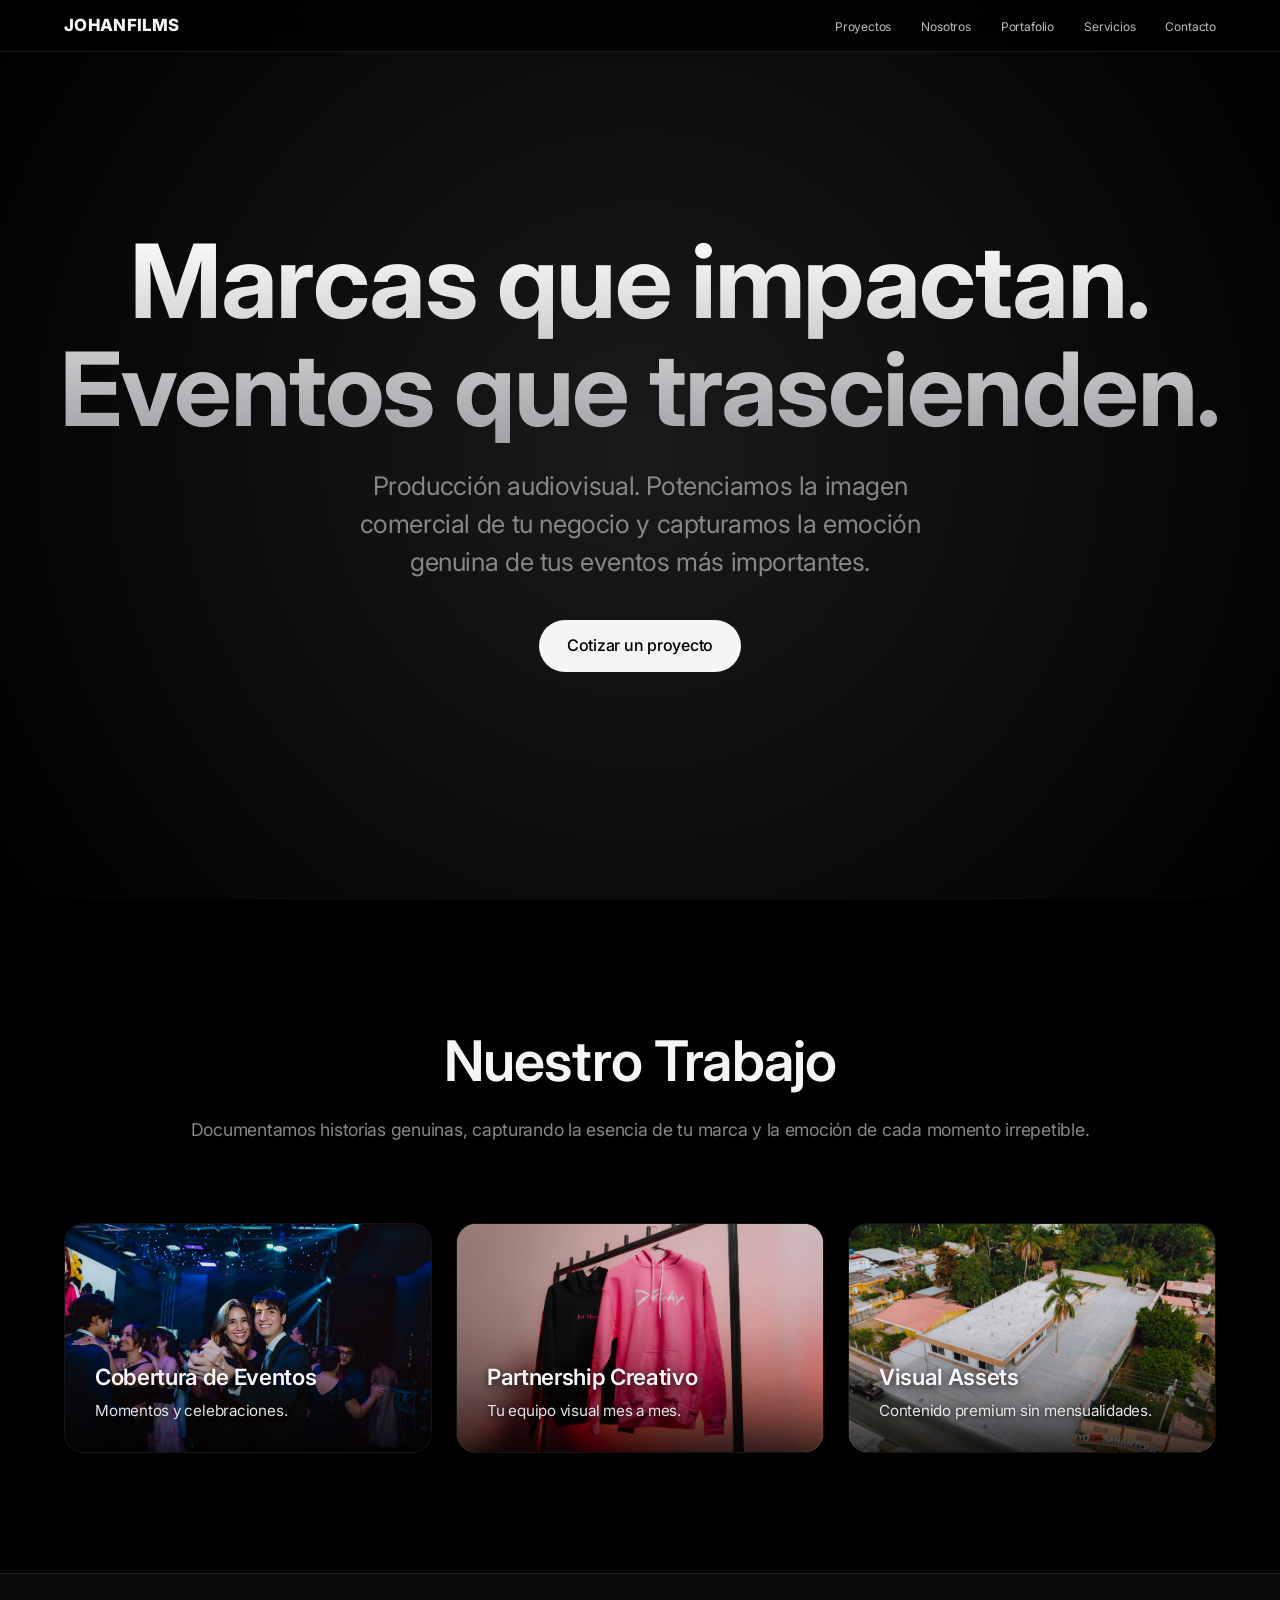
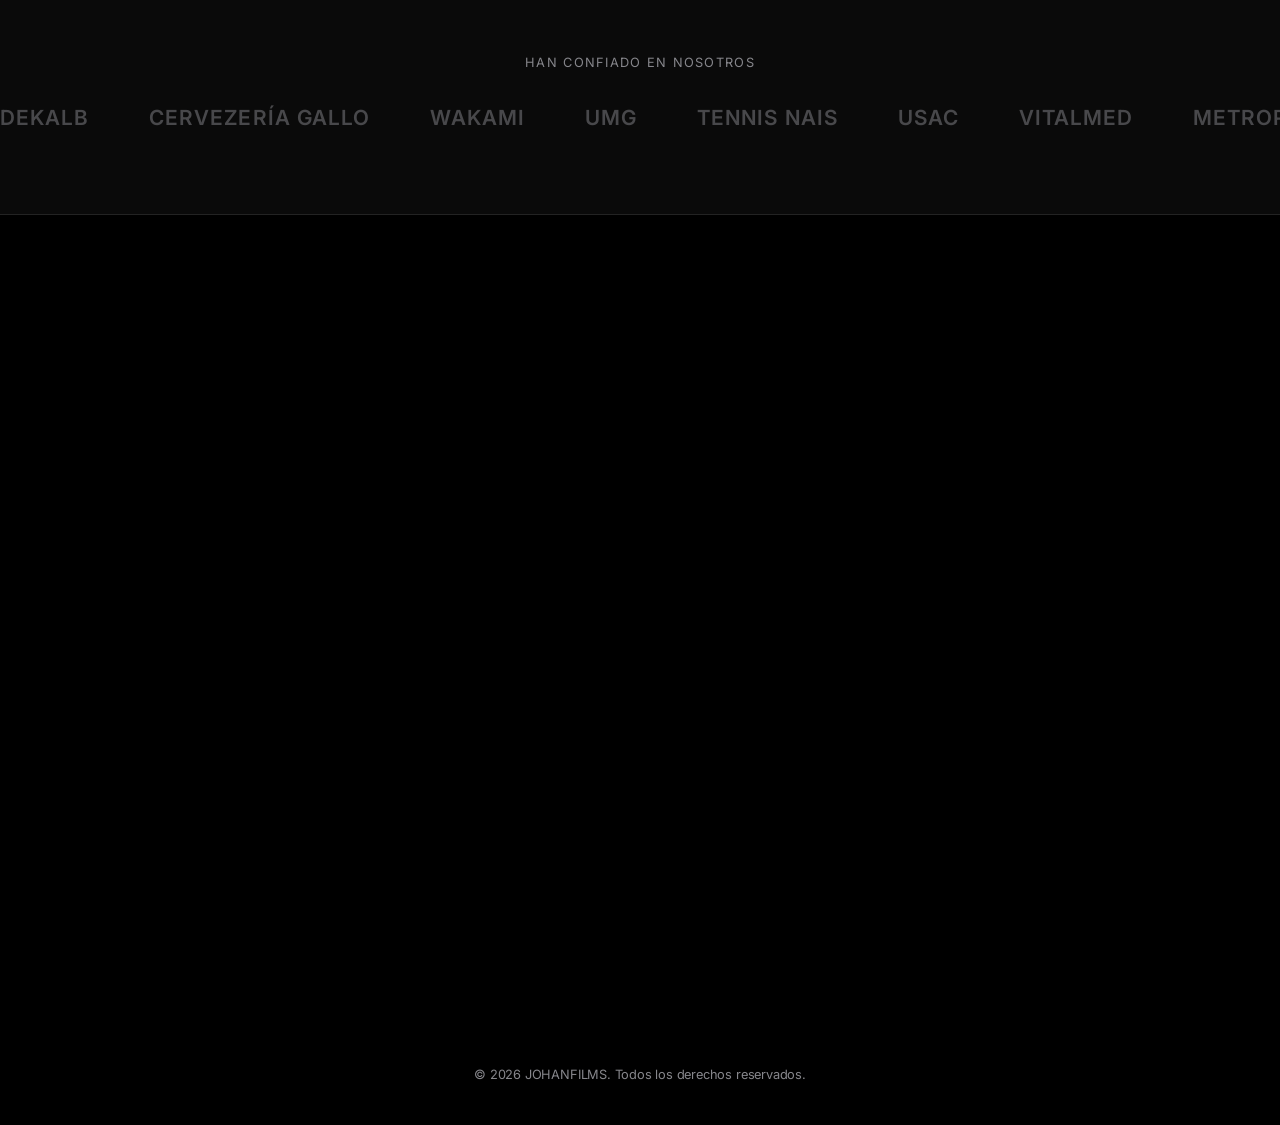
<file: index.html>
<!DOCTYPE html>
<html lang="es">
<head>
    <meta charset="UTF-8">
    <meta name="viewport" content="width=device-width, initial-scale=1.0">
    <title>JohanFilms | Producción Audiovisual Premium</title>
    
    <!-- Fuente Inter (Estilo Apple) -->
    <link rel="preconnect" href="https://fonts.googleapis.com">
    <link rel="preconnect" href="https://fonts.gstatic.com" crossorigin>
    <link href="https://fonts.googleapis.com/css2?family=Inter:wght@300;400;500;600;700;800&display=swap" rel="stylesheet">
    <!-- Fuente Inter (Estilo Apple) -->
    <link rel="preconnect" href="https://fonts.googleapis.com">
    <link rel="preconnect" href="https://fonts.gstatic.com" crossorigin>
    <link href="https://fonts.googleapis.com/css2?family=Inter:wght@300;400;500;600;700;800&display=swap" rel="stylesheet">
    
    <!-- NUEVO: Estilos del Carrusel Swiper -->
    <link rel="stylesheet" href="https://cdn.jsdelivr.net/npm/swiper@11/swiper-bundle.min.css" />

    <!-- Nav, menú móvil y animación de scroll compartidos con el resto del sitio -->
    <link rel="stylesheet" href="assets/css/site-nav.css">
    <script src="assets/js/site-nav.js" defer></script>

    <style>
        /* 1. Cobertura de Eventos - Tonos Cálidos (Celebración) */
/* Ajuste para contenido vertical 9:16 */
/* Elimina el fondo negro de todos los niveles del carrusel */
.mySwiper, 
.swiper-wrapper, 
.swiper-slide, 
.swiper-slide video, 
.swiper-slide img {
    background: transparent !important;
    background-color: transparent !important;
}
.media-frame video.vertical{
    width: auto !important;
    height: 100% !important;
    max-width: 100% !important;
    object-fit: contain !important;
    background: transparent !important;
}

.swiper-slide{
    overflow: hidden !important;
}
.media-frame{
    background: transparent !important;
}
/* Asegura que el contenedor del carrusel no tenga sombra interna negra */
.mySwiper {
    background: none !important;
}

.swiper-slide video.vertical, .swiper-slide img.vertical {
    width: auto !important;
    height: 100% !important;
    max-width: 100%;
    margin: 0 auto;
object-fit: contain !important;
    border-radius: 20px;
}
/* Asegura que los controles del video no rompan la estética premium */
video::-webkit-media-controls-enclosure {
    background-color: rgba(0, 0, 0, 0) !important;
    border-radius: 20px;
}
/* Refuerzo de contraste para los títulos */
.project-card h3 {
    font-size: 1.4rem;
    font-weight: 700;
    margin-bottom: 8px;
    text-shadow: 0 2px 15px rgba(0,0,0,1); /* Máxima legibilidad */
}

.project-card p {
    font-size: 0.9rem;
    opacity: 0.9;
    text-shadow: 0 1px 10px rgba(0,0,0,1);
}
        :root {
            --black: #000000;
            --dark-gray: #1d1d1f;
            --apple-gray: #f5f5f7;
            --text-secondary: #86868b;
            --accent: #2997ff; 
            --border: rgba(255, 255, 255, 0.1);
            --font-main: 'Inter', sans-serif;
        }

        *, *::before, *::after { 
            box-sizing: border-box; 
            margin: 0; 
            padding: 0; 
            letter-spacing: -0.015em; 
        }

        html { scroll-behavior: smooth; }

        body {
            background: var(--black);
            color: var(--apple-gray);
            font-family: var(--font-main);
            line-height: 1.47059;
            overflow-x: hidden;
            -webkit-font-smoothing: antialiased;
        }

        /* --- HERO SECTION --- */
        .hero {
            height: 100vh;
            display: flex;
            flex-direction: column;
            justify-content: center;
            align-items: center;
            text-align: center;
            padding: 0 20px;
            background: radial-gradient(circle at center, #1a1a1a 0%, #000 100%);
        }

        .hero-title {
            font-size: clamp(3rem, 8vw, 6.5rem);
            font-weight: 700;
            line-height: 1.05;
            margin-bottom: 24px;
            background: linear-gradient(180deg, #fff 0%, #a1a1a6 100%);
            -webkit-background-clip: text;
            -webkit-text-fill-color: transparent;
        }

        .hero-subtitle { font-size: clamp(1.2rem, 2.5vw, 1.6rem); color: var(--text-secondary); max-width: 650px; margin-bottom: 40px; font-weight: 400; }

        /* --- BOTONES --- */
        .btn { padding: 14px 28px; border-radius: 30px; font-size: 1rem; font-weight: 500; text-decoration: none; transition: all 0.3s cubic-bezier(0.4, 0, 0.2, 1); display: inline-block; }
        .btn-primary { background: var(--apple-gray); color: var(--black); }
        .btn-primary:hover { transform: scale(1.02); background: #fff; }

        /* --- PORTAFOLIO --- */
        .section { padding: 120px 5%; max-width: 1400px; margin: 0 auto; }
        .section-header { text-align: center; margin-bottom: 80px; }
        .section-header h2 { font-size: clamp(2rem, 5vw, 3.5rem); margin-bottom: 15px; font-weight: 600; }

        .grid { display: grid; grid-template-columns: repeat(auto-fit, minmax(350px, 1fr)); gap: 24px; }
        .project-card { background: var(--dark-gray); aspect-ratio: 16/10; border-radius: 20px; overflow: hidden; position: relative; cursor: pointer; border: 1px solid var(--border); transition: transform 0.4s ease; }
        .project-card:hover { transform: scale(1.01); }
        .project-img { width: 100%; height: 100%; object-fit: cover; opacity: 0.5; transition: opacity 0.6s ease, transform 0.6s ease; }
        .project-card:hover .project-img { opacity: 0.8; transform: scale(1.03); }
        .project-info { position: absolute; bottom: 30px; left: 30px; right: 30px; }
        .project-info h3 { font-size: 1.4rem; margin-bottom: 6px; font-weight: 600; z-index: 2; }
        .project-info p { color: var(--apple-gray); font-size: 0.95rem; opacity: 0.8; }

        /* --- MODAL (VENTANA FLOTANTE) --- */
        .modal { display: none; position: fixed; z-index: 2000; left: 0; top: 0; width: 100%; height: 100%; background-color: rgba(0, 0, 0, 0.6); backdrop-filter: blur(15px); -webkit-backdrop-filter: blur(15px); opacity: 0; transition: opacity 0.2s ease; }
        .modal.show { display: flex; align-items: center; justify-content: center; opacity: 1; }
        .modal-content { background-color: var(--dark-gray); border: 1px solid var(--border); border-radius: 24px; padding: 40px; width: 90%; max-width: 800px; position: relative; transform: translateY(30px) scale(0.95); transition: transform 0.4s cubic-bezier(0.16, 1, 0.3, 1); }
        .modal.show .modal-content { transform: translateY(0) scale(1); }
        .close-btn { position: absolute; top: 20px; right: 25px; color: var(--text-secondary); font-size: 28px; font-weight: 300; cursor: pointer; transition: color 0.3s; }
        .close-btn:hover { color: #fff; }

        /* --- CARRUSEL INFINITO DE MARCAS --- */
        .marquee-container {
            padding: 80px 0;
            overflow: hidden;
            background: #0a0a0a;
            border-top: 1px solid var(--border);
            border-bottom: 1px solid var(--border);
        }

        .marquee {
            display: flex;
            width: max-content;
            animation: scrollMarquee 45s linear infinite;
        }

        .marquee:hover { animation-play-state: paused; }

        .marquee-content {
            display: flex;
            gap: 60px;
            padding-right: 60px;
        }

        .marquee-content span {
            font-size: 1.3rem;
            font-weight: 600;
            color: var(--text-secondary);
            text-transform: uppercase;
            letter-spacing: 0.05em;
            opacity: 0.5;
            transition: opacity 0.3s, color 0.3s;
            cursor: default;
            white-space: nowrap;
        }

        .marquee-content span:hover {
            opacity: 1;
            color: var(--apple-gray);
        }

        @keyframes scrollMarquee {
            0% { transform: translateX(0); }
            100% { transform: translateX(-50%); }
        }

        /* --- FORMULARIO DE CONTACTO --- */
        .contact-container { max-width: 500px; margin: 0 auto; }
        .form-group { margin-bottom: 24px; }
        input, select, textarea { width: 100%; padding: 18px; background: var(--dark-gray); border: 1px solid var(--border); border-radius: 14px; color: #fff; font-family: var(--font-main); font-size: 1rem; outline: none; transition: border-color 0.3s, background-color 0.3s; }
        input:focus, select:focus, textarea:focus { border-color: var(--accent); background: #252528; }
        .btn-send { width: 100%; background: var(--apple-gray); color: var(--black); border: none; padding: 18px; border-radius: 14px; font-weight: 600; cursor: pointer; font-size: 1rem; transition: transform 0.3s, background 0.3s; }
        .btn-send:hover { background: #fff; transform: scale(1.01); }

        /* --- RESPONSIVE --- */
        @media (max-width: 768px) {
            .hero-title{ font-size: 3.5rem; }
            .section{ padding: 80px 20px; }
            .modal-content{ padding: 30px 20px; }
        }

        /* --- FOOTER --- */
        footer { padding: 40px; text-align: center; display: flex; flex-direction: column; align-items: center; gap: 20px; }
        .social-links a { color: var(--apple-gray); text-decoration: none; font-size: 0.9rem; margin: 0 10px; transition: color 0.3s; opacity: 0.7; }
        .social-links a:hover { opacity: 1; }
        .footer-copy { color: var(--text-secondary); font-size: 0.8rem; }
        /* Estilo para redondear el carrusel de Johan Films */
/* Estilo definitivo para redondear el carrusel de Johan Films */
.mySwiper {
    border-radius: 20px !important;
    overflow: hidden !important;
    width: 100%;
    height: 100%;
    /* Truco para Mac/Safari: fuerza el recorte de las esquinas */
    -webkit-mask-image: -webkit-radial-gradient(white, black);
}

.mySwiper img, .mySwiper video {
    border-radius: 20px !important;
    object-fit: cover;
    display: block;
}

/* Forzamos el recorte también en las diapositivas individuales */
.swiper-slide {
    border-radius: 20px !important;
    overflow: hidden !important;
}

/* Efecto de elevación para las tarjetas/botones de proyectos */
.project-card {
    transition: transform 0.3s cubic-bezier(0.25, 1, 0.5, 1), box-shadow 0.3s ease;
    cursor: pointer;
    
}

/* Cuando el mouse pasa por encima (Hover) */
/* Hover de las tarjetas */
.project-card:hover {
    transform: translateY(-8px) scale(1.03);
    box-shadow: 0 20px 40px rgba(0, 0, 0, 0.4);
    border-color: var(--accent);
}

/* Transición suave */
.project-card {
    transition:
        transform 0.4s cubic-bezier(0.165, 0.84, 0.44, 1),
        box-shadow 0.4s ease,
        border-color 0.4s ease;
}
.project-card{
    overflow: hidden;
    position: relative;
}

.project-card::before{
    content: "";
    position: absolute;
    inset: 0;

    background: inherit;
    background-size: cover;
    background-position: center;

    transform: scale(1.02);

    z-index: 0;
}
/* =========================================
   FONDOS DE CADA TARJETA
========================================= */

/* Eventos */
.card-eventos {
    background-image:
        linear-gradient(
            to top,
            rgba(0,0,0,0.78) 0%,
            rgba(0,0,0,0.45) 18%,
            rgba(0,0,0,0.20) 35%,
            rgba(0,0,0,0.05) 55%,
            rgba(0,0,0,0.00) 75%
        ),
        url('portafolio/gradfoto-13.webp');

    background-size: cover;
    background-position: center;
}

/* Partnership */
.card-partnership {
    background-image:
        linear-gradient(
            to top,
            rgba(0,0,0,0.78) 0%,
            rgba(0,0,0,0.45) 18%,
            rgba(0,0,0,0.20) 35%,
            rgba(0,0,0,0.05) 55%,
            rgba(0,0,0,0.00) 75%
        ),
        url('portafolio/Hoodie-19.webp');

    background-size: cover;
    background-position: center;
}

/* Wellness */
.card-wellness {
     background-image:
        linear-gradient(
            to top,
            rgba(0,0,0,0.78) 0%,
            rgba(0,0,0,0.45) 18%,
            rgba(0,0,0,0.20) 35%,
            rgba(0,0,0,0.05) 55%,
            rgba(0,0,0,0.00) 75%
        ),
        url('portafolio/Locales V2-9.webp');

    background-size: cover;
    background-position: center;
}

/* Contraste del texto */
.project-info h3 {
    text-shadow: 0 2px 10px rgba(0,0,0,0.9);
}

.project-info p {
    text-shadow: 0 1px 5px rgba(0,0,0,0.9);
    opacity: 0.92;
}
/* --- ESTILOS SHOWCASE (Imagen, Video y Línea) --- */
        .showcase-image-container {
            width: 100%;
            max-width: 1100px;
            margin: 0 auto 100px;
            padding: 0 20px;
        }

        .showcase-image {
            width: 100%;
            height: auto;
            border-radius: 28px;
            object-fit: cover;
            display: block;
            box-shadow: 0 20px 50px rgba(0,0,0,0.5);
            border: 1px solid rgba(255,255,255,0.05);
        }

        .showcase-split-section {
            display: flex;
            align-items: center;
            justify-content: space-between;
            gap: 80px;
            padding: 100px 0;
            margin-top: 80px;
            border-top: 1px solid var(--border); /* ESTA ES LA LÍNEA QUE BUSCAMOS */
        }

        .showcase-video-container {
            flex: 1;
            max-width: 380px; 
            width: 100%;
            aspect-ratio: 9 / 16; 
            border-radius: 32px;
            overflow: hidden;
            border: 1px solid var(--border);
            box-shadow: 0 15px 40px rgba(0,0,0,0.5);
            background: transparent;
        }

        .showcase-vertical-video {
            width: 100%;
            height: 100%;
            object-fit: cover;
            display: block;
        }

        .showcase-text-container {
            flex: 1.2;
            text-align: left;
        }

        .showcase-text-card { margin-bottom: 50px; }

        .showcase-text-card h3 {
            font-size: 1.1rem;
            color: var(--accent);
            text-transform: uppercase;
            letter-spacing: 0.1em;
            margin-bottom: 15px;
            font-weight: 700;
        }

        .showcase-text-card p {
            font-size: 1.8rem;
            color: #fff;
            font-weight: 600;
            line-height: 1.3;
            letter-spacing: -0.02em;
        }

        /* --- ESTA ES LA SOLUCIÓN PARA LAS MARCAS --- */
        .brands-container {
            display: flex;
            justify-content: center;
            align-items: center;
            gap: 40px; 
            flex-wrap: wrap; /* Esto evita que la página se minimice o se estire */
            max-width: 1000px;
            margin: 0 auto;
            padding: 0 20px;
        }

        .brand-item {
            font-size: 1rem;
            font-weight: 600;
            color: #fff;
            letter-spacing: 0.1em;
            white-space: nowrap; /* Mantiene el nombre de la marca en una sola línea */
        }
        /* Al final de tus estilos */
        textarea {
            resize: none;
            outline: none;
        }


/* =========================================================
   FIX FINAL JOHANFILMS — Loader premium + videos controlados
   ========================================================= */
.modal-content{
    width: min(92vw, 900px);
    max-height: 92vh;
    overflow: hidden;
}

.mySwiper{
    width: 100% !important;
    aspect-ratio: 16 / 9 !important;
    height: auto !important;
    max-height: 65vh !important;
    border-radius: 20px !important;
    overflow: hidden !important;
    background: transparent !important;
    position: relative !important;
}

.swiper-wrapper,
.swiper-slide{
    width: 100% !important;
    height: 100% !important;
}

.swiper-slide{
    display: flex !important;
    justify-content: center !important;
    align-items: center !important;
    overflow: hidden !important;
    background: transparent !important;
    border-radius: 20px !important;
}

.media-frame{
    position: relative;
    width: 100%;
    height: 100%;
    max-width: 100%;
    max-height: 100%;
    display: flex;
    justify-content: center;
    align-items: center;
    overflow: hidden;
    background: transparent;
    border-radius: 20px;
}

.media-frame img,
.media-frame video{
    display: block;
    max-width: 100%;
    max-height: 100%;
    border-radius: 20px;
    background: transparent;
}

.media-frame img{
    width: 100%;
    height: 100%;
    object-fit: cover;
}

.media-frame video{
    width: 100%;
    height: 100%;
    object-fit: contain;
}

.media-frame video.vertical,
.media-frame img.vertical{
    width: auto !important;
    height: 100% !important;
    max-width: 100% !important;
    max-height: 100% !important;
    object-fit: contain !important;
}

.video-loader{
    position: absolute;
    inset: 0;
    background: transparent;
    display: flex;
    justify-content: center;
    align-items: center;
    z-index: 10;
    transition: opacity 0.22s ease;
    border-radius: 20px;
}

.video-loader::before{
    content: "";
    position: absolute;
    width: 190px;
    height: 42px;
    border-radius: 999px;
    background: rgba(0,0,0,0.28);
    backdrop-filter: blur(10px);
    -webkit-backdrop-filter: blur(10px);
    z-index: -1;
}

.video-loader.hidden{
    opacity: 0;
    pointer-events: none;
}

.video-loader p{
    color: rgba(255,255,255,0.72);
    font-size: 13px;
    letter-spacing: 0.4px;
    margin: 0;
    font-weight: 400;
}

@media (max-width: 768px){
    .modal-content{
        width: 94vw;
        max-height: 90vh;
        padding: 28px 18px;
    }

    .mySwiper{
        max-height: 58vh !important;
    }
}
.project-card{
    border: 1px solid rgba(255,255,255,0.08);
    background-clip: padding-box;
}

.card-partnership{
    border-color: rgba(255,255,255,0.08);
    
}
.card-wellness{
    border-color: rgba(255,255,255,0.08);}


        
    </style>
</head>
<body>

<nav>
    <a href="index.html" class="nav-logo">JOHANFILMS</a>

    <div class="menu-toggle" id="menuToggle">
        <span></span>
        <span></span>
    </div>

    <ul class="nav-links" id="navLinks">
        <li><a href="index.html">Proyectos</a></li>
        <li><a href="nosotros.html">Nosotros</a></li>
         <li><a href="Portafolio.html">Portafolio</a></li>
          <li><a href="servicios.html">Servicios</a></li>
        <li><a href="contacto.html">Contacto</a></li>
    </ul>
</nav>

<section class="hero reveal active">
    <h1 class="hero-title">Marcas que impactan.<br>Eventos que trascienden.</h1>
    <p class="hero-subtitle">Producción audiovisual. Potenciamos la imagen comercial de tu negocio y capturamos la emoción genuina de tus eventos más importantes.</p>
    <div class="hero-actions">
        <a href="#contacto" class="btn btn-primary">Cotizar un proyecto</a>
    </div>
</section>

<section class="section" id="proyectos">
    <div class="section-header reveal">
        <h2>Nuestro Trabajo</h2>
        <p style="color: var(--text-secondary); font-size: 1.1rem;">Documentamos historias genuinas, capturando la esencia de tu marca y la emoción de cada momento irrepetible.</p>
    </div>
    <div class="grid">
       <!-- Botón 1: Cobertura de Eventos -->
<div class="project-card reveal card-eventos" data-index="0">
    <div class="project-info">
        <h3>Cobertura de Eventos</h3>
        <p>Momentos y celebraciones.</p>
    </div>
</div>

<!-- Botón 2: Partnership Creativo -->
<div class="project-card reveal card-partnership" style="transition-delay: 0.1s;" data-index="1">
    <div class="project-info">
        <h3>Partnership Creativo</h3>
        <p>Tu equipo visual mes a mes.</p>
    </div>
</div>

<!-- Botón 3: Visual Assets -->
<div class="project-card reveal card-wellness" style="transition-delay: 0.2s;" data-index="2">
    <div class="project-info">
        <h3>Visual Assets</h3>
        <p>Contenido premium sin mensualidades.</p>
    </div>
</div>
    </div>
</section>

<!-- CARRUSEL INFINITO DE MARCAS -->
<section class="marquee-container reveal">
    <p style="text-align: center; color: var(--text-secondary); font-size: 0.8rem; text-transform: uppercase; letter-spacing: 0.1em; margin-bottom: 30px;">Han confiado en nosotros</p>
    <div class="marquee">
        <!-- Grupo 1 -->
        <div class="marquee-content">
            <span>DekalB</span><span>Cervezería Gallo</span><span>Wakami</span><span>UMG</span><span>Tennis Nais</span><span>USAC</span><span>Vitalmed</span><span>Metroproyectos</span><span>Mealbox</span><span>Decora</span><span>Intecap</span><span>Plaza América</span><span>CityPlaza</span><span>Rejobot</span><span>Coca Cola Los Volcanes</span><span>Klampas</span><span>Prog. Moscamed</span><span>Mealbox</span><span>PL Beauty Aesthetic</span><span>SNK Store</span><span>Lias Bakery Coatepeque</span>
        </div>
        <!-- Grupo 2 (Duplicado idéntico para crear la ilusión de scroll infinito) -->
        <div class="marquee-content">
            <span>DekalB</span><span>Cervezería Gallo</span><span>Wakami</span><span>UMG</span><span>Tennis Nais</span><span>USAC</span><span>Vitalmed</span><span>Metroproyectos</span><span>Mealbox</span><span>Decora</span><span>Intecap</span><span>Plaza América</span><span>CityPlaza</span><span>Rejobot</span><span>Coca Cola Los Volcanes</span><span>Klampas</span><span>Prog. Moscamed</span><span>Mealbox</span><span>PL Beauty Aesthetic</span><span>SNK Store</span><span>Lias Bakery Coatepeque</span>
        </div>
    </div>
</section>

<section class="section" id="contacto">
    <div class="section-header reveal">
        <h2>Impulsemos tu marca.</h2>
        <p style="color: var(--text-secondary); font-size: 1.1rem;">Déjanos tus datos y diseñaremos la producción visual adecuada para tu empresa.</p>
    </div>
    
    <div class="contact-container reveal">
        <form id="waForm">
            <div class="form-group">
                <input type="text" id="nombre" placeholder="¿Cuál es tu nombre?" required>
            </div>
            <div class="form-group">
                <select id="servicio" required>
                    <option value="" disabled selected>Selecciona el servicio que necesitas</option>
                    <option value="Cobertura de Eventos">Cobertura de Eventos (Momentos inolvidables)</option>
                    <option value="Partnership Creativo">Partnership Creativo (Tu equipo visual mes a mes)</option>
                    <option value="Marcas & Wellness">Marcas & Wellness (Publicidad premium)</option>
                    <option value="Proyecto a la medida">Tengo otra idea en mente</option>
                </select>
            </div>
            <div class="form-group">
                <textarea id="mensaje" rows="4" placeholder="Cuéntanos brevemente sobre tu proyecto..." required></textarea>
            </div>
            <button type="submit" class="btn-send">Iniciar Conversación</button>
        </form>
    </div>
</section>

<!-- MODAL PARA PROYECTOS --><!-- MODAL PARA PROYECTOS CON CARRUSEL -->
<div id="projectModal" class="modal">
    <div class="modal-content">
        <span class="close-btn">&times;</span>
        <h2 id="modalTitle">Título del Proyecto</h2>
        <p id="modalCategory" style="color: var(--text-secondary); margin-bottom: 20px;">Categoría</p>
        
        <!-- Carrusel Swiper -->
<div class="swiper mySwiper" style="border-radius: 12px; overflow: hidden; aspect-ratio: 16/9; background: transparent;">
            <div class="swiper-wrapper" id="modalMediaContent">
                <!-- Aquí se inyectarán las fotos y videos automáticamente -->
            </div>
            <!-- Botones de navegación del carrusel -->
            <div class="swiper-button-next" style="color: rgba(255,255,255,0.8); transform: scale(0.7);"></div>
            <div class="swiper-button-prev" style="color: rgba(255,255,255,0.8); transform: scale(0.7);"></div>
            <div class="swiper-pagination"></div>
        </div>
        
        <p id="modalDescription" style="margin-top: 20px; font-size: 0.95rem; line-height: 1.6;">Descripción.</p>
    </div>
</div>

<!-- NUEVO: Script del Carrusel Swiper (Debe ir justo arriba de tu <script> principal) -->
<script src="https://cdn.jsdelivr.net/npm/swiper@11/swiper-bundle.min.js"></script>

<footer>
   
    <p class="footer-copy">&copy; 2026 JOHANFILMS. Todos los derechos reservados.</p>
</footer>

<script>
    // MODAL LOGIC
    const modal = document.getElementById("projectModal");
    const closeBtn = document.querySelector(".close-btn");
    const projectCards = document.querySelectorAll(".project-card");
    const modalTitle = document.getElementById("modalTitle");
    const modalCategory = document.getElementById("modalCategory");
    const modalDescription = document.getElementById("modalDescription");

   // Datos de tus proyectos con sus fotos y videos reales
    const projectData = [
        {
            title: "Cobertura de Eventos",
            category: "Tu evento no tiene límites, nuestras fotos tampoco.",
            description: "Capturamos la esencia de tus momentos más especiales. A través de fotografía artística y cinematografía de alta fidelidad, transformando tus celebraciones en recuerdos eternos que podrás revivir una y otra vez.",
media: [
  { type: 'video', url: 'Fotos/evento-video1.mp4' },
  { type: 'image', url: 'Fotos/evento-foto1.webp' },
  { type: 'image', url: 'Fotos/evento-foto2.webp' },
  { type: 'image', url: 'Fotos/evento-foto3.webp' },
  { type: 'image', url: 'Fotos/evento-foto4.webp' },
  { type: 'image', url: 'Fotos/evento-foto5.webp' }
  
]
        },
    {
    title: "Partnership Creativo",
    category: "Contenido para Redes Sociales & Estrategia",
    description: "Diseñamos un flujo constante de contenido de alto impacto en formato vertical (9:16) y fotografías que marcan la diferencia. Optimizamos cada pieza para Reels y TikTok, asegurando que tu marca mantenga una presencia profesional, dinámica y visualmente impecable todos los días.",
    media: [
         { type: 'video', url: 'Fotos_partnershipcreativo/partner-video1.mp4', },
           { type: 'video', url: 'Fotos_partnershipcreativo/partner-video2.mp4', },
        { type: 'image', url: 'Fotos_partnershipcreativo/partner-foto1.webp',  },
            { type: 'image', url: 'Fotos_partnershipcreativo/partner-foto4.webp',  },
          { type: 'image', url: 'Fotos_partnershipcreativo/partner-foto2.webp',  },
            { type: 'image', url: 'Fotos_partnershipcreativo/partner-foto3.webp',  }
          
       
    ]
},
        {
            title: "Visual Assets",
            category: "Paquetes por Proyecto",
            description: "Contenido de calidad sin contratos. Fotografía y video de alto impacto diseñados para empresas/marcas que necesitan renovar su imagen o lanzar un proyecto específico de manera inmediata.",
            media: [
                { type: 'video', url: 'Visual/visual-video1.mp4' },
                { type: 'image', url: 'Visual/visual-foto1.webp' },
                 { type: 'image', url: 'Visual/visual-foto2.webp' },
                  { type: 'image', url: 'Visual/visual-foto3.webp' },
                   { type: 'image', url: 'Visual/visual-foto4.webp' },
                   { type: 'image', url: 'Visual/visual-foto5.webp' }
               
            ]
        }
    ];

    let swiperInstance = null; // Variable para controlar el carrusel

    projectCards.forEach((card, index) => {
        card.addEventListener('click', () => {
            modalTitle.innerText = projectData[index].title;
            modalCategory.innerText = projectData[index].category;
            modalDescription.innerText = projectData[index].description;
            
            // Generar los slides de fotos y videos
            const mediaContainer = document.getElementById("modalMediaContent");
            mediaContainer.innerHTML = ''; // Limpiamos el carrusel anterior
            
   // Generar cada slide con loader premium y contenedor seguro
            projectData[index].media.forEach((item, mediaIndex) => {
                const formatClass = item.format === 'vertical' ? 'vertical' : '';
                const mediaId = `project-media-${index}-${mediaIndex}`;

                let slideContent = '';

                if (item.type === 'image') {
                    slideContent = `
                        <div class="media-frame">
                            <img src="${item.url}" class="${formatClass}" alt="${projectData[index].title}">
                        </div>
                    `;
                } else if (item.type === 'video') {
                    slideContent = `
                        <div class="media-frame">
                            <div class="video-loader">
                                <p>Cargando experiencia...</p>
                            </div>

                            <video
                                id="${mediaId}"
                                src="${item.url}"
                                class="${formatClass}"
                                autoplay
                                muted
                                loop
                                playsinline
                                preload="auto"
                                disablepictureinpicture
                                controlslist="nodownload noplaybackrate nofullscreen">
                            </video>
                        </div>
                    `;
                }

                mediaContainer.innerHTML += `
                    <div class="swiper-slide">
                        ${slideContent}
                    </div>
                `;
            });

            // Loader + detección automática de videos verticales
            requestAnimationFrame(() => {
                const videos = mediaContainer.querySelectorAll('video');

                videos.forEach(video => {
                    const frame = video.closest('.media-frame');
                    const loader = frame ? frame.querySelector('.video-loader') : null;

                    const hideLoader = () => {
                        if (loader) loader.classList.add('hidden');
                    };

                    const lockVideoSize = () => {
                        if (video.videoHeight > video.videoWidth) {
                            video.classList.add('vertical');
                        } else {
                            video.classList.remove('vertical');
                        }
                    };

                    video.addEventListener('loadedmetadata', () => {
                        lockVideoSize();
                        hideLoader();
                    });

                    video.addEventListener('loadeddata', hideLoader);
                    video.addEventListener('canplay', hideLoader);
                    video.addEventListener('canplaythrough', hideLoader);
                    video.addEventListener('playing', hideLoader);
                    video.addEventListener('error', hideLoader);

                    video.load();

                    video.play()
                        .then(hideLoader)
                        .catch(() => {
                            setTimeout(hideLoader, 450);
                        });

                    // Seguridad: nunca dejar el loader pegado aunque el navegador tarde o bloquee eventos.
                    setTimeout(hideLoader, 700);
                });
            });

            modal.classList.add("show");
            document.body.style.overflow = "hidden"; 

            // Inicializar o actualizar el carrusel
            if (swiperInstance) {
                swiperInstance.destroy(true, true);
            }
            swiperInstance = new Swiper(".mySwiper", {
                navigation: { nextEl: ".swiper-button-next", prevEl: ".swiper-button-prev" },
                pagination: { el: ".swiper-pagination", clickable: true },
                loop: false,
                grabCursor: true
            });
        });
    });

    closeBtn.addEventListener('click', () => {
        modal.classList.remove("show");
        setTimeout(() => { if(!modal.classList.contains("show")) document.body.style.overflow = "auto"; }, 400); 
    });

    window.addEventListener('click', (e) => {
        if (e.target === modal) {
            modal.classList.remove("show");
            setTimeout(() => { document.body.style.overflow = "auto"; }, 400);
        }
    });

    // WHATSAPP
    document.getElementById('waForm').addEventListener('submit', function(e) {
        e.preventDefault();
        const nombre = document.getElementById('nombre').value;
        const servicio = document.getElementById('servicio').value;
        const mensaje = document.getElementById('mensaje').value;
        const telefono = "50247474348"; 
        const texto = `Hola JohanFilms. Te escribo de parte de ${nombre}. Nos interesa el servicio de "${servicio}". Detalles del proyecto: ${mensaje}`;
        const url = `https://wa.me/${telefono}?text=${encodeURIComponent(texto)}`;
        window.open(url, '_blank');
    });
</script>

</body>
</html>
</file>
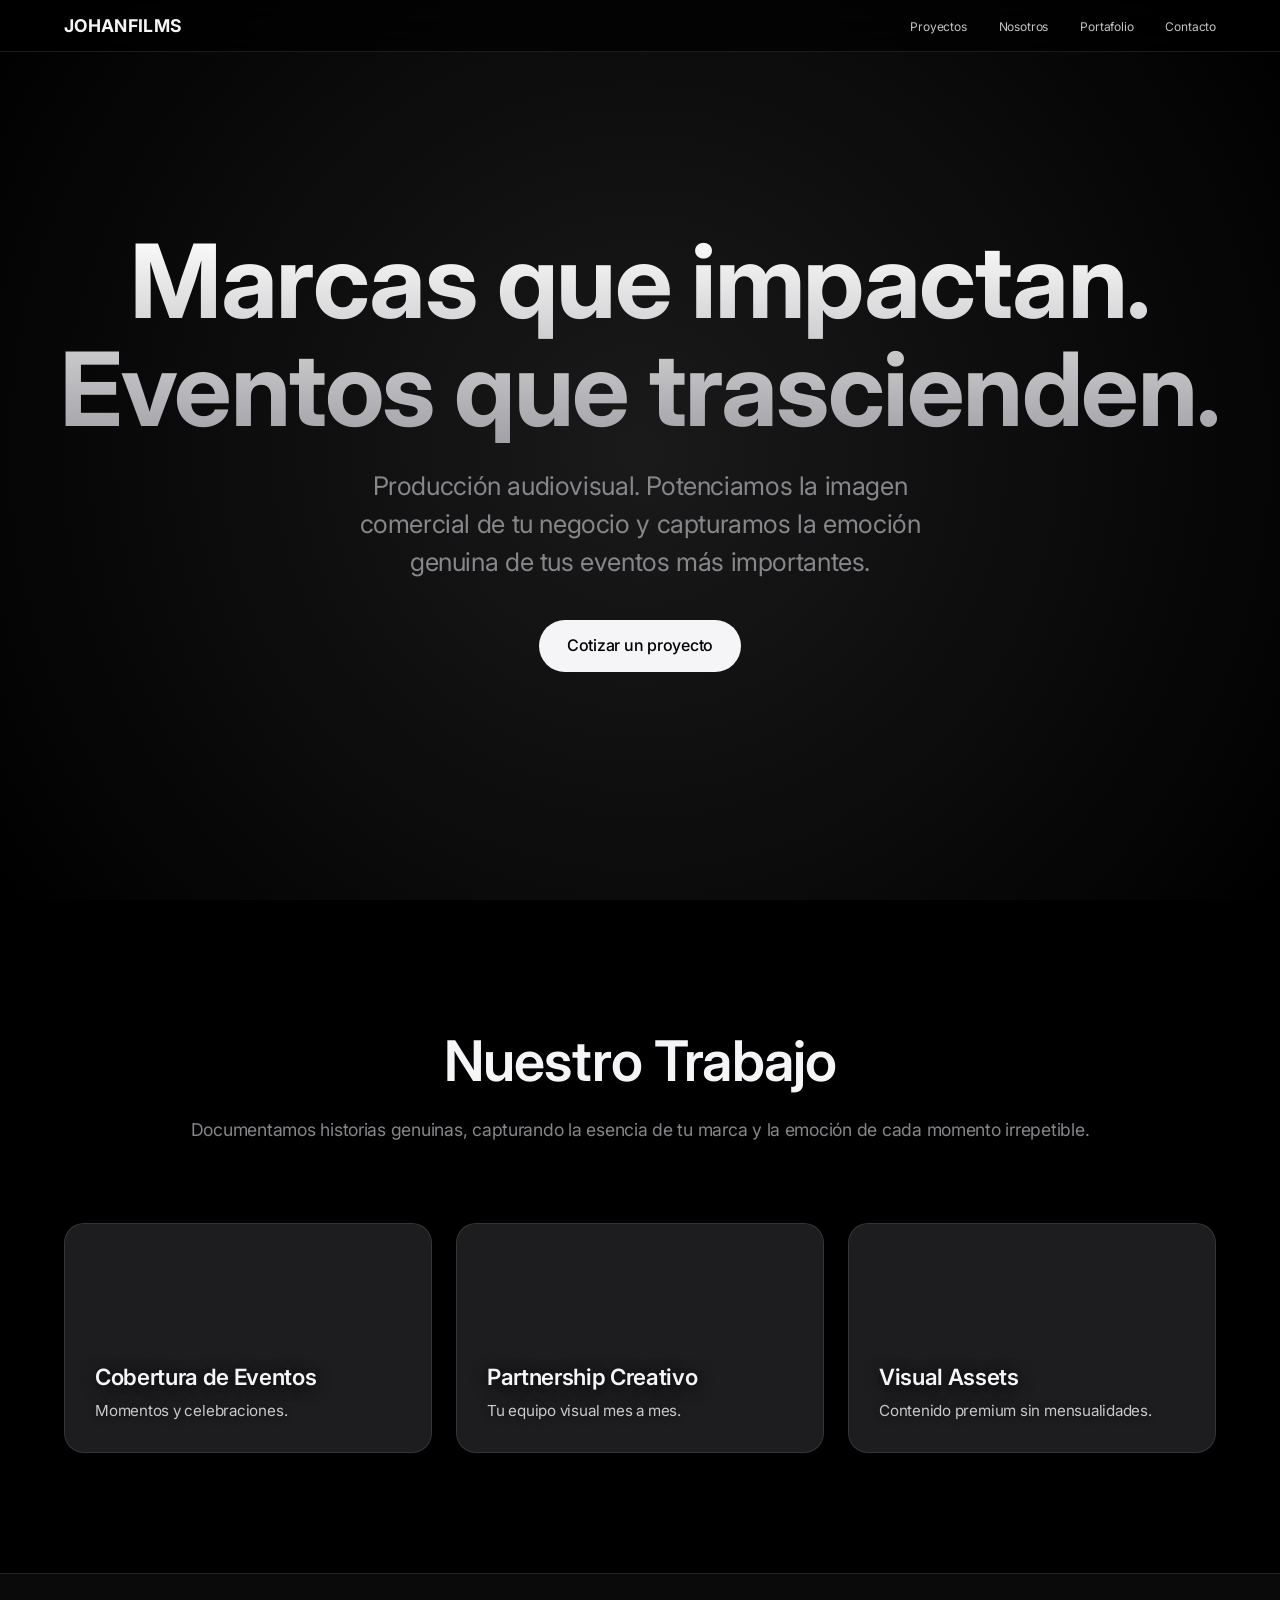
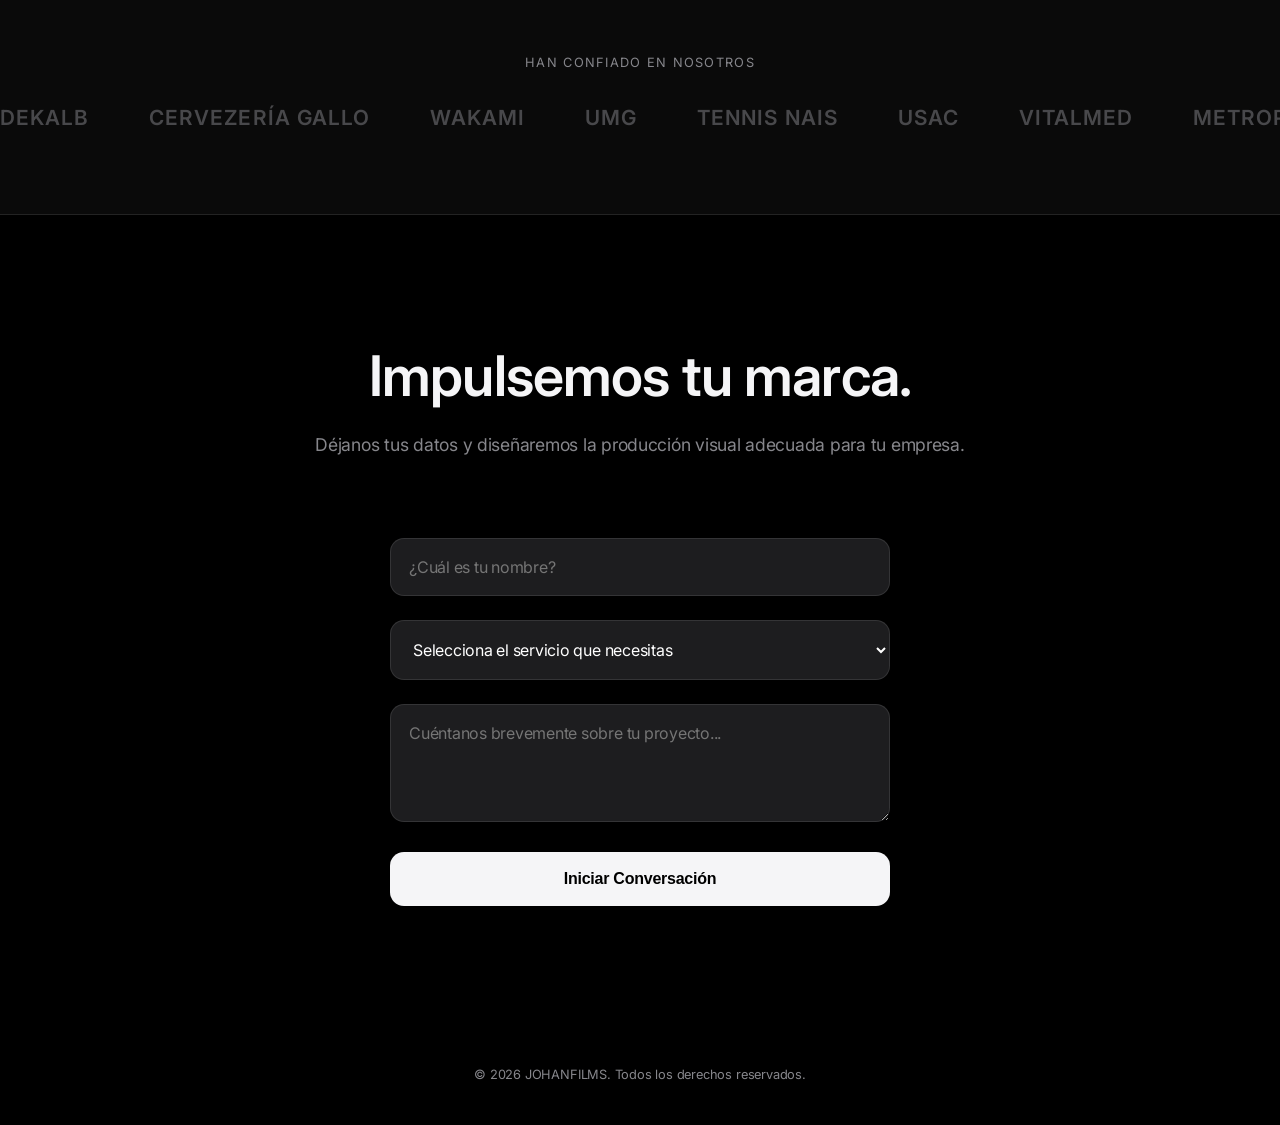
<file: HTML/index.html>
<!DOCTYPE html>
<html lang="es">
<head>
    <meta charset="UTF-8">
    <meta name="viewport" content="width=device-width, initial-scale=1.0">
    <title>JohanFilms | Producción Audiovisual Premium</title>
    
    <!-- Fuente Inter (Estilo Apple) -->
    <link rel="preconnect" href="https://fonts.googleapis.com">
    <link rel="preconnect" href="https://fonts.gstatic.com" crossorigin>
    <link href="https://fonts.googleapis.com/css2?family=Inter:wght@300;400;500;600;700;800&display=swap" rel="stylesheet">
    <!-- Fuente Inter (Estilo Apple) -->
    <link rel="preconnect" href="https://fonts.googleapis.com">
    <link rel="preconnect" href="https://fonts.gstatic.com" crossorigin>
    <link href="https://fonts.googleapis.com/css2?family=Inter:wght@300;400;500;600;700;800&display=swap" rel="stylesheet">
    
    <!-- NUEVO: Estilos del Carrusel Swiper -->
    <link rel="stylesheet" href="https://cdn.jsdelivr.net/npm/swiper@11/swiper-bundle.min.css" />


    <style>
        /* 1. Cobertura de Eventos - Tonos Cálidos (Celebración) */
/* Ajuste para contenido vertical 9:16 */
/* Elimina el fondo negro de todos los niveles del carrusel */
.mySwiper, 
.swiper-wrapper, 
.swiper-slide, 
.swiper-slide video, 
.swiper-slide img {
    background: transparent !important;
    background-color: transparent !important;
}

/* Asegura que el contenedor del carrusel no tenga sombra interna negra */
.mySwiper {
    background: none !important;
}

.swiper-slide video.vertical, .swiper-slide img.vertical {
    width: auto !important;
    height: 100% !important;
    max-width: 100%;
    margin: 0 auto;
object-fit: contain !important;
    border-radius: 20px;
}
/* Asegura que los controles del video no rompan la estética premium */
video::-webkit-media-controls-enclosure {
    background-color: rgba(0, 0, 0, 0) !important;
    border-radius: 20px;
}
/* Refuerzo de contraste para los títulos */
.project-card h3 {
    font-size: 1.4rem;
    font-weight: 700;
    margin-bottom: 8px;
    text-shadow: 0 2px 15px rgba(0,0,0,1); /* Máxima legibilidad */
}

.project-card p {
    font-size: 0.9rem;
    opacity: 0.9;
    text-shadow: 0 1px 10px rgba(0,0,0,1);
}
        :root {
            --black: #000000;
            --dark-gray: #1d1d1f;
            --apple-gray: #f5f5f7;
            --text-secondary: #86868b;
            --accent: #2997ff; 
            --border: rgba(255, 255, 255, 0.1);
            --font-main: 'Inter', sans-serif;
        }

        *, *::before, *::after { 
            box-sizing: border-box; 
            margin: 0; 
            padding: 0; 
            letter-spacing: -0.015em; 
        }

        html { scroll-behavior: smooth; }

        body {
            background: var(--black);
            color: var(--apple-gray);
            font-family: var(--font-main);
            line-height: 1.47059;
            overflow-x: hidden;
            -webkit-font-smoothing: antialiased;
        }

        /* --- NAVEGACIÓN --- */
        nav {
            position: fixed;
            top: 0; left: 0; right: 0;
            z-index: 1000;
            display: flex;
            align-items: center;
            justify-content: space-between;
            padding: 0 5%;
            height: 52px;
            background: rgba(0, 0, 0, 0.7);
            backdrop-filter: saturate(180%) blur(20px);
            -webkit-backdrop-filter: saturate(180%) blur(20px);
            border-bottom: 1px solid var(--border);
        }

        .nav-logo {
            font-weight: 700;
            font-size: 1.1rem;
            color: var(--apple-gray);
            text-decoration: none;
            letter-spacing: 0.02em;
            z-index: 1001;
        }

        .nav-links { display: flex; gap: 32px; list-style: none; }
        .nav-links a { color: var(--apple-gray); opacity: 0.8; text-decoration: none; font-size: 0.75rem; font-weight: 400; transition: opacity 0.3s ease; }
        .nav-links a:hover { opacity: 1; }

        /* --- HERO SECTION --- */
        .hero {
            height: 100vh;
            display: flex;
            flex-direction: column;
            justify-content: center;
            align-items: center;
            text-align: center;
            padding: 0 20px;
            background: radial-gradient(circle at center, #1a1a1a 0%, #000 100%);
        }

        .hero-title {
            font-size: clamp(3rem, 8vw, 6.5rem);
            font-weight: 700;
            line-height: 1.05;
            margin-bottom: 24px;
            background: linear-gradient(180deg, #fff 0%, #a1a1a6 100%);
            -webkit-background-clip: text;
            -webkit-text-fill-color: transparent;
        }

        .hero-subtitle { font-size: clamp(1.2rem, 2.5vw, 1.6rem); color: var(--text-secondary); max-width: 650px; margin-bottom: 40px; font-weight: 400; }

        /* --- BOTONES --- */
        .btn { padding: 14px 28px; border-radius: 30px; font-size: 1rem; font-weight: 500; text-decoration: none; transition: all 0.3s cubic-bezier(0.4, 0, 0.2, 1); display: inline-block; }
        .btn-primary { background: var(--apple-gray); color: var(--black); }
        .btn-primary:hover { transform: scale(1.02); background: #fff; }

        /* --- PORTAFOLIO --- */
        .section { padding: 120px 5%; max-width: 1400px; margin: 0 auto; }
        .section-header { text-align: center; margin-bottom: 80px; }
        .section-header h2 { font-size: clamp(2rem, 5vw, 3.5rem); margin-bottom: 15px; font-weight: 600; }

        .grid { display: grid; grid-template-columns: repeat(auto-fit, minmax(350px, 1fr)); gap: 24px; }
        .project-card { background: var(--dark-gray); aspect-ratio: 16/10; border-radius: 20px; overflow: hidden; position: relative; cursor: pointer; border: 1px solid var(--border); transition: transform 0.4s ease; }
        .project-card:hover { transform: scale(1.01); }
        .project-img { width: 100%; height: 100%; object-fit: cover; opacity: 0.5; transition: opacity 0.6s ease, transform 0.6s ease; }
        .project-card:hover .project-img { opacity: 0.8; transform: scale(1.03); }
        .project-info { position: absolute; bottom: 30px; left: 30px; right: 30px; }
        .project-info h3 { font-size: 1.4rem; margin-bottom: 6px; font-weight: 600; }
        .project-info p { color: var(--apple-gray); font-size: 0.95rem; opacity: 0.8; }

        /* --- MODAL (VENTANA FLOTANTE) --- */
        .modal { display: none; position: fixed; z-index: 2000; left: 0; top: 0; width: 100%; height: 100%; background-color: rgba(0, 0, 0, 0.6); backdrop-filter: blur(15px); -webkit-backdrop-filter: blur(15px); opacity: 0; transition: opacity 0.2s ease; }
        .modal.show { display: flex; align-items: center; justify-content: center; opacity: 1; }
        .modal-content { background-color: var(--dark-gray); border: 1px solid var(--border); border-radius: 24px; padding: 40px; width: 90%; max-width: 800px; position: relative; transform: translateY(30px) scale(0.95); transition: transform 0.4s cubic-bezier(0.16, 1, 0.3, 1); }
        .modal.show .modal-content { transform: translateY(0) scale(1); }
        .close-btn { position: absolute; top: 20px; right: 25px; color: var(--text-secondary); font-size: 28px; font-weight: 300; cursor: pointer; transition: color 0.3s; }
        .close-btn:hover { color: #fff; }

        /* --- CARRUSEL INFINITO DE MARCAS --- */
        .marquee-container {
            padding: 80px 0;
            overflow: hidden;
            background: #0a0a0a;
            border-top: 1px solid var(--border);
            border-bottom: 1px solid var(--border);
        }

        .marquee {
            display: flex;
            width: max-content;
            animation: scrollMarquee 45s linear infinite;
        }

        .marquee:hover { animation-play-state: paused; }

        .marquee-content {
            display: flex;
            gap: 60px;
            padding-right: 60px;
        }

        .marquee-content span {
            font-size: 1.3rem;
            font-weight: 600;
            color: var(--text-secondary);
            text-transform: uppercase;
            letter-spacing: 0.05em;
            opacity: 0.5;
            transition: opacity 0.3s, color 0.3s;
            cursor: default;
            white-space: nowrap;
        }

        .marquee-content span:hover {
            opacity: 1;
            color: var(--apple-gray);
        }

        @keyframes scrollMarquee {
            0% { transform: translateX(0); }
            100% { transform: translateX(-50%); }
        }

        /* --- FORMULARIO DE CONTACTO --- */
        .contact-container { max-width: 500px; margin: 0 auto; }
        .form-group { margin-bottom: 24px; }
        input, select, textarea { width: 100%; padding: 18px; background: var(--dark-gray); border: 1px solid var(--border); border-radius: 14px; color: #fff; font-family: var(--font-main); font-size: 1rem; outline: none; transition: border-color 0.3s, background-color 0.3s; }
        input:focus, select:focus, textarea:focus { border-color: var(--accent); background: #252528; }
        .btn-send { width: 100%; background: var(--apple-gray); color: var(--black); border: none; padding: 18px; border-radius: 14px; font-weight: 600; cursor: pointer; font-size: 1rem; transition: transform 0.3s, background 0.3s; }
        .btn-send:hover { background: #fff; transform: scale(1.01); }

        /* --- ANIMACIONES SCROLL --- */
        .reveal { opacity: 0; transform: translateY(40px); transition: opacity 0.8s cubic-bezier(0.5, 0, 0, 1), transform 0.8s cubic-bezier(0.5, 0, 0, 1); }
        .reveal.active { opacity: 1; transform: translateY(0); }

        /* --- RESPONSIVE --- */
        @media (max-width: 768px) {
            .nav-links { display: none; }
            .hero-title { font-size: 3.5rem; }
            .section { padding: 80px 20px; }
            .modal-content { padding: 30px 20px; }
        }

        /* --- FOOTER --- */
        footer { padding: 40px; text-align: center; display: flex; flex-direction: column; align-items: center; gap: 20px; }
        .social-links a { color: var(--apple-gray); text-decoration: none; font-size: 0.9rem; margin: 0 10px; transition: color 0.3s; opacity: 0.7; }
        .social-links a:hover { opacity: 1; }
        .footer-copy { color: var(--text-secondary); font-size: 0.8rem; }
        /* Estilo para redondear el carrusel de Johan Films */
/* Estilo definitivo para redondear el carrusel de Johan Films */
.mySwiper {
    border-radius: 20px !important;
    overflow: hidden !important;
    width: 100%;
    height: 100%;
    /* Truco para Mac/Safari: fuerza el recorte de las esquinas */
    -webkit-mask-image: -webkit-radial-gradient(white, black);
}

.mySwiper img, .mySwiper video {
    border-radius: 20px !important;
    object-fit: cover;
    display: block;
}

/* Forzamos el recorte también en las diapositivas individuales */
.swiper-slide {
    border-radius: 20px !important;
    overflow: hidden !important;
}

/* Efecto de elevación para las tarjetas/botones de proyectos */
.project-card {
    transition: transform 0.3s cubic-bezier(0.25, 1, 0.5, 1), box-shadow 0.3s ease;
    cursor: pointer;
}

/* Cuando el mouse pasa por encima (Hover) */
.project-card:hover {
    /* --- CONFIGURACIÓN DE FONDOS INDIVIDUALES --- */

/* 1. Eventos: Usamos tu foto optimizada de 351 KB */
.card-eventos {
    background-image: linear-gradient(rgba(0,0,0,0.4), rgba(0,0,0,0.85)), 
                      url('Fotos/evento-foto1.webp');
    background-size: cover;
    background-position: center;
}

/* 2. Partnership: Sugiero un tono oscuro profundo o una foto de producción */
.card-partnership {
    background-image: linear-gradient(rgba(0,0,0,0.5), rgba(0,0,0,0.9)), 
                      url('Videos/recorrido-plaza-real-frame.webp'); 
    background-size: cover;
    background-position: center;
}

/* 3. Wellness: Un tono verdoso/azulado muy sutil para salud y estética */
.card-wellness {
    background-image: linear-gradient(rgba(0,20,20,0.5), rgba(0,0,0,0.9)), 
                      url('Fotos/simulacion-arquitectura.webp');
    background-size: cover;
    background-position: center;
}

/* --- REFUERZO DE CONTRASTE --- */
.project-info h3 {
    text-shadow: 0 2px 10px rgba(0,0,0,0.9); /* Sombra para que el texto no se pierda */
}

.project-info p {
    text-shadow: 0 1px 5px rgba(0,0,0,0.9);
    opacity: 0.9;
}

/* Ajuste para que el hover sea suave */
.project-card {
    transition: transform 0.4s cubic-bezier(0.165, 0.84, 0.44, 1), box-shadow 0.4s ease;
}
    /* Hace que el botón sobresalga (crece un 3%) */
    transform: translateY(-8px) scale(1.03);
    
    /* Crea una sombra suave y profunda para dar efecto de altura */
    box-shadow: 0 20px 40px rgba(0, 0, 0, 0.4);
    
    /* Opcional: Si quieres que resalte un poco más el brillo */
    border-color: var(--accent);
}
/* --- ESTILOS SHOWCASE (Imagen, Video y Línea) --- */
        .showcase-image-container {
            width: 100%;
            max-width: 1100px;
            margin: 0 auto 100px;
            padding: 0 20px;
        }

        .showcase-image {
            width: 100%;
            height: auto;
            border-radius: 28px;
            object-fit: cover;
            display: block;
            box-shadow: 0 20px 50px rgba(0,0,0,0.5);
            border: 1px solid rgba(255,255,255,0.05);
        }

        .showcase-split-section {
            display: flex;
            align-items: center;
            justify-content: space-between;
            gap: 80px;
            padding: 100px 0;
            margin-top: 80px;
            border-top: 1px solid var(--border); /* ESTA ES LA LÍNEA QUE BUSCAMOS */
        }

        .showcase-video-container {
            flex: 1;
            max-width: 380px; 
            width: 100%;
            aspect-ratio: 9 / 16; 
            border-radius: 32px;
            overflow: hidden;
            border: 1px solid var(--border);
            box-shadow: 0 15px 40px rgba(0,0,0,0.5);
            background: #000;
        }

        .showcase-vertical-video {
            width: 100%;
            height: 100%;
            object-fit: cover;
            display: block;
        }

        .showcase-text-container {
            flex: 1.2;
            text-align: left;
        }

        .showcase-text-card { margin-bottom: 50px; }

        .showcase-text-card h3 {
            font-size: 1.1rem;
            color: var(--accent);
            text-transform: uppercase;
            letter-spacing: 0.1em;
            margin-bottom: 15px;
            font-weight: 700;
        }

        .showcase-text-card p {
            font-size: 1.8rem;
            color: #fff;
            font-weight: 600;
            line-height: 1.3;
            letter-spacing: -0.02em;
        }

        /* --- ESTA ES LA SOLUCIÓN PARA LAS MARCAS --- */
        .brands-container {
            display: flex;
            justify-content: center;
            align-items: center;
            gap: 40px; 
            flex-wrap: wrap; /* Esto evita que la página se minimice o se estire */
            max-width: 1000px;
            margin: 0 auto;
            padding: 0 20px;
        }

        .brand-item {
            font-size: 1rem;
            font-weight: 600;
            color: #fff;
            letter-spacing: 0.1em;
            white-space: nowrap; /* Mantiene el nombre de la marca en una sola línea */
        }
    </style>
</head>
<body>

<nav>
    <a href="index.html" class="nav-logo">JOHANFILMS</a>
    <ul class="nav-links">
        <li><a href="JohanFilms.html">Proyectos</a></li>
        <li><a href="About us.html">Nosotros</a></li>
        <li><a href="Portafolio.html">Portafolio</a></li>
        <li><a href="contacto.html">Contacto</a></li>
    </ul>
</nav>

<section class="hero reveal active">
    <h1 class="hero-title">Marcas que impactan.<br>Eventos que trascienden.</h1>
    <p class="hero-subtitle">Producción audiovisual. Potenciamos la imagen comercial de tu negocio y capturamos la emoción genuina de tus eventos más importantes.</p>
    <div class="hero-actions">
        <a href="#contacto" class="btn btn-primary">Cotizar un proyecto</a>
    </div>
</section>

<section class="section" id="proyectos">
    <div class="section-header reveal">
        <h2>Nuestro Trabajo</h2>
        <p style="color: var(--text-secondary); font-size: 1.1rem;">Documentamos historias genuinas, capturando la esencia de tu marca y la emoción de cada momento irrepetible.</p>
    </div>
    <div class="grid">
       <!-- Botón 1: Cobertura de Eventos -->
<div class="project-card reveal card-eventos" data-index="0">
    <div class="project-info">
        <h3>Cobertura de Eventos</h3>
        <p>Momentos y celebraciones.</p>
    </div>
</div>

<!-- Botón 2: Partnership Creativo -->
<div class="project-card reveal card-partnership" style="transition-delay: 0.1s;" data-index="1">
    <div class="project-info">
        <h3>Partnership Creativo</h3>
        <p>Tu equipo visual mes a mes.</p>
    </div>
</div>

<!-- Botón 3: Visual Assets -->
<div class="project-card reveal card-wellness" style="transition-delay: 0.2s;" data-index="2">
    <div class="project-info">
        <h3>Visual Assets</h3>
        <p>Contenido premium sin mensualidades.</p>
    </div>
</div>
    </div>
</section>

<!-- CARRUSEL INFINITO DE MARCAS -->
<section class="marquee-container reveal">
    <p style="text-align: center; color: var(--text-secondary); font-size: 0.8rem; text-transform: uppercase; letter-spacing: 0.1em; margin-bottom: 30px;">Han confiado en nosotros</p>
    <div class="marquee">
        <!-- Grupo 1 -->
        <div class="marquee-content">
            <span>DekalB</span><span>Cervezería Gallo</span><span>Wakami</span><span>UMG</span><span>Tennis Nais</span><span>USAC</span><span>Vitalmed</span><span>Metroproyectos</span><span>Mealbox</span><span>Decora</span><span>Intecap</span><span>Plaza América</span><span>CityPlaza</span><span>Rejobot</span><span>Coca Cola Los Volcanes</span><span>Klampas</span><span>Prog. Moscamed</span><span>Mealbox</span><span>PL Beauty Aesthetic</span><span>SNK Store</span><span>Lias Bakery Coatepeque</span>
        </div>
        <!-- Grupo 2 (Duplicado idéntico para crear la ilusión de scroll infinito) -->
        <div class="marquee-content">
            <span>DekalB</span><span>Cervezería Gallo</span><span>Wakami</span><span>UMG</span><span>Tennis Nais</span><span>USAC</span><span>Vitalmed</span><span>Metroproyectos</span><span>Mealbox</span><span>Decora</span><span>Intecap</span><span>Plaza América</span><span>CityPlaza</span><span>Rejobot</span><span>Coca Cola Los Volcanes</span><span>Klampas</span><span>Prog. Moscamed</span><span>Mealbox</span><span>PL Beauty Aesthetic</span><span>SNK Store</span><span>Lias Bakery Coatepeque</span>
        </div>
    </div>
</section>

<section class="section" id="contacto">
    <div class="section-header reveal">
        <h2>Impulsemos tu marca.</h2>
        <p style="color: var(--text-secondary); font-size: 1.1rem;">Déjanos tus datos y diseñaremos la producción visual adecuada para tu empresa.</p>
    </div>
    
    <div class="contact-container reveal">
        <form id="waForm">
            <div class="form-group">
                <input type="text" id="nombre" placeholder="¿Cuál es tu nombre?" required>
            </div>
            <div class="form-group">
                <select id="servicio" required>
                    <option value="" disabled selected>Selecciona el servicio que necesitas</option>
                    <option value="Cobertura de Eventos">Cobertura de Eventos (Momentos inolvidables)</option>
                    <option value="Partnership Creativo">Partnership Creativo (Tu equipo visual mes a mes)</option>
                    <option value="Marcas & Wellness">Marcas & Wellness (Publicidad premium)</option>
                    <option value="Proyecto a la medida">Tengo otra idea en mente</option>
                </select>
            </div>
            <div class="form-group">
                <textarea id="mensaje" rows="4" placeholder="Cuéntanos brevemente sobre tu proyecto..." required></textarea>
            </div>
            <button type="submit" class="btn-send">Iniciar Conversación</button>
        </form>
    </div>
</section>

<!-- MODAL PARA PROYECTOS --><!-- MODAL PARA PROYECTOS CON CARRUSEL -->
<div id="projectModal" class="modal">
    <div class="modal-content">
        <span class="close-btn">&times;</span>
        <h2 id="modalTitle">Título del Proyecto</h2>
        <p id="modalCategory" style="color: var(--text-secondary); margin-bottom: 20px;">Categoría</p>
        
        <!-- Carrusel Swiper -->
        <div class="swiper mySwiper" style="border-radius: 12px; overflow: hidden; aspect-ratio: 16/9; background: #000;">
            <div class="swiper-wrapper" id="modalMediaContent">
                <!-- Aquí se inyectarán las fotos y videos automáticamente -->
            </div>
            <!-- Botones de navegación del carrusel -->
            <div class="swiper-button-next" style="color: rgba(255,255,255,0.8); transform: scale(0.7);"></div>
            <div class="swiper-button-prev" style="color: rgba(255,255,255,0.8); transform: scale(0.7);"></div>
            <div class="swiper-pagination"></div>
        </div>
        
        <p id="modalDescription" style="margin-top: 20px; font-size: 0.95rem; line-height: 1.6;">Descripción.</p>
    </div>
</div>

<!-- NUEVO: Script del Carrusel Swiper (Debe ir justo arriba de tu <script> principal) -->
<script src="https://cdn.jsdelivr.net/npm/swiper@11/swiper-bundle.min.js"></script>

<footer>
   
    <p class="footer-copy">&copy; 2026 JOHANFILMS. Todos los derechos reservados.</p>
</footer>

<script>
    // SCROLL ANIMATIONS
    const reveals = document.querySelectorAll('.reveal');
    const revealOnScroll = () => {
        const windowHeight = window.innerHeight;
        const elementVisible = 100;
        reveals.forEach((reveal) => {
            const elementTop = reveal.getBoundingClientRect().top;
            if (elementTop < windowHeight - elementVisible) {
                reveal.classList.add('active');
            }
        });
    }
    window.addEventListener('scroll', revealOnScroll);
    revealOnScroll();

    // MODAL LOGIC
    const modal = document.getElementById("projectModal");
    const closeBtn = document.querySelector(".close-btn");
    const projectCards = document.querySelectorAll(".project-card");
    const modalTitle = document.getElementById("modalTitle");
    const modalCategory = document.getElementById("modalCategory");
    const modalDescription = document.getElementById("modalDescription");

   // Datos de tus proyectos con sus fotos y videos reales
    const projectData = [
        {
            title: "Cobertura de Eventos",
            category: "Tu evento no tiene límites, nuestras fotos tampoco.",
            description: "Capturamos la esencia de tus momentos más especiales. A través de fotografía artística y cinematografía de alta fidelidad, transformando tus celebraciones en recuerdos eternos que podrás revivir una y otra vez.",
media: [
  { type: 'video', url: '../Fotos/evento-video1.mp4' },
  { type: 'image', url: '../Fotos/evento-foto1.webp' },
  { type: 'image', url: '../Fotos/evento-foto2.webp' },
  { type: 'image', url: '../Fotos/evento-foto3.webp' },
  { type: 'image', url: '../Fotos/evento-foto4.webp' },
  { type: 'image', url: '../Fotos/evento-foto5.webp' }
  
]
        },
    {
    title: "Partnership Creativo",
    category: "Contenido para Redes Sociales & Estrategia",
    description: "Diseñamos un flujo constante de contenido de alto impacto en formato vertical (9:16) y fotografías que marcan la diferencia. Optimizamos cada pieza para Reels y TikTok, asegurando que tu marca mantenga una presencia profesional, dinámica y visualmente impecable todos los días.",
    media: [
         { type: 'video', url: '../Fotos_partnershipcreativo/partner-video1.mp4', },
           { type: 'video', url: '../Fotos_partnershipcreativo/partner-video2.mp4', },
        { type: 'image', url: '../Fotos_partnershipcreativo/partner-foto1.webp',  },
            { type: 'image', url: '../Fotos_partnershipcreativo/partner-foto4.webp',  },
          { type: 'image', url: '../Fotos_partnershipcreativo/partner-foto2.webp',  },
            { type: 'image', url: '../Fotos_partnershipcreativo/partner-foto3.webp',  }
          
       
    ]
},
        {
            title: "Visual Assets",
            category: "Paquetes por Proyecto",
            description: "Contenido de calidad sin contratos. Fotografía y video de alto impacto diseñados para empresas/marcas que necesitan renovar su imagen o lanzar un proyecto específico de manera inmediata.",
            media: [
                { type: 'video', url: '../Visual/visual-video1.mp4' },
                { type: 'image', url: '../Visual/visual-foto1.webp' },
                 { type: 'image', url: '../Visual/visual-foto2.webp' },
                  { type: 'image', url: '../Visual/visual-foto3.webp' },
                   { type: 'image', url: '../Visual/visual-foto4.webp' },
                   { type: 'image', url: '../Visual/visual-foto5.webp' }
               
            ]
        }
    ];

    let swiperInstance = null; // Variable para controlar el carrusel

    projectCards.forEach((card, index) => {
        card.addEventListener('click', () => {
            modalTitle.innerText = projectData[index].title;
            modalCategory.innerText = projectData[index].category;
            modalDescription.innerText = projectData[index].description;
            
            // Generar los slides de fotos y videos
            const mediaContainer = document.getElementById("modalMediaContent");
            mediaContainer.innerHTML = ''; // Limpiamos el carrusel anterior
            
   // Reemplaza desde la línea 498 hasta la 506 con esto:
projectData[index].media.forEach(item => {
    let slideContent = '';
    // Detecta si el archivo tiene el formato vertical definido en tu projectData
    const formatClass = item.format === 'vertical' ? 'vertical' : '';
    
    if (item.type === 'image') {
        slideContent = `<img src="${item.url}" class="${formatClass}" style="width: 100%; height: 100%; object-fit: cover; border-radius: 20px;">`;
    } else if (item.type === 'video') {
slideContent = `<video src="${item.url}" class="${formatClass}" autoplay muted loop playsinline style="width: auto; height: 100%; max-width: 100%; object-fit: contain; border-radius: 20px; background: transparent;"></video>`;
  }
    
    // El estilo flex y el fondo negro aseguran que el contenido vertical se vea centrado y premium
mediaContainer.innerHTML += `<div class="swiper-slide" style="display: flex; justify-content: center; align-items: center; background: transparent !important;">${slideContent}</div>`;
});

            modal.classList.add("show");
            document.body.style.overflow = "hidden"; 

            // Inicializar o actualizar el carrusel
            if (swiperInstance) {
                swiperInstance.destroy(true, true);
            }
            swiperInstance = new Swiper(".mySwiper", {
                navigation: { nextEl: ".swiper-button-next", prevEl: ".swiper-button-prev" },
                pagination: { el: ".swiper-pagination", clickable: true },
                loop: false,
                grabCursor: true
            });
        });
    });

    closeBtn.addEventListener('click', () => {
        modal.classList.remove("show");
        setTimeout(() => { if(!modal.classList.contains("show")) document.body.style.overflow = "auto"; }, 400); 
    });

    window.addEventListener('click', (e) => {
        if (e.target === modal) {
            modal.classList.remove("show");
            setTimeout(() => { document.body.style.overflow = "auto"; }, 400);
        }
    });

    // WHATSAPP
    document.getElementById('waForm').addEventListener('submit', function(e) {
        e.preventDefault();
        const nombre = document.getElementById('nombre').value;
        const servicio = document.getElementById('servicio').value;
        const mensaje = document.getElementById('mensaje').value;
        const telefono = "50247474348"; 
        const texto = `Hola JohanFilms. Te escribo de parte de ${nombre}. Nos interesa el servicio de "${servicio}". Detalles del proyecto: ${mensaje}`;
        const url = `https://wa.me/${telefono}?text=${encodeURIComponent(texto)}`;
        window.open(url, '_blank');
    });
</script>

</body>
</html>
</file>
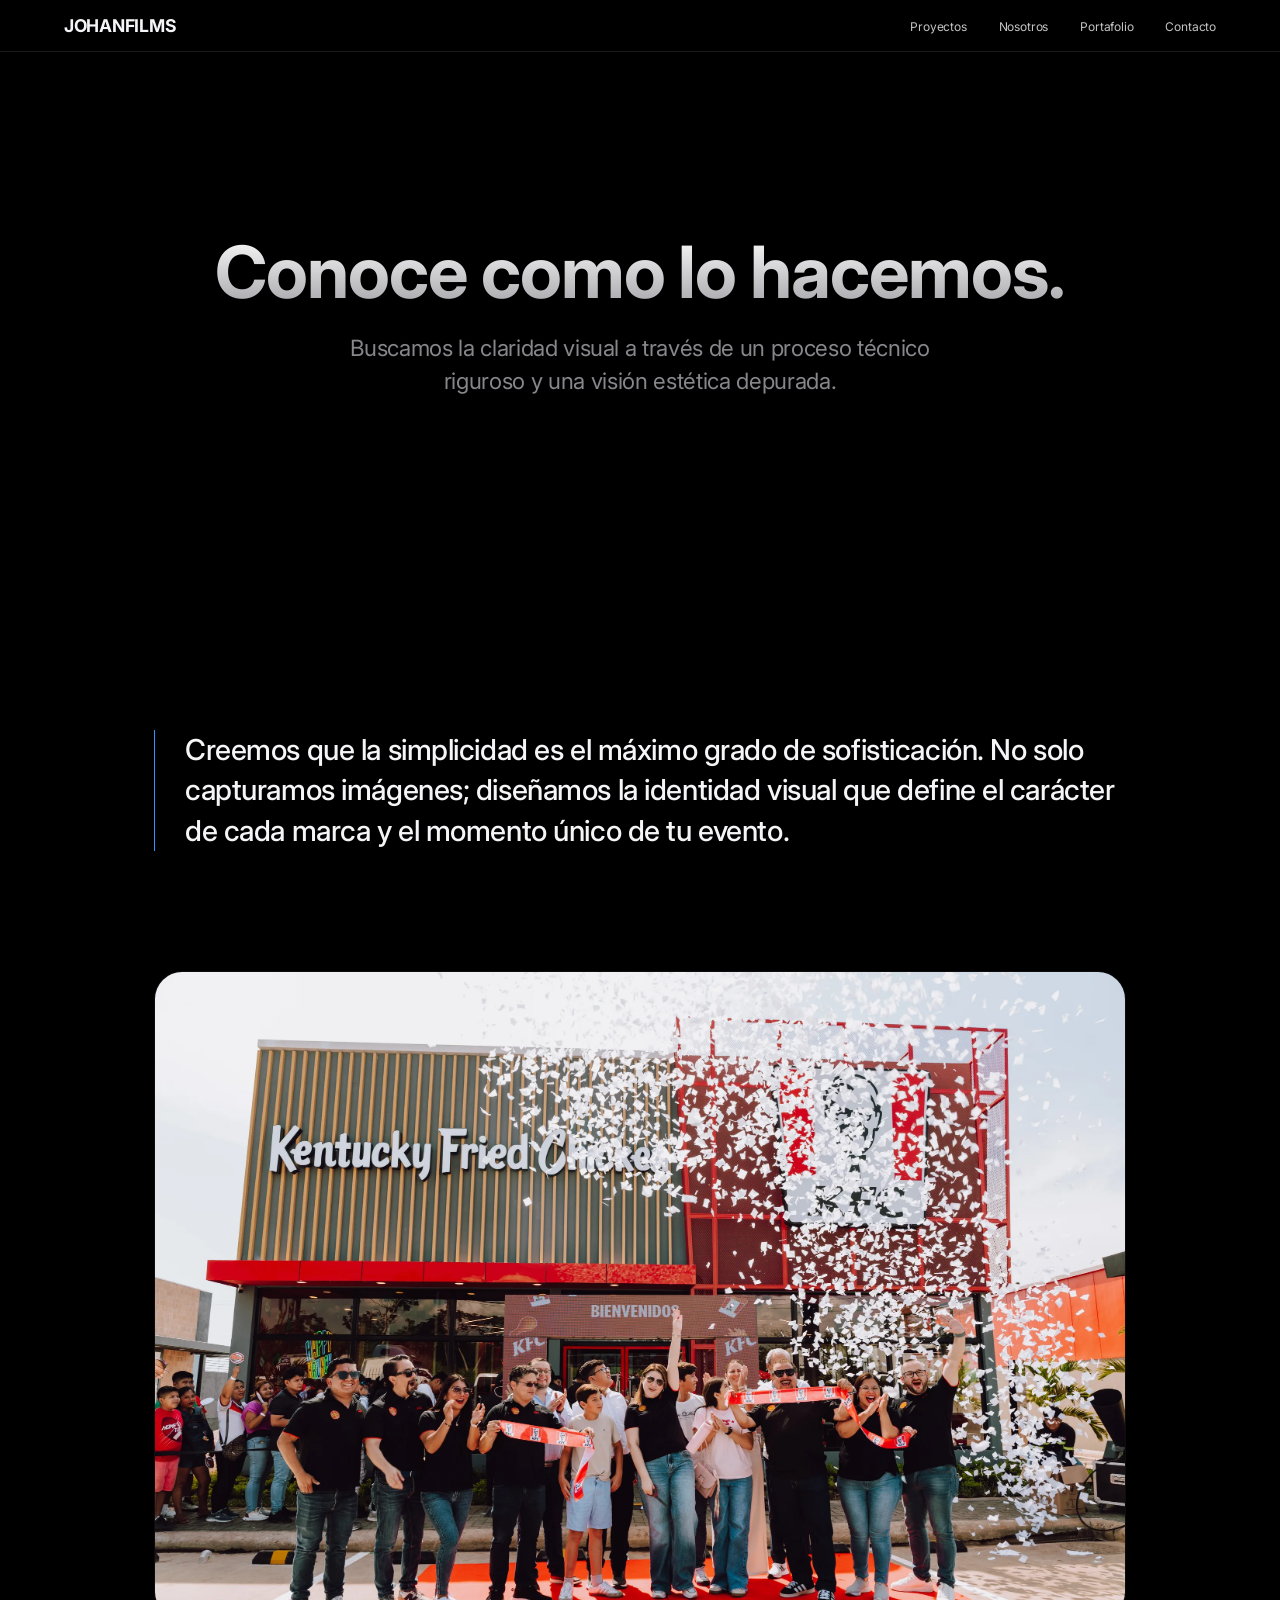
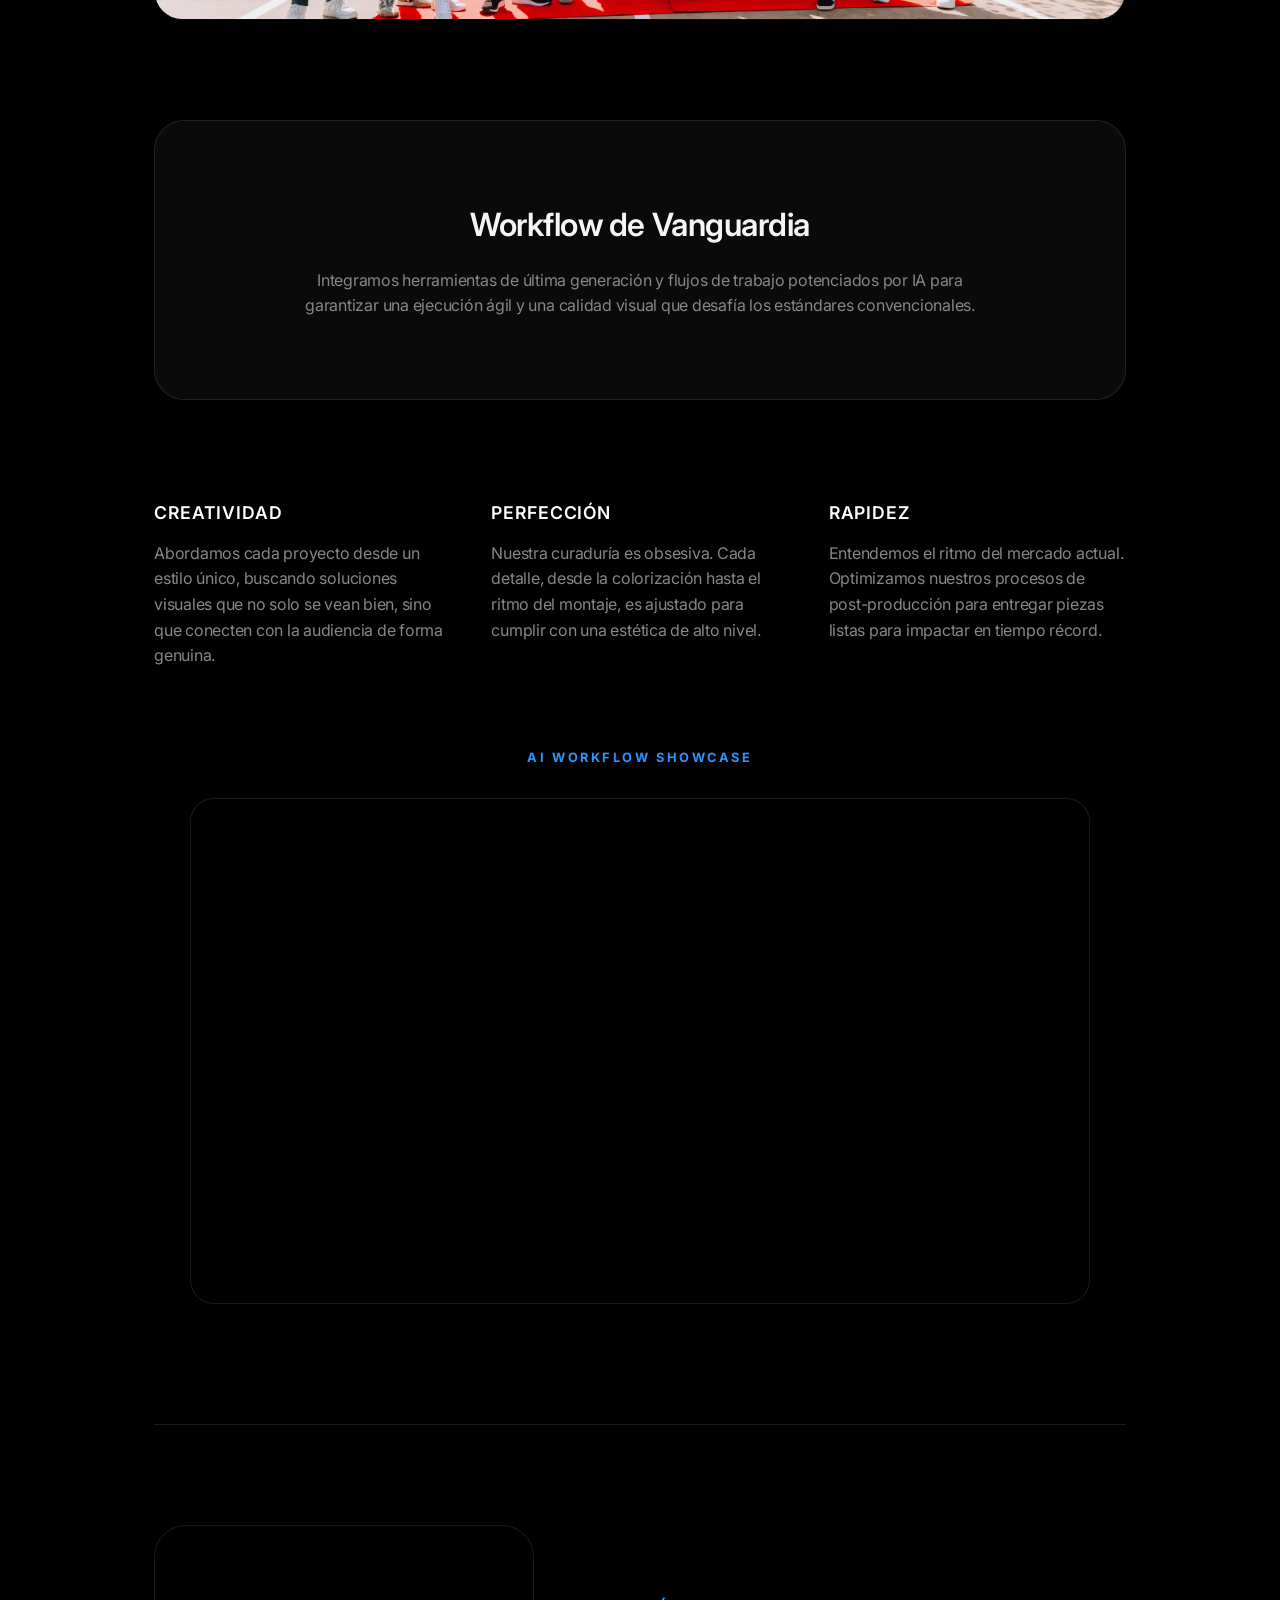
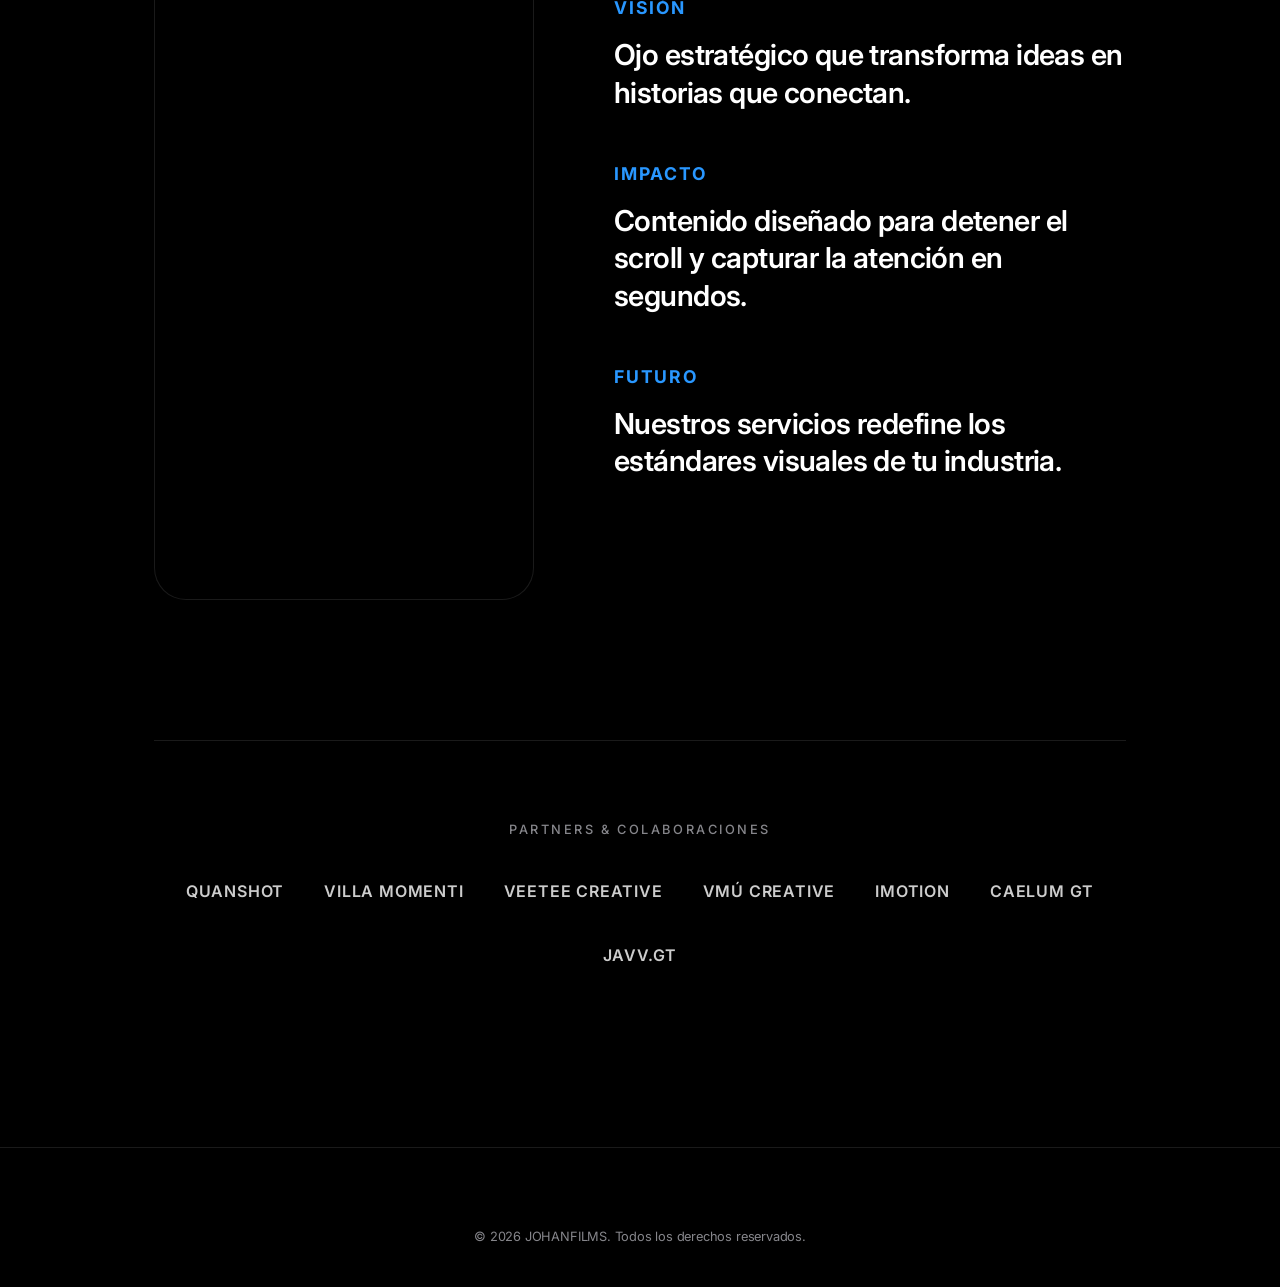
<file: About us.html>
<!DOCTYPE html>
<html lang="es">
<head>
    <meta charset="UTF-8">
    <meta name="viewport" content="width=device-width, initial-scale=1.0">
    <title>Nosotros | JohanFilms</title>
    
    <link rel="preconnect" href="https://fonts.googleapis.com">
    <link rel="preconnect" href="https://fonts.gstatic.com" crossorigin>
    <link href="https://fonts.googleapis.com/css2?family=Inter:wght@300;400;500;600;700;800&display=swap" rel="stylesheet">
    
    <style>
        :root {
            --black: #000000;
            --dark-gray: #1d1d1f;
            --apple-gray: #f5f5f7;
            --text-secondary: #86868b;
            --accent: #2997ff; 
            --border: rgba(255, 255, 255, 0.1);
            --font-main: 'Inter', sans-serif;
        }

        /* --- RESET & BASE --- */
        *, *::before, *::after { box-sizing: border-box; margin: 0; padding: 0; letter-spacing: -0.015em; }
        body {
            background: var(--black);
            color: var(--apple-gray);
            font-family: var(--font-main);
            line-height: 1.47059;
            -webkit-font-smoothing: antialiased;
            overflow-x: hidden;
        }

        /* --- NAVEGACIÓN --- */
        nav {
            position: fixed;
            top: 0; left: 0; right: 0;
            z-index: 1000;
            display: flex;
            align-items: center;
            justify-content: space-between;
            padding: 0 5%;
            height: 52px;
            background: rgba(0, 0, 0, 0.7);
            backdrop-filter: saturate(180%) blur(20px);
            -webkit-backdrop-filter: saturate(180%) blur(20px);
            border-bottom: 1px solid var(--border);
        }
        .nav-logo { font-weight: 700; font-size: 1.1rem; color: var(--apple-gray); text-decoration: none; }
        .nav-links { display: flex; gap: 32px; list-style: none; }
        .nav-links a { color: var(--apple-gray); opacity: 0.8; text-decoration: none; font-size: 0.75rem; transition: opacity 0.3s; }
        .nav-links a:hover { opacity: 1; }

        /* --- HERO SECCIÓN --- */
        .about-hero {
            height: 70vh;
            display: flex;
            flex-direction: column;
            justify-content: center;
            align-items: center;
            text-align: center;
            padding: 0 5%;
        }
        .headline {
            font-size: clamp(2.5rem, 6vw, 4.5rem);
            font-weight: 700;
            line-height: 1.1;
            margin-bottom: 20px;
            background: linear-gradient(180deg, #fff 0%, #a1a1a6 100%);
            -webkit-background-clip: text;
            -webkit-text-fill-color: transparent;
        }
        .sub-headline {
            font-size: clamp(1.1rem, 2vw, 1.4rem);
            color: var(--text-secondary);
            max-width: 600px;
            font-weight: 400;
        }

        /* --- CONTENIDO PRINCIPAL --- */
        .content-section {
            padding: 100px 5%;
            max-width: 1100px;
            margin: 0 auto;
        }

        .manifesto {
            text-align: left;
            margin-bottom: 120px;
            border-left: 1px solid var(--accent);
            padding-left: 30px;
        }
        .manifesto p {
            font-size: clamp(1.2rem, 3vw, 1.8rem);
            line-height: 1.4;
            color: var(--apple-gray);
            font-weight: 500;
        }

        /* --- IMAGEN SHOWCASE --- */
        .showcase-image-container {
            width: 100%;
            margin-bottom: 100px;
        }
        .showcase-image {
            width: 100%;
            height: auto;
            border-radius: 28px;
            object-fit: cover;
            display: block;
            box-shadow: 0 20px 50px rgba(0,0,0,0.5);
            border: 1px solid rgba(255,255,255,0.05);
        }

        /* --- VIDEO IA --- */
        .ai-video-wrapper {
            width: 100%;
            display: flex;
            flex-direction: column;
            align-items: center;
            margin: 80px 0 120px;
        }
        .ai-video-wrapper h4 {
            font-size: 0.8rem;
            text-transform: uppercase;
            letter-spacing: 0.2em;
            color: var(--accent);
            margin-bottom: 30px;
        }
        .ai-video-container {
            width: 100%;
            max-width: 900px;
            aspect-ratio: 16 / 9;
            border-radius: 24px;
            overflow: hidden;
            border: 1px solid var(--border);
            box-shadow: 0 20px 40px rgba(0,0,0,0.4);
            background: #000;
        }
        .ai-video-container video {
            width: 100%;
            height: 100%;
            object-fit: cover;
        }

        /* --- SECCIÓN VIDEO + TEXTO --- */
        .showcase-split-section {
            display: flex;
            align-items: center;
            justify-content: space-between;
            gap: 80px;
            padding: 100px 0;
            border-top: 1px solid var(--border);
        }
        .showcase-video-container {
            flex: 1;
            max-width: 380px;
            aspect-ratio: 9 / 16;
            border-radius: 32px;
            overflow: hidden;
            border: 1px solid var(--border);
            box-shadow: 0 15px 40px rgba(0,0,0,0.5);
            background: #000;
        }
        .showcase-vertical-video {
            width: 100%;
            height: 100%;
            display: block;
            object-fit: cover;
        }
        .showcase-text-container {
            flex: 1.2;
            text-align: left;
        }
        .showcase-text-card { margin-bottom: 50px; }
        .showcase-text-card h3 {
            font-size: 1.1rem;
            color: var(--accent);
            text-transform: uppercase;
            letter-spacing: 0.1em;
            margin-bottom: 15px;
            font-weight: 700;
        }
        .showcase-text-card p {
            font-size: 1.8rem;
            color: #fff;
            font-weight: 600;
            line-height: 1.3;
            letter-spacing: -0.02em;
        }

        /* --- LOS 3 PILARES --- */
        .grid-pilares {
            display: grid;
            grid-template-columns: repeat(auto-fit, minmax(280px, 1fr));
            gap: 40px;
            margin: 80px 0;
        }
        .pilar-card h3 {
            font-size: 1.1rem;
            font-weight: 600;
            margin-bottom: 15px;
            color: #fff;
            text-transform: uppercase;
            letter-spacing: 0.05em;
        }
        .pilar-card p {
            font-size: 1rem;
            color: var(--text-secondary);
            line-height: 1.6;
        }

        /* --- WORKFLOW --- */
        .tech-section {
            background: #0a0a0a;
            border-radius: 30px;
            padding: 80px 40px;
            text-align: center;
            border: 1px solid var(--border);
            margin: 100px 0;
        }
        .tech-section h2 { font-size: 2rem; margin-bottom: 20px; font-weight: 600; }
        .tech-section p { color: var(--text-secondary); max-width: 700px; margin: 0 auto; line-height: 1.6; }

        /* --- SECCIÓN DE MARCAS ALIADAS --- */
        .brands-section {
            padding: 80px 0;
            border-top: 1px solid var(--border);
            text-align: center;
            margin-top: 40px;
        }
        .brands-section h4 {
            font-size: 0.8rem;
            text-transform: uppercase;
            letter-spacing: 0.2em;
            color: var(--text-secondary);
            margin-bottom: 40px;
            font-weight: 500;
        }
        .brands-container {
            display: flex;
            justify-content: center;
            align-items: center;
            gap: 40px;
            flex-wrap: wrap;
            opacity: 0.8;
        }
        .brand-item {
            font-size: 1rem;
            font-weight: 600;
            color: #fff;
            letter-spacing: 0.05em;
        }

        footer {
            padding: 80px 5% 40px;
            text-align: center;
            border-top: 1px solid var(--border);
        }
        .footer-copy { color: var(--text-secondary); font-size: 0.8rem; }

        /* Animaciones */
        .reveal { opacity: 0; transform: translateY(30px); transition: all 0.8s ease; }
        .reveal.active { opacity: 1; transform: translateY(0); }

        
/* =========================================
   MOBILE MENU APPLE STYLE
========================================= */

.menu-toggle{
    display: none;
    width: 34px;
    height: 34px;
    position: relative;
    z-index: 1002;
    cursor: pointer;
    justify-content: center;
    align-items: center;
    flex-direction: column;
    gap: 6px;
}

.menu-toggle span{
    width: 18px;
    height: 1.5px;
    background: #fff;
    border-radius: 999px;
    transition: all 0.3s ease;
}

.menu-toggle.active span:nth-child(1){
    transform: translateY(3.8px) rotate(45deg);
}

.menu-toggle.active span:nth-child(2){
    transform: translateY(-3.8px) rotate(-45deg);
}

@media (max-width: 768px){

    .menu-toggle{
        display: flex;
    }

    .nav-links{
        position: fixed;
        top: 0;
        right: -100%;
        width: 100%;
        height: 100vh;
        background: rgba(0,0,0,0.96);
        backdrop-filter: blur(30px);
        -webkit-backdrop-filter: blur(30px);

        flex-direction: column;
        justify-content: center;
        align-items: center;

        gap: 40px;
        transition: right 0.45s cubic-bezier(0.77,0,0.175,1);
        z-index: 1000;
    }

    .nav-links.active{
        right: 0;
    }

    .nav-links a{
        font-size: 1.5rem !important;
        font-weight: 600;
        opacity: 1;
    }
}


@media (max-width: 768px) {
            .showcase-split-section { flex-direction: column; text-align: center; }
            .showcase-text-container { text-align: center; }
            .brands-container { gap: 20px; }
        }
    </style>
</head>
<body>

<nav>
   
    <a href="index.html" class="nav-logo">JOHANFILMS</a>

    <div class="menu-toggle" id="menuToggle">
        <span></span>
        <span></span>
    </div>

    <ul class="nav-links" id="navLinks">

     <li><a href="index.html">Proyectos</a></li>
        <li><a href="About us.html">Nosotros</a></li>
        <li><a href="Portafolio.html">Portafolio</a></li>
        <li><a href="contacto.html">Contacto</a></li>
         
    </ul>
</nav>

<section class="about-hero">
    <h1 class="headline reveal active">Conoce como lo hacemos.</h1>
    <p class="sub-headline reveal active">Buscamos la claridad visual a través de un proceso técnico riguroso y una visión estética depurada.</p>
</section>

<div class="content-section">
    
    <div class="manifesto reveal">
        <p>Creemos que la simplicidad es el máximo grado de sofisticación. No solo capturamos imágenes; diseñamos la identidad visual que define el carácter de cada marca y el momento único de tu evento.</p>
    </div>

    <div class="showcase-image-container reveal">
        <img src="about us/about-foto1.webp" alt="JohanFilms Showcase" class="showcase-image">
    </div>

    <div class="tech-section reveal">
        <h2>Workflow de Vanguardia</h2>
        <p>Integramos herramientas de última generación y flujos de trabajo potenciados por IA para garantizar una ejecución ágil y una calidad visual que desafía los estándares convencionales.</p>
    </div>

    <div class="grid-pilares">
        <div class="pilar-card reveal">
            <h3>Creatividad</h3>
            <p>Abordamos cada proyecto desde un estilo único, buscando soluciones visuales que no solo se vean bien, sino que conecten con la audiencia de forma genuina.</p>
        </div>
        <div class="pilar-card reveal" style="transition-delay: 0.1s;">
            <h3>Perfección</h3>
            <p>Nuestra curaduría es obsesiva. Cada detalle, desde la colorización hasta el ritmo del montaje, es ajustado para cumplir con una estética de alto nivel.</p>
        </div>
        <div class="pilar-card reveal" style="transition-delay: 0.2s;">
            <h3>Rapidez</h3>
            <p>Entendemos el ritmo del mercado actual. Optimizamos nuestros procesos de post-producción para entregar piezas listas para impactar en tiempo récord.</p>
        </div>
    </div>

    <div class="ai-video-wrapper reveal">
        <h4>AI Workflow Showcase</h4>
        <div class="ai-video-container">
            <video src="about us/IA.mp4" autoplay muted loop playsinline></video>
        </div>
    </div>

    <section class="showcase-split-section reveal">
        <div class="showcase-video-container">
            <video src="about us/about-video1.mp4" 
                   class="showcase-vertical-video" 
                   autoplay muted loop playsinline preload="auto"></video>
        </div>

        <div class="showcase-text-container">
            <div class="showcase-text-card">
                <h3>Visión</h3>
                <p>Ojo estratégico que transforma ideas en historias que conectan.</p>
            </div>
            <div class="showcase-text-card">
                <h3>Impacto</h3>
                <p>Contenido diseñado para detener el scroll y capturar la atención en segundos.</p>
            </div>
            <div class="showcase-text-card">
                <h3>Futuro</h3>
                <p>Nuestros servicios redefine los estándares visuales de tu industria.</p>
            </div>
        </div>
    </section>

    <section class="brands-section reveal">
        <h4>Partners & Colaboraciones</h4>
        <div class="brands-container">
            <div class="brand-item">QUANSHOT</div>
            <div class="brand-item">VILLA MOMENTI</div>
            <div class="brand-item">VEETEE CREATIVE</div>
            <div class="brand-item">VMÚ CREATIVE</div>
            <div class="brand-item">IMOTION</div>
            <div class="brand-item">CAELUM GT</div>
            <div class="brand-item">JAVV.GT</div>
        </div>
    </section>

</div> <footer>
    <p class="footer-copy">&copy; 2026 JOHANFILMS. Todos los derechos reservados.</p>
</footer>

<script>
    const reveals = document.querySelectorAll('.reveal');
    const revealOnScroll = () => {
        reveals.forEach((reveal) => {
            if (reveal.getBoundingClientRect().top < window.innerHeight - 100) {
                reveal.classList.add('active');
            }
        });
    }
    window.addEventListener('scroll', revealOnScroll);
    revealOnScroll();

/* =========================================
   MOBILE MENU
========================================= */

const menuToggle = document.getElementById('menuToggle');
const navLinks = document.getElementById('navLinks');

menuToggle.addEventListener('click', () => {
    menuToggle.classList.toggle('active');
    navLinks.classList.toggle('active');

    if(navLinks.classList.contains('active')){
        document.body.style.overflow = 'hidden';
    } else {
        document.body.style.overflow = 'auto';
    }
});

document.querySelectorAll('.nav-links a').forEach(link => {
    link.addEventListener('click', () => {
        menuToggle.classList.remove('active');
        navLinks.classList.remove('active');
        document.body.style.overflow = 'auto';
    });
});


</script>

</body>
</html>
</file>
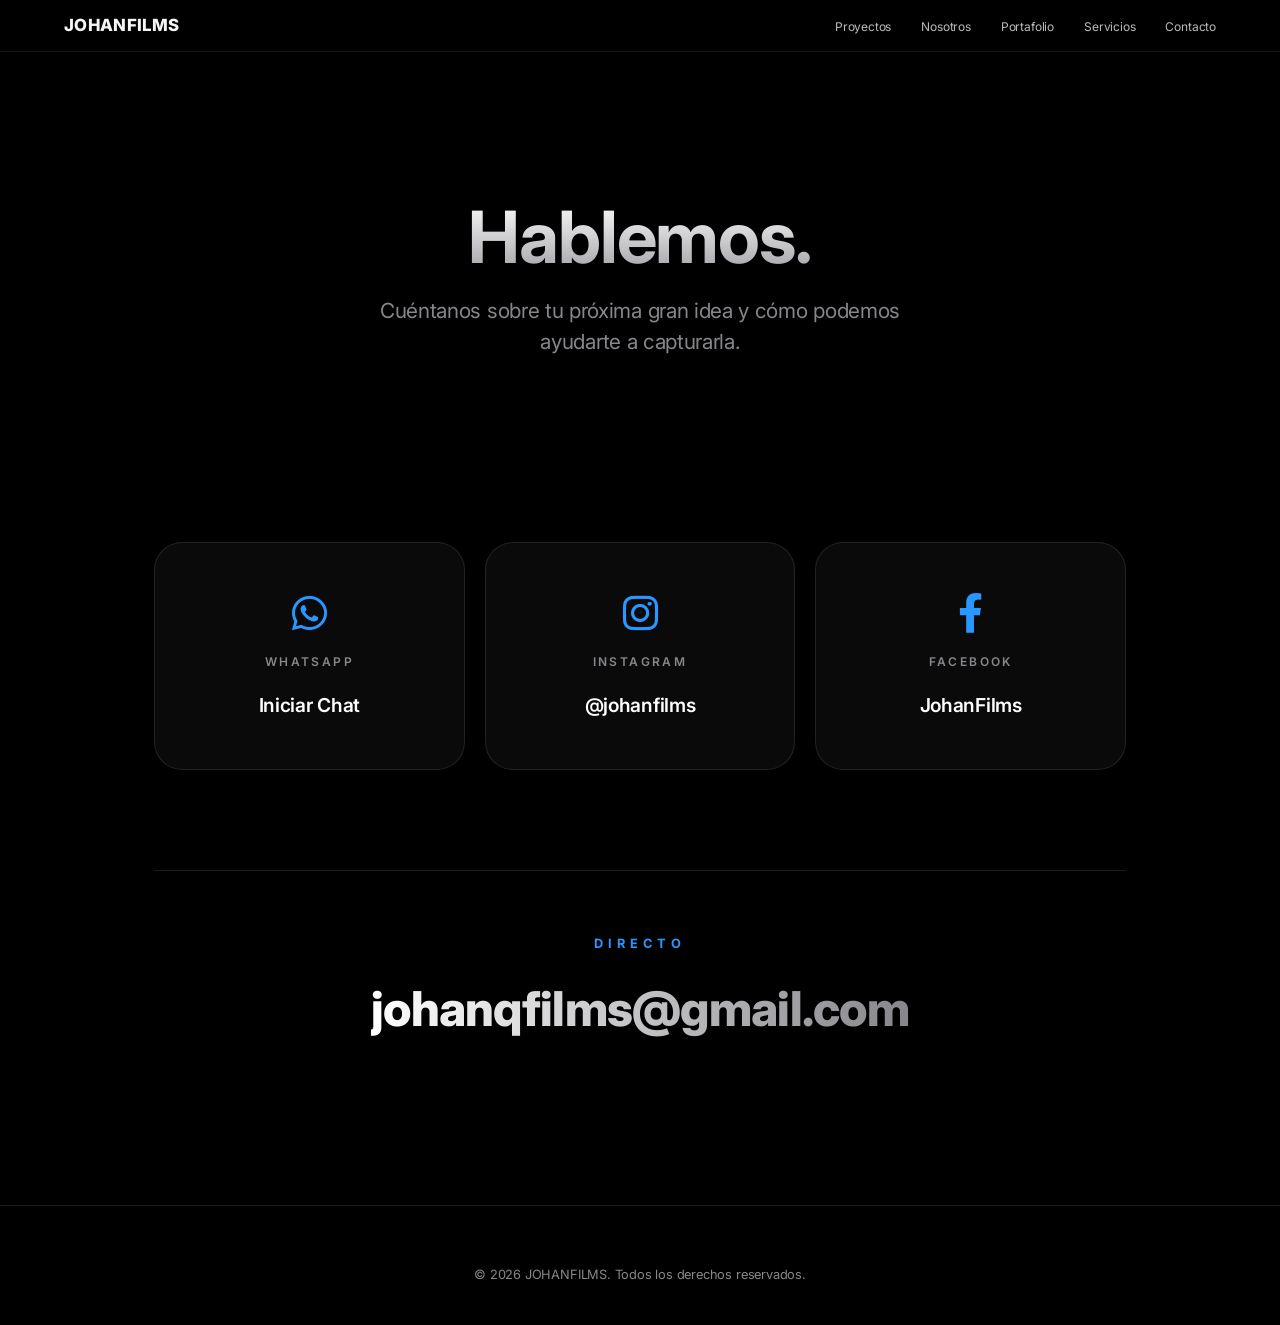
<file: contacto.html>
<!DOCTYPE html>
<html lang="es">
<head>
    <meta charset="UTF-8">
    <meta name="viewport" content="width=device-width, initial-scale=1.0">
    <title>Contacto | JohanFilms</title>
    
    <link rel="preconnect" href="https://fonts.googleapis.com">
    <link rel="preconnect" href="https://fonts.gstatic.com" crossorigin>
    <link href="https://fonts.googleapis.com/css2?family=Inter:wght@300;400;500;600;700;800&display=swap" rel="stylesheet">
    <link rel="stylesheet" href="https://cdnjs.cloudflare.com/ajax/libs/font-awesome/6.0.0/css/all.min.css">

    <!-- Nav, menú móvil y animación de scroll compartidos con el resto del sitio -->
    <link rel="stylesheet" href="assets/css/site-nav.css">
    <script src="assets/js/site-nav.js" defer></script>

    <style>
        :root {
            --black: #000000;
            --dark-gray: #1d1d1f;
            --apple-gray: #f5f5f7;
            --text-secondary: #86868b;
            --accent: #2997ff; 
            --border: rgba(255, 255, 255, 0.1);
            --font-main: 'Inter', sans-serif;
        }

        /* --- RESET & BASE --- */
        *, *::before, *::after { box-sizing: border-box; margin: 0; padding: 0; letter-spacing: -0.015em; }
        body {
            background: var(--black);
            color: var(--apple-gray);
            font-family: var(--font-main);
            line-height: 1.47059;
            -webkit-font-smoothing: antialiased;
            overflow-x: hidden;
        }

        /* --- HERO SECCIÓN --- */
        .contact-hero {
            height: 50vh;
            display: flex;
            flex-direction: column;
            justify-content: center;
            align-items: center;
            text-align: center;
            padding: 0 5%;
            margin-top: 52px;
        }
        .headline {
            font-size: clamp(2.5rem, 6vw, 4.5rem);
            font-weight: 700;
            line-height: 1.1;
            margin-bottom: 20px;
            background: linear-gradient(180deg, #fff 0%, #a1a1a6 100%);
            -webkit-background-clip: text;
            -webkit-text-fill-color: transparent;
        }
        .sub-headline {
            font-size: clamp(1rem, 2vw, 1.3rem);
            color: var(--text-secondary);
            max-width: 600px;
            font-weight: 400;
        }

        /* --- CONTACT GRID --- */
        .contact-section {
            padding: 0 5% 100px;
            max-width: 1100px;
            margin: 0 auto;
        }

        .contact-grid {
            display: grid;
            grid-template-columns: repeat(auto-fit, minmax(280px, 1fr));
            gap: 20px;
            margin-top: 40px;
        }

        .contact-card {
            background: #0a0a0a;
            border: 1px solid var(--border);
            border-radius: 28px;
            padding: 50px 30px;
            text-align: center;
            text-decoration: none;
            transition: all 0.4s cubic-bezier(0.4, 0, 0.2, 1);
            display: flex;
            flex-direction: column;
            align-items: center;
            gap: 20px;
        }

        .contact-card:hover {
            border-color: var(--accent);
            transform: translateY(-10px);
            background: #111;
            box-shadow: 0 20px 40px rgba(0,0,0,0.4);
        }

        .contact-card i {
            font-size: 2.5rem;
            color: var(--accent);
        }

        .contact-card h3 {
            font-size: 0.75rem;
            text-transform: uppercase;
            letter-spacing: 0.2em;
            color: var(--text-secondary);
            font-weight: 600;
        }

        .contact-card p {
            font-size: 1.2rem;
            font-weight: 600;
            color: #fff;
            margin: 0;
        }

        /* --- MAIL CTA --- */
        .mail-footer {
            margin-top: 100px;
            text-align: center;
            padding: 60px 0;
            border-top: 1px solid var(--border);
        }

        .mail-link {
            font-size: clamp(1.5rem, 5vw, 3rem);
            font-weight: 800;
            color: #fff;
            text-decoration: none;
            display: inline-block;
            margin-top: 20px;
            transition: all 0.3s;
            background: linear-gradient(90deg, #fff, #86868b);
            -webkit-background-clip: text;
            -webkit-text-fill-color: transparent;
        }

        .mail-link:hover {
            opacity: 0.6;
            transform: scale(0.98);
        }

        footer {
            padding: 60px 5% 40px;
            text-align: center;
            border-top: 1px solid var(--border);
        }
        .footer-copy { color: var(--text-secondary); font-size: 0.8rem; }

</style>
</head>
<body>

<nav>
    <a href="index.html" class="nav-logo">JOHANFILMS</a>

    <div class="menu-toggle" id="menuToggle">
        <span></span>
        <span></span>
    </div>

    <ul class="nav-links" id="navLinks">
         <li><a href="index.html">Proyectos</a></li>
        <li><a href="nosotros.html">Nosotros</a></li>
        <li><a href="Portafolio.html">Portafolio</a></li>
         <li><a href="servicios.html">Servicios</a></li>
        <li><a href="contacto.html">Contacto</a></li>
    </ul>
</nav>

<section class="contact-hero">
    <h1 class="headline reveal active">Hablemos.</h1>
    <p class="sub-headline reveal active">Cuéntanos sobre tu próxima gran idea y cómo podemos ayudarte a capturarla.</p>
</section>

<main class="contact-section">
    <div class="contact-grid">
        <a href="https://wa.me/50247474348" target="_blank" class="contact-card reveal">
            <i class="fab fa-whatsapp"></i>
            <h3>WhatsApp</h3>
            <p>Iniciar Chat</p>
        </a>

        <a href="https://instagram.com/johanfilms_" target="_blank" class="contact-card reveal" style="transition-delay: 0.1s;">
            <i class="fab fa-instagram"></i>
            <h3>Instagram</h3>
            <p>@johanfilms</p>
        </a>

        <a href="https://facebook.com/johanqfilms" target="_blank" class="contact-card reveal" style="transition-delay: 0.2s;">
            <i class="fab fa-facebook-f"></i>
            <h3>Facebook</h3>
            <p>JohanFilms</p>
        </a>
    </div>

    <div class="mail-footer reveal">
        <span style="font-size: 0.8rem; text-transform: uppercase; letter-spacing: 0.4em; color: var(--accent); font-weight: 700;">Directo</span>
        <br>
        <a href="mailto:johanqfilms@gmail.com" class="mail-link">johanqfilms@gmail.com</a>
    </div>
</main>

<footer>
    <p class="footer-copy">&copy; 2026 JOHANFILMS. Todos los derechos reservados.</p>
</footer>

</body>
</html>
</file>
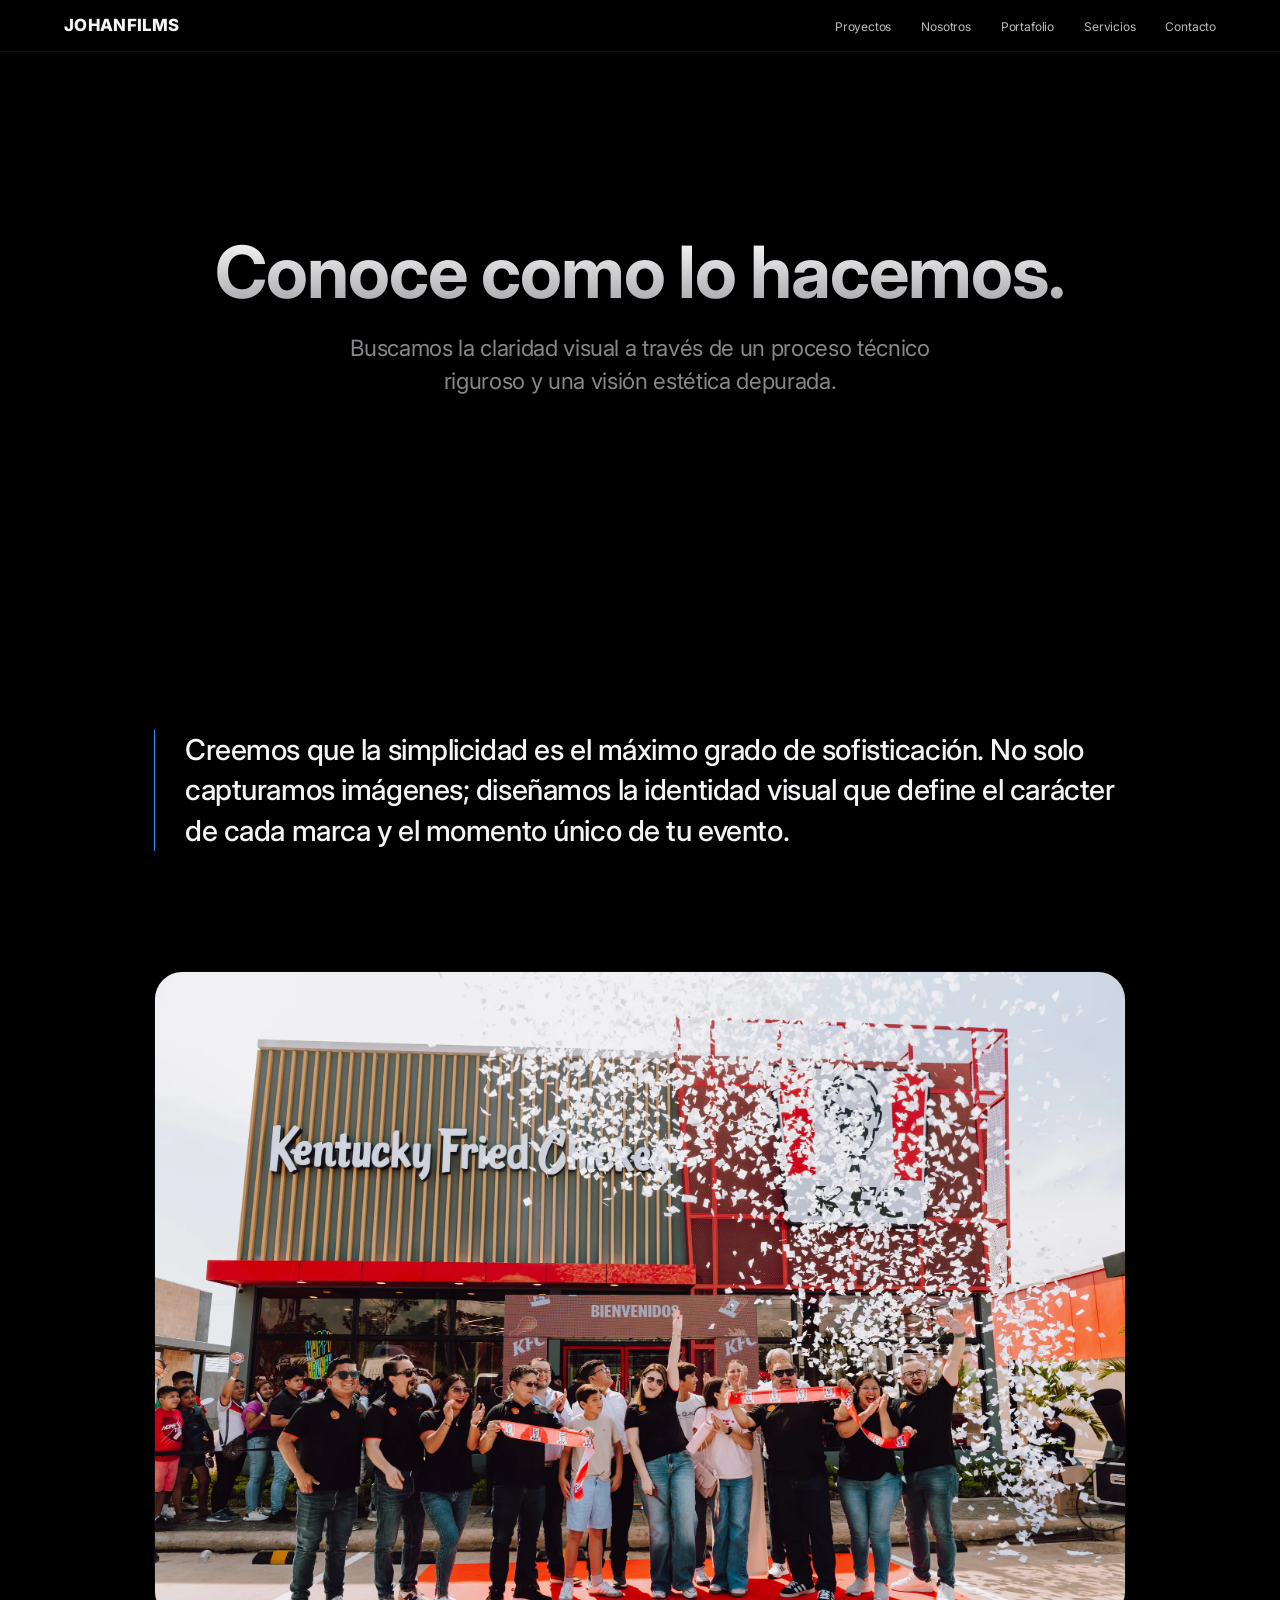
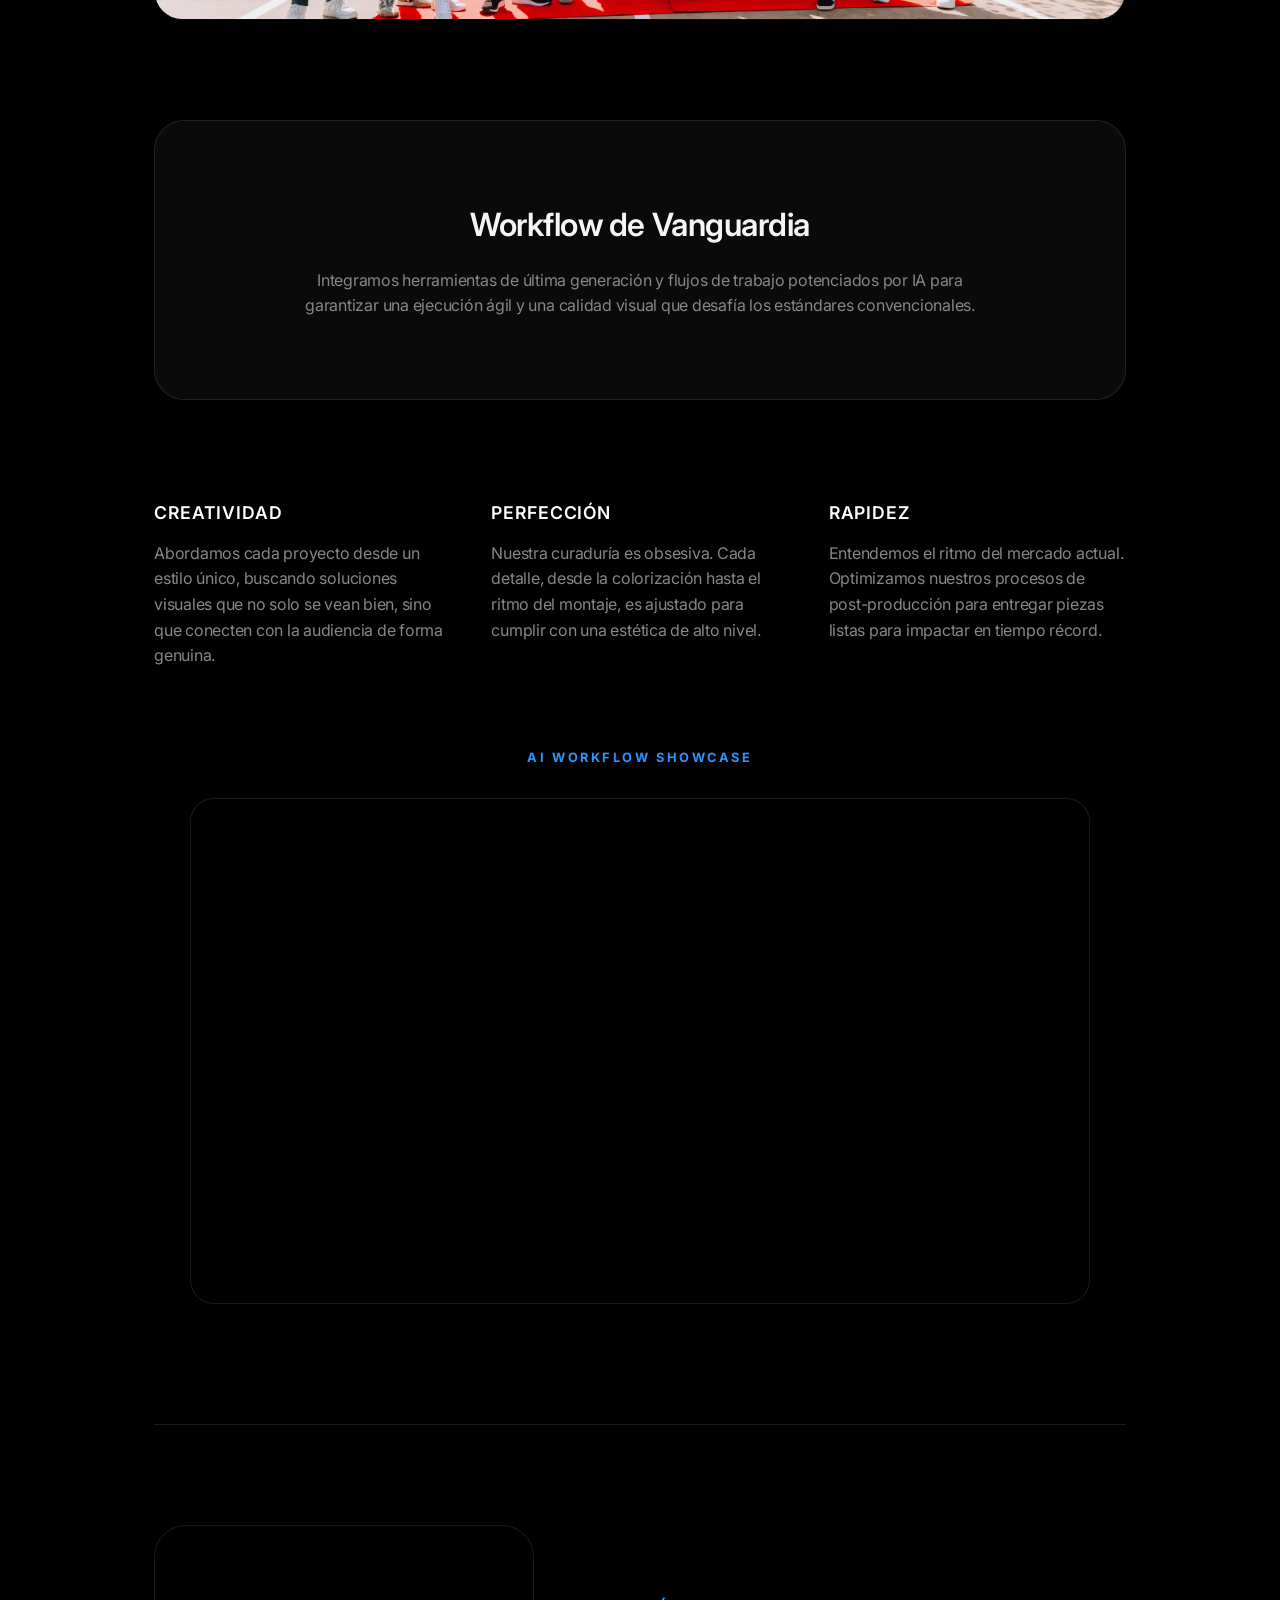
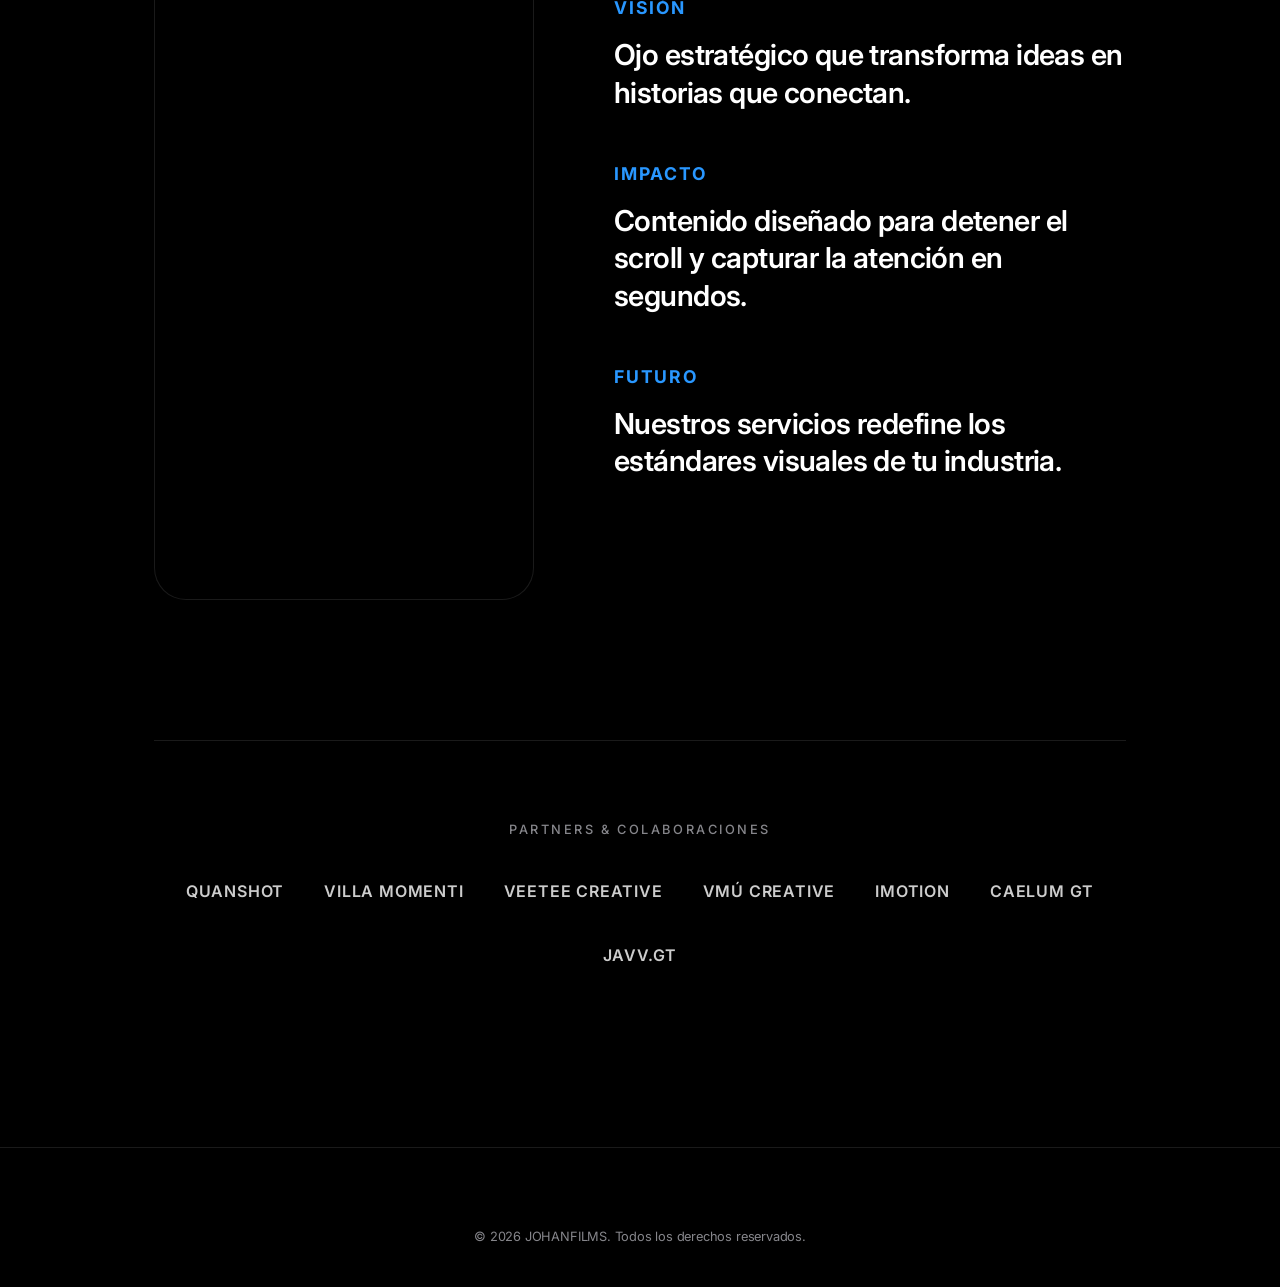
<file: nosotros.html>
<!DOCTYPE html>
<html lang="es">
<head>
    <meta charset="UTF-8">
    <meta name="viewport" content="width=device-width, initial-scale=1.0">
    <title>Nosotros | JohanFilms</title>
    
    <link rel="preconnect" href="https://fonts.googleapis.com">
    <link rel="preconnect" href="https://fonts.gstatic.com" crossorigin>
    <link href="https://fonts.googleapis.com/css2?family=Inter:wght@300;400;500;600;700;800&display=swap" rel="stylesheet">

    <!-- Nav, menú móvil y animación de scroll compartidos con el resto del sitio -->
    <link rel="stylesheet" href="assets/css/site-nav.css">
    <script src="assets/js/site-nav.js" defer></script>

    <style>
        :root {
            --black: #000000;
            --dark-gray: #1d1d1f;
            --apple-gray: #f5f5f7;
            --text-secondary: #86868b;
            --accent: #2997ff; 
            --border: rgba(255, 255, 255, 0.1);
            --font-main: 'Inter', sans-serif;
        }

        /* --- RESET & BASE --- */
        *, *::before, *::after { box-sizing: border-box; margin: 0; padding: 0; letter-spacing: -0.015em; }
        body {
            background: var(--black);
            color: var(--apple-gray);
            font-family: var(--font-main);
            line-height: 1.47059;
            -webkit-font-smoothing: antialiased;
            overflow-x: hidden;
        }

        /* --- HERO SECCIÓN --- */
        .about-hero {
            height: 70vh;
            display: flex;
            flex-direction: column;
            justify-content: center;
            align-items: center;
            text-align: center;
            padding: 0 5%;
        }
        .headline {
            font-size: clamp(2.5rem, 6vw, 4.5rem);
            font-weight: 700;
            line-height: 1.1;
            margin-bottom: 20px;
            background: linear-gradient(180deg, #fff 0%, #a1a1a6 100%);
            -webkit-background-clip: text;
            -webkit-text-fill-color: transparent;
        }
        .sub-headline {
            font-size: clamp(1.1rem, 2vw, 1.4rem);
            color: var(--text-secondary);
            max-width: 600px;
            font-weight: 400;
        }

        /* --- CONTENIDO PRINCIPAL --- */
        .content-section {
            padding: 100px 5%;
            max-width: 1100px;
            margin: 0 auto;
        }

        .manifesto {
            text-align: left;
            margin-bottom: 120px;
            border-left: 1px solid var(--accent);
            padding-left: 30px;
        }
        .manifesto p {
            font-size: clamp(1.2rem, 3vw, 1.8rem);
            line-height: 1.4;
            color: var(--apple-gray);
            font-weight: 500;
        }

        /* --- IMAGEN SHOWCASE --- */
        .showcase-image-container {
            width: 100%;
            margin-bottom: 100px;
        }
        .showcase-image {
            width: 100%;
            height: auto;
            border-radius: 28px;
            object-fit: cover;
            display: block;
            box-shadow: 0 20px 50px rgba(0,0,0,0.5);
            border: 1px solid rgba(255,255,255,0.05);
        }

        /* --- VIDEO IA --- */
        .ai-video-wrapper {
            width: 100%;
            display: flex;
            flex-direction: column;
            align-items: center;
            margin: 80px 0 120px;
        }
        .ai-video-wrapper h4 {
            font-size: 0.8rem;
            text-transform: uppercase;
            letter-spacing: 0.2em;
            color: var(--accent);
            margin-bottom: 30px;
        }
        .ai-video-container {
            width: 100%;
            max-width: 900px;
            aspect-ratio: 16 / 9;
            border-radius: 24px;
            overflow: hidden;
            border: 1px solid var(--border);
            box-shadow: 0 20px 40px rgba(0,0,0,0.4);
            background: #000;
        }
        .ai-video-container video {
            width: 100%;
            height: 100%;
            object-fit: cover;
        }

        /* --- SECCIÓN VIDEO + TEXTO --- */
        .showcase-split-section {
            display: flex;
            align-items: center;
            justify-content: space-between;
            gap: 80px;
            padding: 100px 0;
            border-top: 1px solid var(--border);
        }
        .showcase-video-container {
            flex: 1;
            max-width: 380px;
            aspect-ratio: 9 / 16;
            border-radius: 32px;
            overflow: hidden;
            border: 1px solid var(--border);
            box-shadow: 0 15px 40px rgba(0,0,0,0.5);
            background: #000;
        }
        .showcase-vertical-video {
            width: 100%;
            height: 100%;
            display: block;
            object-fit: cover;
        }
        .showcase-text-container {
            flex: 1.2;
            text-align: left;
        }
        .showcase-text-card { margin-bottom: 50px; }
        .showcase-text-card h3 {
            font-size: 1.1rem;
            color: var(--accent);
            text-transform: uppercase;
            letter-spacing: 0.1em;
            margin-bottom: 15px;
            font-weight: 700;
        }
        .showcase-text-card p {
            font-size: 1.8rem;
            color: #fff;
            font-weight: 600;
            line-height: 1.3;
            letter-spacing: -0.02em;
        }

        /* --- LOS 3 PILARES --- */
        .grid-pilares {
            display: grid;
            grid-template-columns: repeat(auto-fit, minmax(280px, 1fr));
            gap: 40px;
            margin: 80px 0;
        }
        .pilar-card h3 {
            font-size: 1.1rem;
            font-weight: 600;
            margin-bottom: 15px;
            color: #fff;
            text-transform: uppercase;
            letter-spacing: 0.05em;
        }
        .pilar-card p {
            font-size: 1rem;
            color: var(--text-secondary);
            line-height: 1.6;
        }

        /* --- WORKFLOW --- */
        .tech-section {
            background: #0a0a0a;
            border-radius: 30px;
            padding: 80px 40px;
            text-align: center;
            border: 1px solid var(--border);
            margin: 100px 0;
        }
        .tech-section h2 { font-size: 2rem; margin-bottom: 20px; font-weight: 600; }
        .tech-section p { color: var(--text-secondary); max-width: 700px; margin: 0 auto; line-height: 1.6; }

        /* --- SECCIÓN DE MARCAS ALIADAS --- */
        .brands-section {
            padding: 80px 0;
            border-top: 1px solid var(--border);
            text-align: center;
            margin-top: 40px;
        }
        .brands-section h4 {
            font-size: 0.8rem;
            text-transform: uppercase;
            letter-spacing: 0.2em;
            color: var(--text-secondary);
            margin-bottom: 40px;
            font-weight: 500;
        }
        .brands-container {
            display: flex;
            justify-content: center;
            align-items: center;
            gap: 40px;
            flex-wrap: wrap;
            opacity: 0.8;
        }
        .brand-item {
            font-size: 1rem;
            font-weight: 600;
            color: #fff;
            letter-spacing: 0.05em;
        }

        footer {
            padding: 80px 5% 40px;
            text-align: center;
            border-top: 1px solid var(--border);
        }
        .footer-copy { color: var(--text-secondary); font-size: 0.8rem; }

        @media (max-width: 768px) {
            .showcase-split-section { flex-direction: column; text-align: center; }
            .showcase-text-container { text-align: center; }
            .brands-container { gap: 20px; }
        }
    </style>
</head>
<body>

<nav>
   
    <a href="index.html" class="nav-logo">JOHANFILMS</a>

    <div class="menu-toggle" id="menuToggle">
        <span></span>
        <span></span>
    </div>

    <ul class="nav-links" id="navLinks">

     <li><a href="index.html">Proyectos</a></li>
        <li><a href="nosotros.html">Nosotros</a></li>
        <li><a href="Portafolio.html">Portafolio</a></li>
         <li><a href="servicios.html">Servicios</a></li>
        <li><a href="contacto.html">Contacto</a></li>
         
    </ul>
</nav>

<section class="about-hero">
    <h1 class="headline reveal active">Conoce como lo hacemos.</h1>
    <p class="sub-headline reveal active">Buscamos la claridad visual a través de un proceso técnico riguroso y una visión estética depurada.</p>
</section>

<div class="content-section">
    
    <div class="manifesto reveal">
        <p>Creemos que la simplicidad es el máximo grado de sofisticación. No solo capturamos imágenes; diseñamos la identidad visual que define el carácter de cada marca y el momento único de tu evento.</p>
    </div>

    <div class="showcase-image-container reveal">
        <img src="about us/about-foto1.webp" alt="JohanFilms Showcase" class="showcase-image">
    </div>

    <div class="tech-section reveal">
        <h2>Workflow de Vanguardia</h2>
        <p>Integramos herramientas de última generación y flujos de trabajo potenciados por IA para garantizar una ejecución ágil y una calidad visual que desafía los estándares convencionales.</p>
    </div>

    <div class="grid-pilares">
        <div class="pilar-card reveal">
            <h3>Creatividad</h3>
            <p>Abordamos cada proyecto desde un estilo único, buscando soluciones visuales que no solo se vean bien, sino que conecten con la audiencia de forma genuina.</p>
        </div>
        <div class="pilar-card reveal" style="transition-delay: 0.1s;">
            <h3>Perfección</h3>
            <p>Nuestra curaduría es obsesiva. Cada detalle, desde la colorización hasta el ritmo del montaje, es ajustado para cumplir con una estética de alto nivel.</p>
        </div>
        <div class="pilar-card reveal" style="transition-delay: 0.2s;">
            <h3>Rapidez</h3>
            <p>Entendemos el ritmo del mercado actual. Optimizamos nuestros procesos de post-producción para entregar piezas listas para impactar en tiempo récord.</p>
        </div>
    </div>

    <div class="ai-video-wrapper reveal">
        <h4>AI Workflow Showcase</h4>
        <div class="ai-video-container">
            <video src="about us/IA.mp4" autoplay muted loop playsinline></video>
        </div>
    </div>

    <section class="showcase-split-section reveal">
        <div class="showcase-video-container">
            <video src="about us/about-video1.mp4" 
                   class="showcase-vertical-video" 
                   autoplay muted loop playsinline preload="auto"></video>
        </div>

        <div class="showcase-text-container">
            <div class="showcase-text-card">
                <h3>Visión</h3>
                <p>Ojo estratégico que transforma ideas en historias que conectan.</p>
            </div>
            <div class="showcase-text-card">
                <h3>Impacto</h3>
                <p>Contenido diseñado para detener el scroll y capturar la atención en segundos.</p>
            </div>
            <div class="showcase-text-card">
                <h3>Futuro</h3>
                <p>Nuestros servicios redefine los estándares visuales de tu industria.</p>
            </div>
        </div>
    </section>

    <section class="brands-section reveal">
        <h4>Partners & Colaboraciones</h4>
        <div class="brands-container">
            <div class="brand-item">QUANSHOT</div>
            <div class="brand-item">VILLA MOMENTI</div>
            <div class="brand-item">VEETEE CREATIVE</div>
            <div class="brand-item">VMÚ CREATIVE</div>
            <div class="brand-item">IMOTION</div>
            <div class="brand-item">CAELUM GT</div>
            <div class="brand-item">JAVV.GT</div>
        </div>
    </section>

</div> <footer>
    <p class="footer-copy">&copy; 2026 JOHANFILMS. Todos los derechos reservados.</p>
</footer>

</body>
</html>
</file>
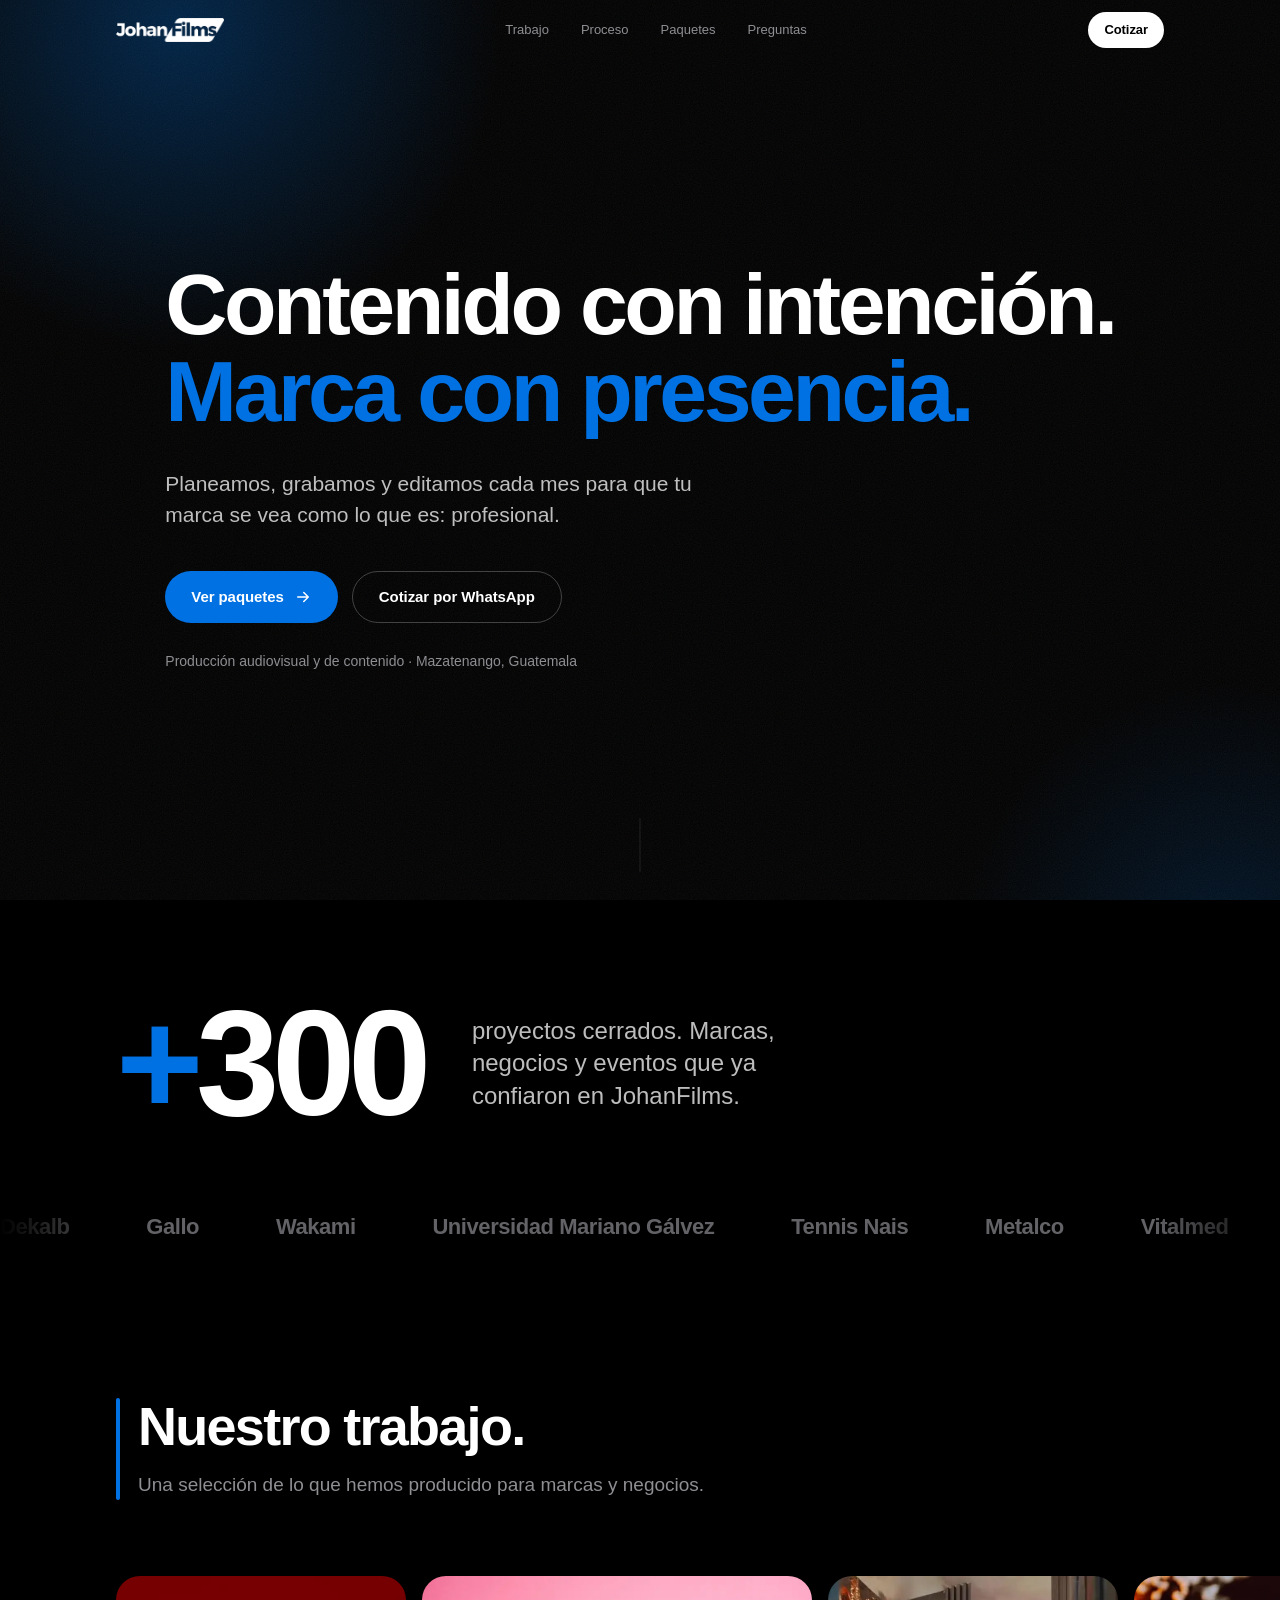
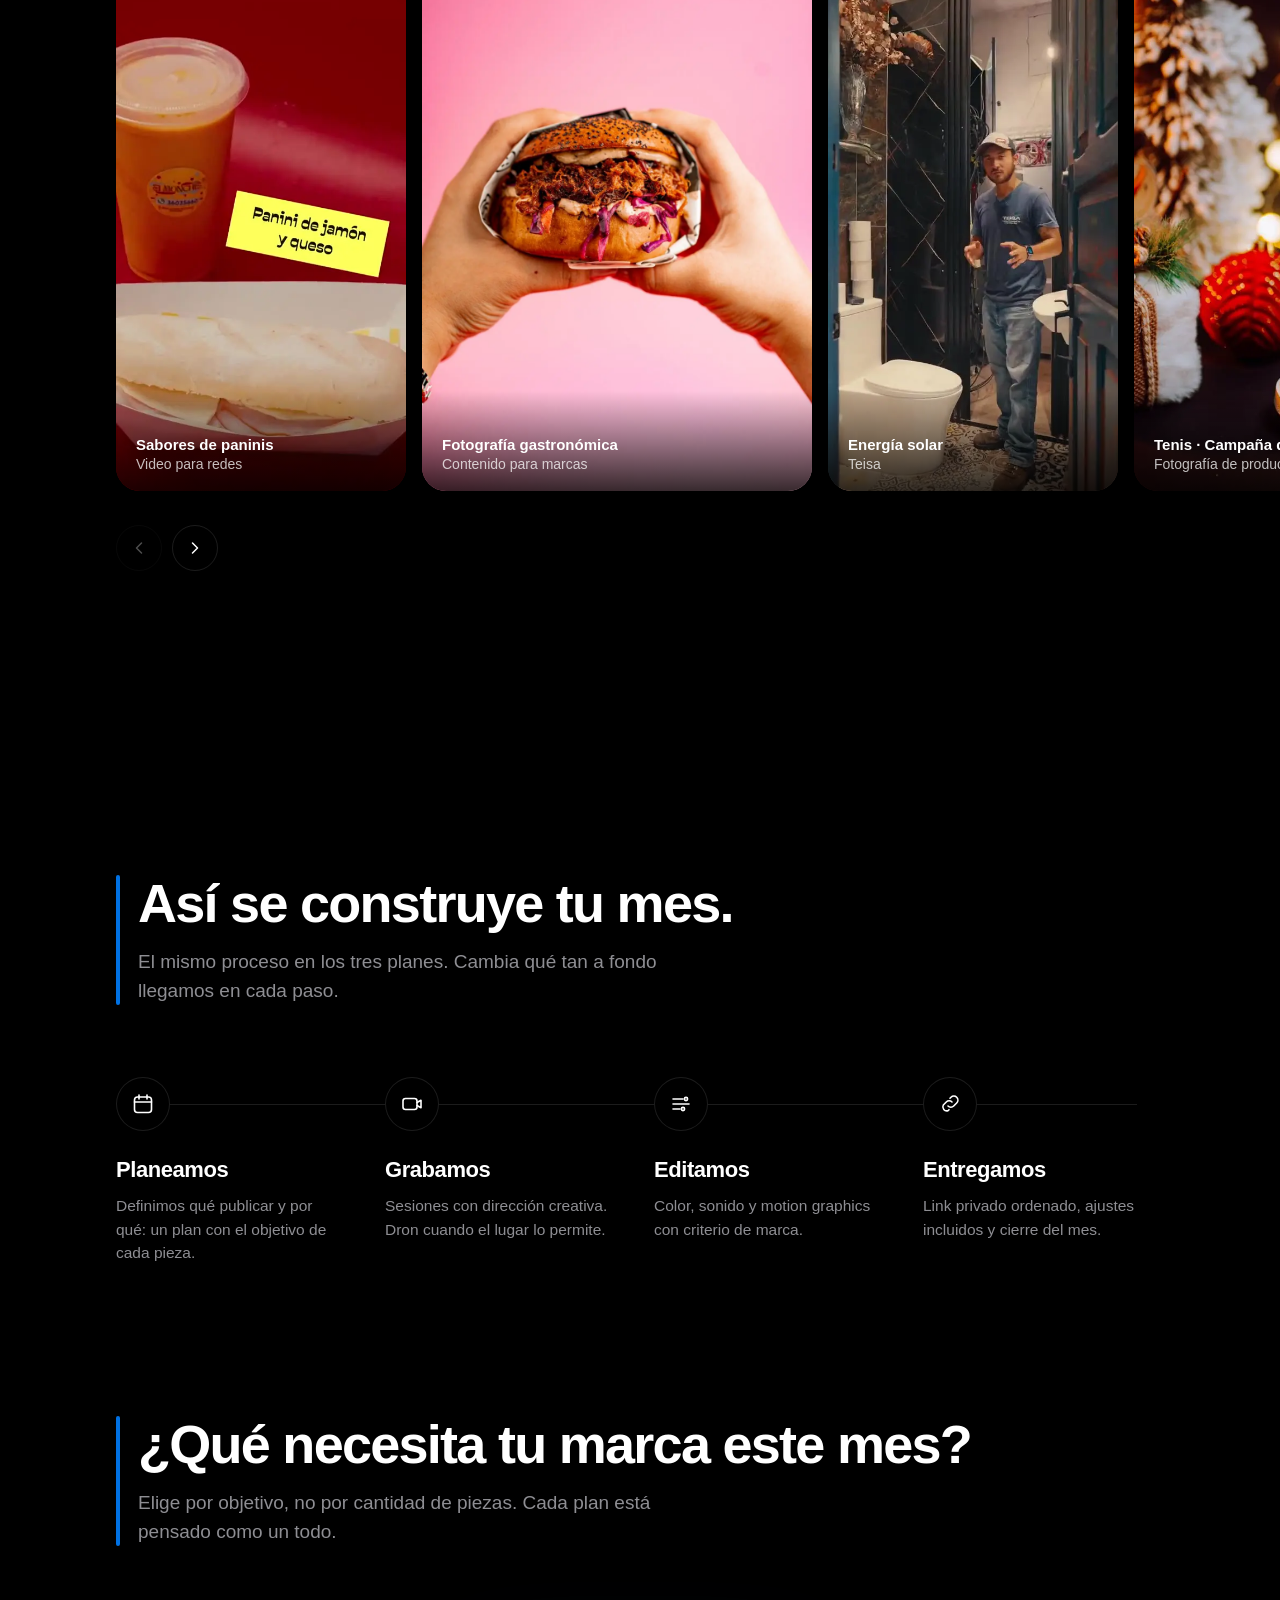
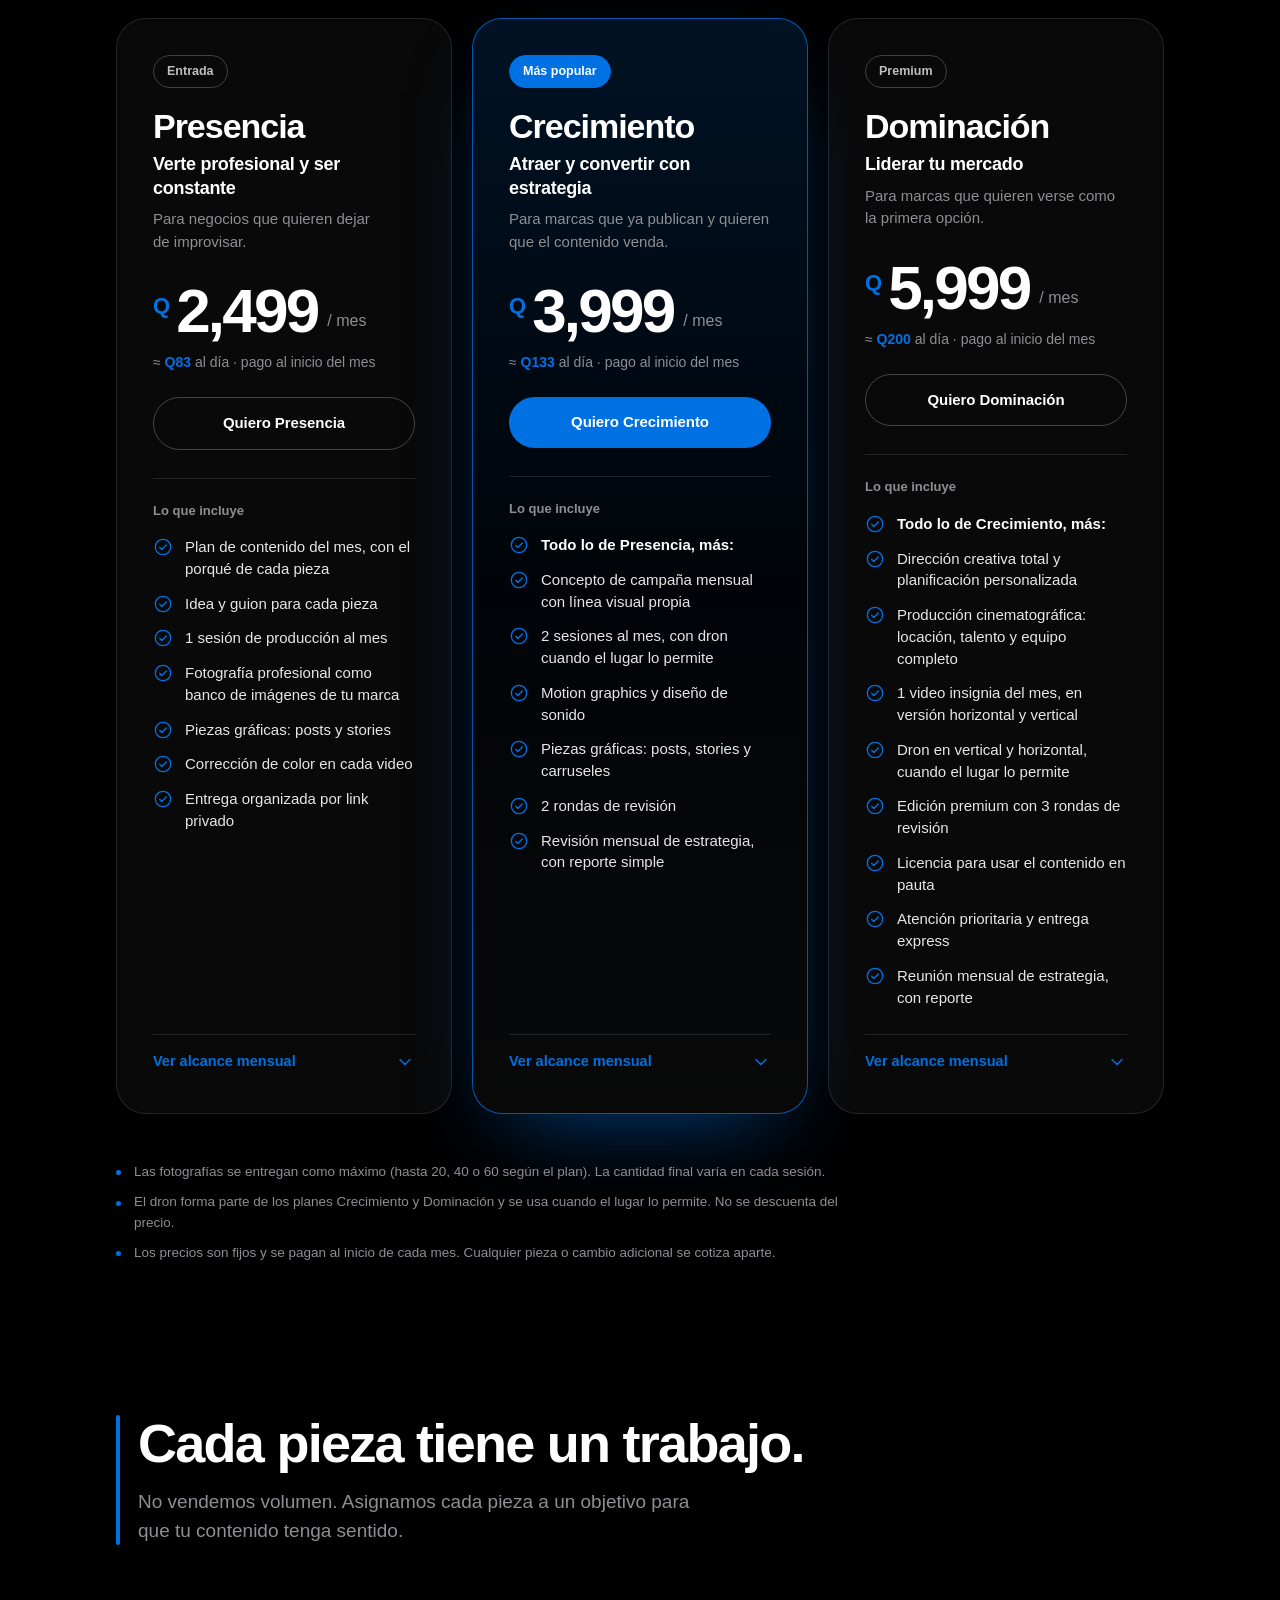
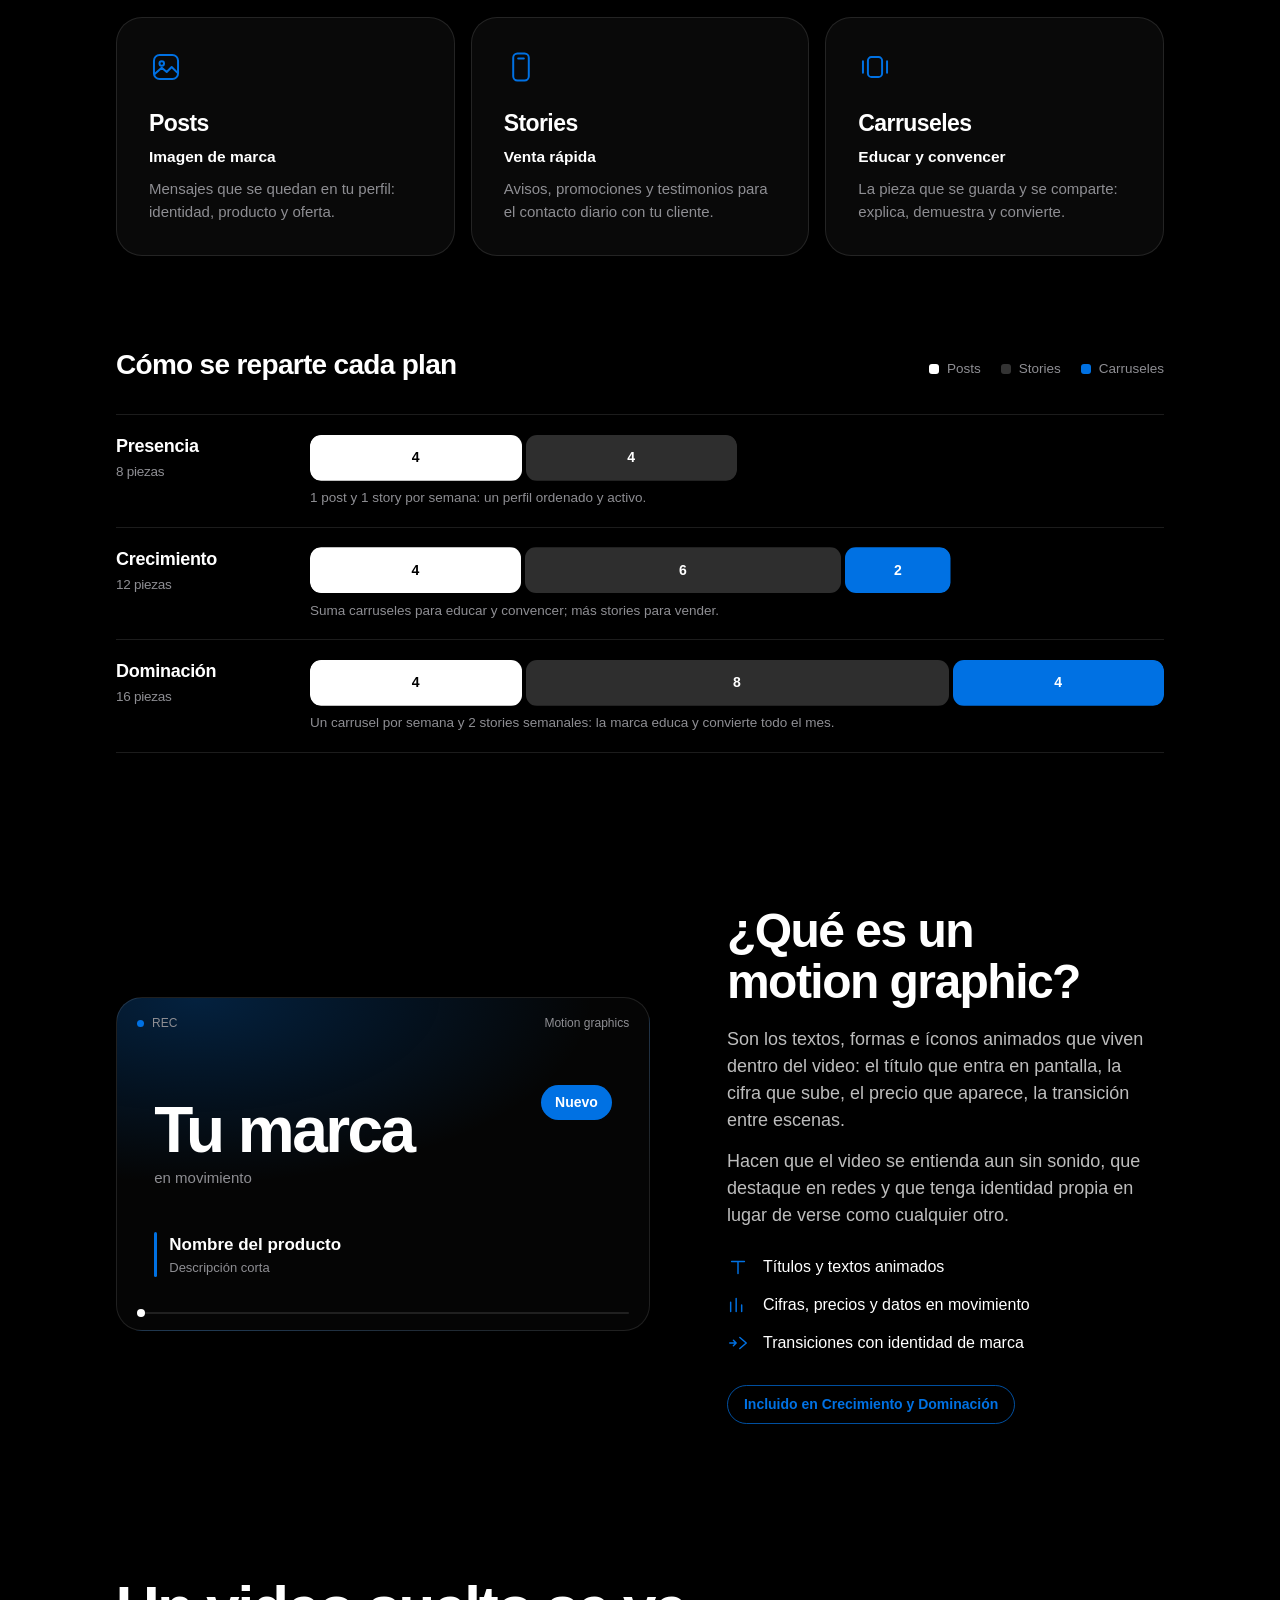
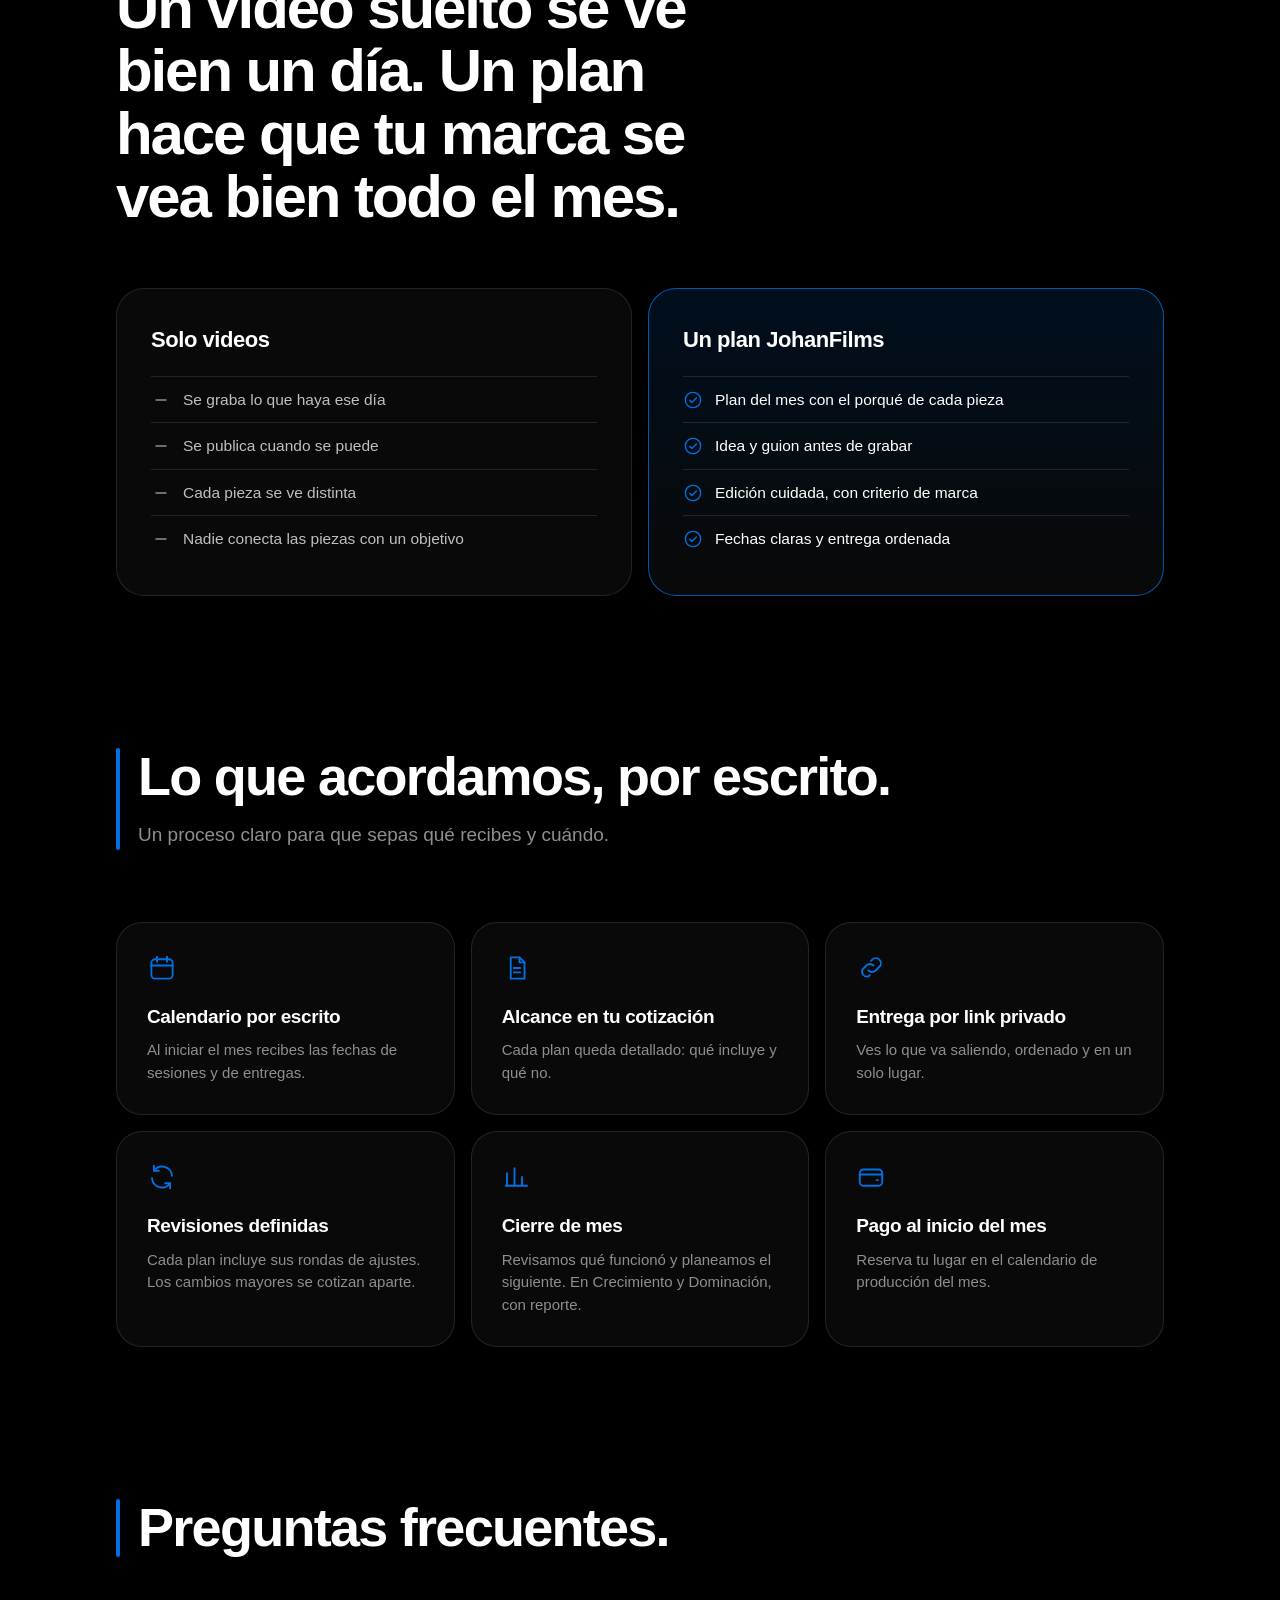
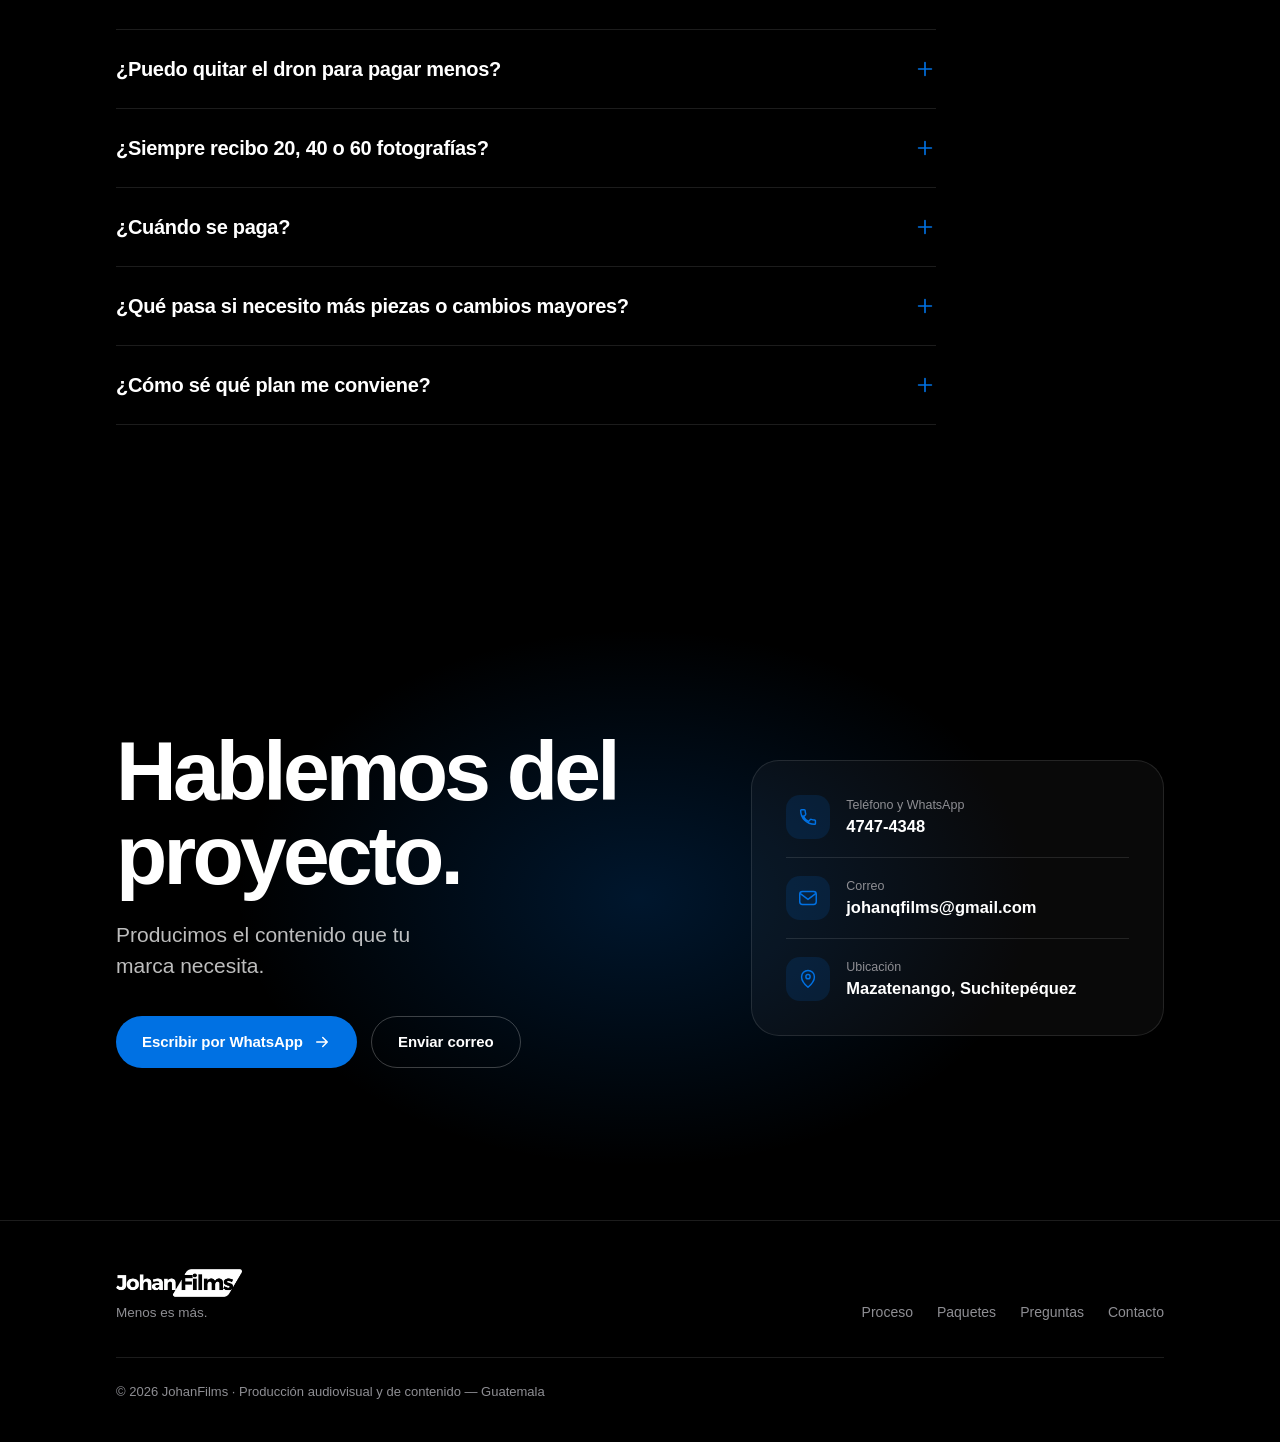
<file: paquetes.html>
<!DOCTYPE html>
<html lang="es" class="no-js">
<head>
<meta charset="UTF-8">
<meta name="viewport" content="width=device-width, initial-scale=1, viewport-fit=cover">
<meta name="theme-color" content="#000000">
<meta name="robots" content="noindex, nofollow">
<title>Paquetes mensuales — JohanFilms</title>
<meta name="description" content="Contenido audiovisual con intención. Planes mensuales de planeación, producción y edición en Mazatenango: Presencia, Crecimiento y Dominación.">
<meta property="og:title" content="Paquetes mensuales — JohanFilms">
<meta property="og:description" content="Contenido con intención. Marca con presencia. Elige el plan según el objetivo de tu marca.">
<meta property="og:type" content="website">
<script>document.documentElement.classList.replace('no-js','js');
/* Siempre abrir desde el inicio: sin restaurar scroll ni saltar a #anclas */
(function(){
  var root=document.documentElement;
  try{ if('scrollRestoration' in history) history.scrollRestoration='manual'; }catch(e){}
  function top(){
    try{ if(location.hash) history.replaceState(null,'',location.pathname+location.search); }catch(e){}
    root.style.scrollBehavior='auto'; window.scrollTo(0,0);
    setTimeout(function(){ root.style.scrollBehavior=''; },60);
  }
  top();
  window.addEventListener('load',top);
  window.addEventListener('pageshow',function(e){ if(e.persisted) top(); });
})();
</script>

<style>
/* =========================================================
   JOHANFILMS · Página de paquetes
   Paleta del manual: #000000 · #FFFFFF · #8E8E93 · #0071E3
   ========================================================= */
:root{
  --bg:#000000;
  --white:#ffffff;
  --gray:#8e8e93;
  --blue:#0071e3;
  --blue-hover:#0a84ff;
  --body:rgba(255,255,255,.74);
  --line:rgba(255,255,255,.11);
  --panel:rgba(255,255,255,.035);
  --panel-2:rgba(255,255,255,.065);
  --font:-apple-system,BlinkMacSystemFont,"SF Pro Display","SF Pro Text","Helvetica Neue","Segoe UI",Roboto,Helvetica,Arial,sans-serif;
  --ease:cubic-bezier(.16,1,.3,1);
  --pad:clamp(20px,5vw,56px);
  --max:1160px;
}

*{margin:0;padding:0;box-sizing:border-box}
html{scroll-behavior:smooth;scroll-padding-top:76px;-webkit-text-size-adjust:100%}
body{background:var(--bg);color:var(--white);font-family:var(--font);line-height:1.5;-webkit-font-smoothing:antialiased;-moz-osx-font-smoothing:grayscale;overflow-x:hidden}
body.no-scroll{overflow:hidden}
a{color:inherit;text-decoration:none}
ul{list-style:none}
button{font:inherit;color:inherit;background:none;border:0;cursor:pointer}
svg{display:block;flex:none}
img,video{display:block;max-width:100%}
[hidden]{display:none !important}
:focus-visible{outline:2px solid var(--blue);outline-offset:3px;border-radius:6px}
::selection{background:var(--blue);color:#fff}
.sr-only{position:absolute;width:1px;height:1px;overflow:hidden;clip:rect(0 0 0 0);white-space:nowrap}

.wrap{max-width:var(--max);margin:0 auto;padding:0 var(--pad)}
.section{padding:clamp(80px,12vw,152px) 0}

/* ---------- Encabezado de sección (barra de acento del manual) ---------- */
.sec-head{display:flex;gap:18px;align-items:stretch;margin-bottom:clamp(40px,6vw,72px)}
.sec-head .bar{width:4px;border-radius:2px;background:var(--blue);flex:none}
.sec-head h2{font-size:clamp(30px,4.6vw,54px);font-weight:700;letter-spacing:-.032em;line-height:1.06;text-wrap:balance}
.sec-head p{margin-top:16px;color:var(--gray);font-size:clamp(16px,1.6vw,19px);max-width:54ch;text-wrap:pretty}

/* ---------- Botones ---------- */
.btn{display:inline-flex;align-items:center;justify-content:center;gap:10px;padding:14px 26px;border-radius:999px;font-size:15px;font-weight:600;letter-spacing:-.005em;transition:transform .45s var(--ease),background .3s,border-color .3s,color .3s}
.btn svg{transition:transform .45s var(--ease)}
.btn:hover svg.arrow{transform:translateX(4px)}
.btn-primary{background:var(--blue);color:#fff}
.btn-primary:hover{background:var(--blue-hover);transform:translateY(-2px)}
.btn-ghost{border:1px solid rgba(255,255,255,.24);color:#fff}
.btn-ghost:hover{border-color:#fff;transform:translateY(-2px)}
.btn-white{background:#fff;color:#000}
.btn-white:hover{background:var(--blue);color:#fff;transform:translateY(-2px)}

/* ---------- Revelado al hacer scroll (solo si JS está activo) ---------- */
html.js .reveal{opacity:0;translate:0 26px;transition:opacity .95s var(--ease) var(--d,0s),translate .95s var(--ease) var(--d,0s)}
html.js .reveal.in{opacity:1;translate:0 0}

/* =========================================================
   HEADER + MENÚ MÓVIL
   ========================================================= */
.site-header{position:fixed;inset:0 0 auto 0;z-index:100;padding-top:env(safe-area-inset-top);transition:background .4s,border-color .4s}
.site-header.scrolled{background:rgba(0,0,0,.72);-webkit-backdrop-filter:saturate(180%) blur(18px);backdrop-filter:saturate(180%) blur(18px);border-bottom:1px solid var(--line)}
.nav{height:60px;display:flex;align-items:center;justify-content:space-between;gap:24px}
.brand{display:flex;align-items:center;font-size:17px;font-weight:700;letter-spacing:-.015em}
.brand img{display:block;height:24px;width:auto}
.nav-links{display:flex;gap:32px;font-size:13px;color:var(--gray)}
.nav-links a{transition:color .3s}
.nav-links a:hover{color:#fff}
.nav-right{display:flex;align-items:center;gap:14px}
.btn-sm{padding:8px 16px;font-size:13px}
.menu-btn{display:none;position:relative;width:38px;height:38px}
.menu-btn span{position:absolute;left:9px;right:9px;height:1.6px;background:#fff;border-radius:2px;transition:transform .5s var(--ease),top .5s var(--ease)}
.menu-btn span:nth-child(1){top:15px}
.menu-btn span:nth-child(2){top:22px}
.menu-btn[aria-expanded="true"] span:nth-child(1){top:18.5px;transform:rotate(45deg)}
.menu-btn[aria-expanded="true"] span:nth-child(2){top:18.5px;transform:rotate(-45deg)}
.progress{position:absolute;left:0;right:0;bottom:-1px;height:1px;background:var(--blue);transform-origin:left;transform:scaleX(var(--scroll,0))}

.menu{position:fixed;inset:0;z-index:99;display:flex;flex-direction:column;justify-content:center;padding:90px var(--pad) 48px;background:#000;opacity:0;visibility:hidden;transition:opacity .45s var(--ease),visibility .45s}
.menu.open{opacity:1;visibility:visible}
.menu a.m-link{font-size:clamp(30px,9vw,44px);font-weight:700;letter-spacing:-.03em;padding:12px 0;border-bottom:1px solid var(--line);opacity:0;translate:0 18px;transition:opacity .6s var(--ease),translate .6s var(--ease)}
.menu.open a.m-link{opacity:1;translate:0 0;transition-delay:calc(var(--i) * 60ms + 120ms)}
.menu .btn{margin-top:32px;align-self:flex-start}

@media (max-width:860px){
  .nav-links{display:none}
  .menu-btn{display:block}
  .nav-right .btn-sm{display:none}
}

/* =========================================================
   HERO
   ========================================================= */
.hero{position:relative;min-height:100svh;display:flex;align-items:center;padding:calc(60px + 9vh) 0 12vh;overflow:hidden;isolation:isolate}
.hero-bg{position:absolute;inset:0;z-index:-1}
.glow{position:absolute;border-radius:50%;pointer-events:none;will-change:transform}
.glow.g1{width:72vmax;height:72vmax;left:-22vmax;top:-34vmax;background:radial-gradient(closest-side,rgba(0,113,227,.30),transparent 70%);animation:drift1 24s ease-in-out infinite alternate}
.glow.g2{width:60vmax;height:60vmax;right:-26vmax;bottom:-34vmax;background:radial-gradient(closest-side,rgba(0,113,227,.17),transparent 70%);animation:drift2 28s ease-in-out infinite alternate}
@keyframes drift1{to{transform:translate3d(12vmax,8vmax,0) scale(1.12)}}
@keyframes drift2{to{transform:translate3d(-10vmax,-6vmax,0) scale(1.1)}}
.grain{position:absolute;inset:0;opacity:.075;mix-blend-mode:overlay;pointer-events:none;background-image:url("data:image/svg+xml;utf8,%3Csvg xmlns='http://www.w3.org/2000/svg' width='180' height='180'%3E%3Cfilter id='n'%3E%3CfeTurbulence type='fractalNoise' baseFrequency='.9' numOctaves='2' stitchTiles='stitch'/%3E%3C/filter%3E%3Crect width='100%25' height='100%25' filter='url(%23n)'/%3E%3C/svg%3E")}
.hero-video{position:absolute;inset:0;width:100%;height:100%;object-fit:cover;opacity:0;transition:opacity 1.6s var(--ease)}
.hero-video.ready{opacity:.55}
.hero-shade{position:absolute;inset:0;background:linear-gradient(180deg,rgba(0,0,0,.55),rgba(0,0,0,.2) 45%,#000 100%)}

.hero-title{font-size:clamp(38px,7.2vw,86px);font-weight:700;letter-spacing:-.04em;line-height:1.02;text-wrap:balance}
.hero-title .ln{display:block;overflow:hidden;padding-bottom:.1em;margin-bottom:-.1em}
.hero-title .ln>span{display:block}
.hero-title .blue{color:var(--blue)}
html.js .hero-title .ln>span{transform:translateY(112%);animation:lineUp 1.2s var(--ease) .15s forwards}
html.js .hero-title .ln:nth-child(2)>span{animation-delay:.3s}
@keyframes lineUp{to{transform:none}}

.hero-sub{margin-top:clamp(22px,3vw,32px);max-width:46ch;font-size:clamp(17px,2vw,21px);color:var(--body);text-wrap:pretty}
.hero-actions{margin-top:clamp(28px,4vw,40px);display:flex;flex-wrap:wrap;gap:14px}
.hero-loc{margin-top:28px;font-size:14px;color:var(--gray)}
html.js .hero-sub,html.js .hero-actions,html.js .hero-loc{opacity:0;translate:0 18px;animation:fadeUp 1.1s var(--ease) forwards}
html.js .hero-sub{animation-delay:.55s}
html.js .hero-actions{animation-delay:.7s}
html.js .hero-loc{animation-delay:.85s}
@keyframes fadeUp{to{opacity:1;translate:0 0}}

.cue{position:absolute;left:50%;bottom:28px;translate:-50% 0;width:1px;height:54px;background:var(--line);overflow:hidden}
.cue::after{content:"";position:absolute;left:0;top:-40%;width:1px;height:40%;background:#fff;animation:cue 2.4s var(--ease) infinite}
@keyframes cue{to{top:110%}}
@media (max-width:640px){.cue{display:none}}

/* =========================================================
   PRUEBA SOCIAL (+300) + MARCAS
   ========================================================= */
.proof{padding-top:clamp(56px,8vw,96px)}
.proof-top{display:flex;align-items:center;gap:clamp(20px,4vw,48px);flex-wrap:wrap}
.proof-num{font-size:clamp(64px,13vw,150px);font-weight:700;letter-spacing:-.05em;line-height:.9;font-variant-numeric:tabular-nums}
.proof-num .plus{color:var(--blue)}
.proof-top p{max-width:30ch;font-size:clamp(18px,2.2vw,24px);color:var(--body);line-height:1.35;text-wrap:balance}
.marquee{margin-top:clamp(44px,6vw,80px);overflow:hidden;-webkit-mask-image:linear-gradient(90deg,transparent,#000 10%,#000 90%,transparent);mask-image:linear-gradient(90deg,transparent,#000 10%,#000 90%,transparent)}
.marquee-track{display:flex;width:max-content;animation:marq 48s linear infinite}
.marquee:hover .marquee-track{animation-play-state:paused}
.marq-set{display:flex;align-items:center;gap:clamp(44px,6vw,84px);padding-right:clamp(44px,6vw,84px);flex:none}
.brand-item{flex:none;height:38px;display:flex;align-items:center;font-size:22px;font-weight:600;letter-spacing:-.02em;color:var(--gray);white-space:nowrap;opacity:.7;transition:opacity .35s,color .35s}
.brand-item:hover{opacity:1;color:#fff}
.brand-item img{height:100%;width:auto;filter:brightness(0) invert(1)}
@keyframes marq{to{transform:translateX(-50%)}}

/* =========================================================
   TRABAJO (galería horizontal, opcional)
   ========================================================= */
.rail{display:flex;gap:16px;overflow-x:auto;scroll-snap-type:x mandatory;scrollbar-width:none;padding:4px max(var(--pad),calc((100vw - var(--max)) / 2 + var(--pad))) 12px;scroll-padding-inline:max(var(--pad),calc((100vw - var(--max)) / 2 + var(--pad)))}
.rail::-webkit-scrollbar{display:none}
.work-card{position:relative;flex:none;border-radius:24px;overflow:hidden;background:#0b0b0b;scroll-snap-align:start;isolation:isolate}
.work-card.vertical{width:clamp(250px,34vw,390px);aspect-ratio:4/5}
.work-card.reel{width:clamp(210px,24vw,290px);aspect-ratio:9/16}
.work-card.horizontal{width:clamp(300px,56vw,640px);aspect-ratio:16/10}
.work-card img,.work-card video{width:100%;height:100%;object-fit:cover;transition:transform 1.2s var(--ease)}
.work-card:hover img,.work-card:hover video{transform:scale(1.045)}
.work-card figcaption{position:absolute;inset:auto 0 0 0;padding:44px 20px 18px;background:linear-gradient(180deg,transparent,rgba(0,0,0,.78));font-size:14px;line-height:1.3}
.work-card figcaption b{display:block;font-weight:600;font-size:15px}
.work-card figcaption span{color:var(--body)}
.rail-ctrl{display:flex;gap:10px;margin-top:22px}
.rail-ctrl button{width:46px;height:46px;border-radius:50%;border:1px solid var(--line);display:grid;place-items:center;transition:border-color .3s,opacity .3s,background .3s}
.rail-ctrl button:hover:not(:disabled){border-color:#fff;background:var(--panel-2)}
.rail-ctrl button:disabled{opacity:.3;cursor:default}

/* =========================================================
   PROCESO
   ========================================================= */
.steps{position:relative;display:grid;grid-template-columns:repeat(4,1fr);gap:28px}
.steps::before,.steps::after{content:"";position:absolute;top:27px;left:27px;right:27px;height:1px}
.steps::before{background:var(--line)}
.steps::after{background:var(--blue);transform-origin:left;transform:scaleX(var(--p,0))}
.step{position:relative}
.step-ico{position:relative;z-index:1;width:54px;height:54px;border-radius:50%;display:grid;place-items:center;background:#000;border:1px solid var(--line);color:#fff;transition:border-color .6s var(--ease),background .6s var(--ease),color .6s var(--ease)}
.step.on .step-ico{border-color:var(--blue);background:rgba(0,113,227,.14);color:var(--blue)}
.step h3{margin-top:22px;font-size:22px;font-weight:700;letter-spacing:-.02em}
.step p{margin-top:8px;color:var(--gray);font-size:15.5px;max-width:30ch;text-wrap:pretty}
@media (max-width:860px){
  .steps{grid-template-columns:1fr;gap:34px}
  .steps::before,.steps::after{top:27px;bottom:27px;left:27px;right:auto;width:1px;height:auto}
  .steps::after{transform-origin:top;transform:scaleY(var(--p,0))}
  .step{display:grid;grid-template-columns:54px 1fr;column-gap:20px}
  .step h3{margin-top:2px}
  .step p{grid-column:2}
}

/* =========================================================
   PLANES
   ========================================================= */
.plans{display:grid;grid-template-columns:repeat(3,1fr);gap:20px;align-items:stretch}
@media (max-width:1000px){.plans{grid-template-columns:1fr;max-width:540px;margin-inline:auto}}
.plan{position:relative;display:flex;flex-direction:column;padding:clamp(26px,3vw,36px);border-radius:30px;background:var(--panel);border:1px solid var(--line);transition:transform .6s var(--ease),border-color .4s,background .4s}
html.js .plan.reveal{transition:opacity .95s var(--ease) var(--d,0s),translate .95s var(--ease) var(--d,0s),transform .6s var(--ease),border-color .4s,background .4s}
.plan:hover{transform:translateY(-6px);border-color:rgba(255,255,255,.24)}
.plan.featured{background:linear-gradient(180deg,rgba(0,113,227,.16),rgba(0,113,227,.035) 52%,var(--panel));border-color:rgba(0,113,227,.75);box-shadow:0 36px 90px -36px rgba(0,113,227,.6)}
.plan.featured:hover{border-color:var(--blue)}
.badge{align-self:flex-start;display:inline-flex;align-items:center;padding:6px 13px;border-radius:999px;font-size:12.5px;font-weight:600;border:1px solid rgba(255,255,255,.22);color:var(--body)}
.featured .badge{background:var(--blue);border-color:var(--blue);color:#fff}
.plan h3{margin-top:20px;font-size:clamp(28px,3vw,34px);font-weight:700;letter-spacing:-.03em;line-height:1.1}
.goal{margin-top:8px;font-size:18px;font-weight:600;letter-spacing:-.015em;line-height:1.3}
.for{margin-top:8px;color:var(--gray);font-size:15px;min-height:46px;text-wrap:pretty}
.price{display:flex;align-items:flex-start;gap:6px;margin-top:26px}
.price .cur{margin-top:9px;font-size:22px;font-weight:600;color:var(--blue)}
.price .amt{font-size:clamp(50px,5.6vw,62px);font-weight:700;letter-spacing:-.045em;line-height:1;font-variant-numeric:tabular-nums}
.price .per{align-self:flex-end;margin-bottom:9px;margin-left:4px;color:var(--gray);font-size:16px}
.day{margin-top:10px;font-size:14px;color:var(--gray)}
.day b{color:var(--blue);font-weight:600}
.plan .btn{margin-top:24px;width:100%}
.rule{height:1px;background:var(--line);margin:28px 0 22px}
.inc-title{font-size:13px;font-weight:600;color:var(--gray);margin-bottom:16px}
.checks{display:grid;gap:13px}
.checks li{display:flex;gap:12px;align-items:flex-start;font-size:15px;line-height:1.45;color:rgba(255,255,255,.9)}
.checks li svg{color:var(--blue);margin-top:1px}
.checks li.lead{font-weight:600;color:#fff}
.scope{margin-top:auto;padding-top:26px}
.acc-btn{width:100%;display:flex;align-items:center;justify-content:space-between;gap:16px;text-align:left}
.scope .acc-btn{padding:16px 0 4px;border-top:1px solid var(--line);font-size:14.5px;font-weight:600;color:var(--blue)}
.acc-btn svg{transition:transform .6s var(--ease)}
.acc-btn[aria-expanded="true"] svg{transform:rotate(180deg)}
.acc-panel{display:grid;grid-template-rows:1fr}
html.js .acc-panel{grid-template-rows:0fr;transition:grid-template-rows .7s var(--ease)}
html.js .acc-panel.open{grid-template-rows:1fr}
.acc-inner{overflow:hidden;min-height:0}
.scope-list{display:grid;gap:16px;padding-top:18px}
.scope-list li{display:grid;grid-template-columns:1fr auto;column-gap:16px;align-items:baseline;font-size:14.5px}
.scope-list li span{color:var(--gray)}
.scope-list li strong{font-weight:600}
.scope-list li small{grid-column:1 / -1;margin-top:3px;color:var(--gray);font-size:13px;line-height:1.4}

.fine{margin-top:clamp(32px,4vw,48px);display:grid;gap:10px;max-width:84ch}
.fine p{position:relative;padding-left:18px;font-size:13.5px;color:var(--gray);line-height:1.5}
.fine p::before{content:"";position:absolute;left:0;top:.62em;width:5px;height:5px;border-radius:50%;background:var(--blue)}

/* =========================================================
   PIEZAS GRÁFICAS
   ========================================================= */
.pieza-grid{display:grid;grid-template-columns:repeat(3,1fr);gap:16px}
@media (max-width:860px){.pieza-grid{grid-template-columns:1fr}}
.pieza{padding:clamp(24px,3vw,32px);border-radius:26px;background:var(--panel);border:1px solid var(--line)}
.pieza svg{color:var(--blue)}
.pieza h3{margin-top:22px;font-size:23px;font-weight:700;letter-spacing:-.025em}
.pieza .job{margin-top:4px;font-weight:600;color:#fff;font-size:15.5px}
.pieza p{margin-top:10px;color:var(--gray);font-size:15px;text-wrap:pretty}
.mix{margin-top:clamp(48px,7vw,88px)}
.mix-head{display:flex;flex-wrap:wrap;align-items:baseline;justify-content:space-between;gap:12px 28px;margin-bottom:28px}
.mix-head h3{font-size:clamp(22px,2.6vw,28px);font-weight:700;letter-spacing:-.025em}
.legend{display:flex;gap:20px;font-size:13.5px;color:var(--gray);flex-wrap:wrap}
.legend span{display:inline-flex;align-items:center;gap:8px}
.legend i{width:10px;height:10px;border-radius:3px;background:#fff}
.legend i.s{background:rgba(255,255,255,.2)}
.legend i.c{background:var(--blue)}
.mix-row{display:grid;grid-template-columns:170px 1fr;gap:6px 24px;align-items:center;padding:18px 0;border-top:1px solid var(--line)}
.mix-row:last-child{border-bottom:1px solid var(--line)}
.mix-name{font-size:18px;font-weight:600;letter-spacing:-.015em}
.mix-name small{display:block;margin-top:2px;font-size:13.5px;font-weight:400;color:var(--gray)}
.mix-bar{display:flex;gap:4px;height:46px;width:var(--w)}
.seg{display:grid;place-items:center;border-radius:11px;font-size:14px;font-weight:700;flex:var(--n) 1 0;min-width:0}
.seg.p{background:#fff;color:#000}
.seg.s{background:rgba(255,255,255,.18);color:#fff}
.seg.c{background:var(--blue);color:#fff}
.mix-note{grid-column:2;font-size:13.5px;color:var(--gray)}
html.js .mix-bar{clip-path:inset(0 100% 0 0 round 11px);transition:clip-path 1.4s var(--ease) .25s}
html.js .mix-row.in .mix-bar{clip-path:inset(0 0 0 0 round 11px)}
@media (max-width:760px){
  .mix-row{grid-template-columns:1fr;gap:10px}
  .mix-note{grid-column:1}
}

/* =========================================================
   MOTION GRAPHIC
   ========================================================= */
.motion-grid{display:grid;grid-template-columns:1.1fr .9fr;gap:clamp(32px,6vw,80px);align-items:center}
@media (max-width:900px){.motion-grid{grid-template-columns:1fr}}
.mg-frame{position:relative;aspect-ratio:16/10;border-radius:26px;overflow:hidden;border:1px solid var(--line);background:radial-gradient(120% 90% at 15% 0%,rgba(0,113,227,.26),transparent 62%),#050505;isolation:isolate}
.mg-top{position:absolute;top:16px;left:20px;right:20px;display:flex;justify-content:space-between;font-size:12px;color:var(--gray)}
.rec{display:inline-flex;align-items:center;gap:8px}
.rec i{width:7px;height:7px;border-radius:50%;background:var(--blue);animation:blink 1.6s ease-in-out infinite}
@keyframes blink{50%{opacity:.25}}
.mg-title{position:absolute;left:7%;top:30%;font-size:clamp(30px,6.2vw,64px);font-weight:700;letter-spacing:-.04em;line-height:1}
.mg-title small{display:block;margin-top:8px;font-size:clamp(11px,1.5vw,15px);font-weight:500;letter-spacing:0;color:var(--gray)}
.mg-lower{position:absolute;left:7%;bottom:16%;display:flex;gap:12px;align-items:stretch}
.mg-lower .lbar{width:3px;border-radius:2px;background:var(--blue);transform-origin:top}
.mg-lower b{display:block;font-size:clamp(12px,1.8vw,17px);font-weight:600}
.mg-lower span{display:block;font-size:clamp(10px,1.4vw,13px);color:var(--gray)}
.mg-chip{position:absolute;right:7%;top:26%;padding:7px 14px;border-radius:999px;background:var(--blue);font-size:clamp(11px,1.5vw,14px);font-weight:600}
.mg-play{position:absolute;left:20px;right:20px;bottom:16px;height:2px;border-radius:2px;background:var(--line)}
.mg-play::after{content:"";position:absolute;left:0;top:-3px;width:8px;height:8px;border-radius:50%;background:#fff;animation:playhead 8s linear infinite}
@keyframes playhead{from{left:0}to{left:calc(100% - 8px)}}
html.js .mg-title{animation:mgTitle 8s var(--ease) infinite}
html.js .mg-lower .lbar{animation:mgBar 8s var(--ease) infinite}
html.js .mg-lower .t1{animation:mgText 8s var(--ease) infinite}
html.js .mg-lower .t2{animation:mgText 8s var(--ease) .12s infinite}
html.js .mg-chip{animation:mgChip 8s cubic-bezier(.34,1.56,.64,1) infinite}
@keyframes mgTitle{0%,4%{clip-path:inset(0 100% 0 0);opacity:0}6%{opacity:1}16%,80%{clip-path:inset(0 0 0 0);opacity:1}88%,100%{clip-path:inset(0 0 0 0);opacity:0}}
@keyframes mgBar{0%,18%{transform:scaleY(0)}28%,80%{transform:scaleY(1)}88%,100%{transform:scaleY(1);opacity:0}}
@keyframes mgText{0%,24%{opacity:0;translate:-18px 0}34%,80%{opacity:1;translate:0 0}88%,100%{opacity:0;translate:0 0}}
@keyframes mgChip{0%,44%{opacity:0;scale:.5}54%,80%{opacity:1;scale:1}88%,100%{opacity:0;scale:1}}
.motion-copy h2{font-size:clamp(30px,4.2vw,48px);font-weight:700;letter-spacing:-.032em;line-height:1.08;text-wrap:balance}
.motion-copy>p{margin-top:18px;color:var(--body);font-size:clamp(16px,1.6vw,18px);text-wrap:pretty}
.mg-points{margin-top:26px;display:grid;gap:14px}
.mg-points li{display:flex;gap:14px;align-items:center;font-size:16px;font-weight:500}
.mg-points svg{color:var(--blue)}
.tag{display:inline-flex;margin-top:30px;padding:8px 16px;border-radius:999px;border:1px solid rgba(0,113,227,.7);color:var(--blue);font-size:14px;font-weight:600}

/* =========================================================
   POR QUÉ NO SOLO VIDEOS
   ========================================================= */
.porque h2{font-size:clamp(30px,5vw,60px);font-weight:700;letter-spacing:-.035em;line-height:1.05;max-width:20ch;text-wrap:balance}
.vs{margin-top:clamp(36px,5vw,60px);display:grid;grid-template-columns:1fr 1fr;gap:16px}
@media (max-width:760px){.vs{grid-template-columns:1fr}}
.vs-card{padding:clamp(24px,3vw,34px);border-radius:28px;border:1px solid var(--line);background:var(--panel)}
.vs-card.us{border-color:rgba(0,113,227,.75);background:linear-gradient(180deg,rgba(0,113,227,.13),var(--panel))}
.vs-card h3{font-size:22px;font-weight:700;letter-spacing:-.02em;margin-bottom:20px}
.vs-card li{display:flex;gap:12px;align-items:flex-start;padding:11px 0;border-top:1px solid var(--line);font-size:15.5px;color:var(--body)}
.vs-card li svg{margin-top:2px;color:var(--gray)}
.vs-card.us li{color:#fff}
.vs-card.us li svg{color:var(--blue)}

/* =========================================================
   CÓMO TRABAJAMOS
   ========================================================= */
.promise-grid{display:grid;grid-template-columns:repeat(3,1fr);gap:16px}
@media (max-width:980px){.promise-grid{grid-template-columns:repeat(2,1fr)}}
@media (max-width:620px){.promise-grid{grid-template-columns:1fr}}
.promise{padding:clamp(24px,3vw,30px);border-radius:26px;background:var(--panel);border:1px solid var(--line);transition:border-color .4s,background .4s}
.promise:hover{border-color:rgba(255,255,255,.24);background:var(--panel-2)}
.promise svg{color:var(--blue)}
.promise h3{margin-top:20px;font-size:19px;font-weight:700;letter-spacing:-.02em}
.promise p{margin-top:8px;color:var(--gray);font-size:15px;text-wrap:pretty}

/* =========================================================
   FAQ
   ========================================================= */
.faq{max-width:820px}
.faq-item{border-top:1px solid var(--line)}
.faq-item:last-child{border-bottom:1px solid var(--line)}
.faq .acc-btn{padding:24px 0;font-size:clamp(17px,2vw,20px);font-weight:600;letter-spacing:-.015em}
.faq .acc-btn svg{color:var(--blue)}
.faq .acc-btn[aria-expanded="true"] svg{transform:rotate(45deg)}
.faq .acc-inner p{padding-bottom:26px;max-width:62ch;color:var(--body);font-size:16.5px;text-wrap:pretty}

/* =========================================================
   CONTACTO
   ========================================================= */
.cta{position:relative;overflow:hidden;isolation:isolate;text-align:left}
.cta::before{content:"";position:absolute;z-index:-1;left:50%;top:50%;width:90vmax;height:60vmax;translate:-50% -50%;background:radial-gradient(closest-side,rgba(0,113,227,.2),transparent 70%)}
.cta-grid{display:grid;grid-template-columns:1.15fr .85fr;gap:clamp(32px,6vw,80px);align-items:center}
@media (max-width:900px){.cta-grid{grid-template-columns:1fr}}
.cta h2{font-size:clamp(40px,7vw,84px);font-weight:700;letter-spacing:-.045em;line-height:1}
.cta p.lead{margin-top:22px;font-size:clamp(17px,2vw,21px);color:var(--body);max-width:30ch}
.cta-actions{margin-top:34px;display:flex;flex-wrap:wrap;gap:14px}
.contact-card{padding:clamp(24px,3vw,34px);border-radius:28px;border:1px solid var(--line);background:var(--panel)}
.c-row{display:flex;gap:16px;align-items:center;padding:18px 0;border-top:1px solid var(--line)}
.c-row:first-child{border-top:0;padding-top:0}
.c-row:last-child{padding-bottom:0}
.c-ico{width:44px;height:44px;border-radius:14px;display:grid;place-items:center;background:rgba(0,113,227,.14);color:var(--blue);flex:none}
.c-row small{display:block;font-size:12.5px;color:var(--gray)}
.c-row a,.c-row span.v{font-size:16.5px;font-weight:600;word-break:break-word}
.c-row a:hover{color:var(--blue)}

/* =========================================================
   FOOTER
   ========================================================= */
.site-footer{border-top:1px solid var(--line);padding:48px 0 calc(40px + env(safe-area-inset-bottom))}
.foot{display:flex;flex-wrap:wrap;gap:24px 40px;justify-content:space-between;align-items:flex-end}
.foot .brand{font-size:19px}
.foot .brand img{height:28px}
.foot small{display:block;margin-top:6px;color:var(--gray);font-size:13.5px}
.foot-links{display:flex;gap:24px;flex-wrap:wrap;font-size:14px;color:var(--gray)}
.foot-links a:hover{color:#fff}
.copy{margin-top:34px;padding-top:24px;border-top:1px solid var(--line);font-size:13px;color:var(--gray)}

/* =========================================================
   MOVIMIENTO REDUCIDO
   ========================================================= */
@media (prefers-reduced-motion:reduce){
  html{scroll-behavior:auto}
  *,*::before,*::after{animation-duration:.01ms !important;animation-iteration-count:1 !important;transition-duration:.01ms !important;transition-delay:0s !important}
  html.js .reveal{opacity:1;translate:none}
  html.js .hero-sub,html.js .hero-actions,html.js .hero-loc{opacity:1;translate:none}
  html.js .hero-title .ln>span{transform:none}
  .marquee-track{animation:none;width:auto;flex-wrap:wrap;justify-content:center}
  .marq-set[aria-hidden="true"]{display:none}
  .glow,.cue{display:none}
}
</style>
</head>

<body>

<!-- ============================ HEADER ============================ -->
<header class="site-header" id="siteHeader">
  <div class="wrap">
    <nav class="nav" aria-label="Principal">
      <a class="brand" href="#inicio" aria-label="JohanFilms, inicio"><img src="assets/logo/johanfilms-blanco.webp" alt="JohanFilms" width="480" height="107"></a>
      <div class="nav-links">
        <a href="#trabajo" data-needs-work hidden>Trabajo</a>
        <a href="#proceso">Proceso</a>
        <a href="#planes">Paquetes</a>
        <a href="#preguntas">Preguntas</a>
      </div>
      <div class="nav-right">
        <a class="btn btn-white btn-sm" href="https://wa.me/50247474348?text=Hola%20Johan%2C%20quiero%20cotizar%20un%20plan%20mensual." target="_blank" rel="noopener">Cotizar</a>
        <button class="menu-btn" id="menuBtn" aria-expanded="false" aria-controls="menu" aria-label="Abrir menú"><span></span><span></span></button>
      </div>
    </nav>
  </div>
  <div class="progress" aria-hidden="true"></div>
</header>

<div class="menu" id="menu" aria-hidden="true">
  <a class="m-link" style="--i:0" href="#trabajo" data-needs-work hidden>Trabajo</a>
  <a class="m-link" style="--i:1" href="#proceso">Proceso</a>
  <a class="m-link" style="--i:2" href="#planes">Paquetes</a>
  <a class="m-link" style="--i:3" href="#preguntas">Preguntas</a>
  <a class="btn btn-primary" href="https://wa.me/50247474348?text=Hola%20Johan%2C%20quiero%20cotizar%20un%20plan%20mensual." target="_blank" rel="noopener">Cotizar por WhatsApp</a>
</div>

<main>

<!-- ============================ HERO ============================ -->
<section class="hero" id="inicio">
  <div class="hero-bg" aria-hidden="true">
    <span class="glow g1"></span>
    <span class="glow g2"></span>
    <span class="grain"></span>
  </div>
  <div class="wrap">
    <h1 class="hero-title">
      <span class="ln"><span>Contenido con intención.</span></span>
      <span class="ln blue"><span>Marca con presencia.</span></span>
    </h1>
    <p class="hero-sub">Planeamos, grabamos y editamos cada mes para que tu marca se vea como lo que es: profesional.</p>
    <div class="hero-actions">
      <a class="btn btn-primary" href="#planes">Ver paquetes
        <svg class="arrow" width="18" height="18" viewBox="0 0 24 24" fill="none" stroke="currentColor" stroke-width="2" stroke-linecap="round" stroke-linejoin="round" aria-hidden="true"><path d="M5 12h14m-6-6 6 6-6 6"/></svg>
      </a>
      <a class="btn btn-ghost" href="https://wa.me/50247474348?text=Hola%20Johan%2C%20quiero%20cotizar%20un%20plan%20mensual." target="_blank" rel="noopener">Cotizar por WhatsApp</a>
    </div>
    <p class="hero-loc">Producción audiovisual y de contenido · Mazatenango, Guatemala</p>
  </div>
  <a class="cue" href="#prueba" aria-label="Bajar"></a>
</section>

<!-- ============================ PRUEBA (+300) + MARCAS ============================ -->
<section class="section proof" id="prueba">
  <div class="wrap">
    <div class="proof-top reveal">
      <div class="proof-num" aria-label="Más de 300"><span class="plus">+</span><span id="projCount" data-count="300">300</span></div>
      <p>proyectos cerrados. Marcas, negocios y eventos que ya confiaron en JohanFilms.</p>
    </div>
  </div>
  <div class="marquee reveal" id="marquee" aria-label="Marcas con las que hemos trabajado" hidden></div>
</section>

<!-- ============================ TRABAJO (se activa con CONFIG.trabajo) ============================ -->
<section class="section" id="trabajo" hidden style="padding-top:0">
  <div class="wrap">
    <div class="sec-head reveal">
      <span class="bar"></span>
      <div>
        <h2>Nuestro trabajo.</h2>
        <p>Una selección de lo que hemos producido para marcas y negocios.</p>
      </div>
    </div>
  </div>
  <div class="rail" id="rail" tabindex="0" aria-label="Galería de trabajos"></div>
  <div class="wrap">
    <div class="rail-ctrl">
      <button id="railPrev" aria-label="Anterior"><svg width="20" height="20" viewBox="0 0 24 24" fill="none" stroke="currentColor" stroke-width="1.8" stroke-linecap="round" stroke-linejoin="round"><path d="m15 6-6 6 6 6"/></svg></button>
      <button id="railNext" aria-label="Siguiente"><svg width="20" height="20" viewBox="0 0 24 24" fill="none" stroke="currentColor" stroke-width="1.8" stroke-linecap="round" stroke-linejoin="round"><path d="m9 6 6 6-6 6"/></svg></button>
    </div>
  </div>
</section>

<!-- ============================ PROCESO ============================ -->
<section class="section" id="proceso">
  <div class="wrap">
    <div class="sec-head reveal">
      <span class="bar"></span>
      <div>
        <h2>Así se construye tu mes.</h2>
        <p>El mismo proceso en los tres planes. Cambia qué tan a fondo llegamos en cada paso.</p>
      </div>
    </div>

    <div class="steps" id="steps">
      <div class="step reveal">
        <div class="step-ico"><svg width="24" height="24" viewBox="0 0 24 24" fill="none" stroke="currentColor" stroke-width="1.6" stroke-linecap="round" stroke-linejoin="round" aria-hidden="true"><rect x="3.5" y="5" width="17" height="15.5" rx="3"/><path d="M3.5 10h17M8 3v4M16 3v4"/></svg></div>
        <h3>Planeamos</h3>
        <p>Definimos qué publicar y por qué: un plan con el objetivo de cada pieza.</p>
      </div>
      <div class="step reveal" style="--d:.1s">
        <div class="step-ico"><svg width="24" height="24" viewBox="0 0 24 24" fill="none" stroke="currentColor" stroke-width="1.6" stroke-linecap="round" stroke-linejoin="round" aria-hidden="true"><rect x="3" y="6.5" width="14" height="11" rx="2.5"/><path d="m17 10.5 4-2.2v7.4l-4-2.2"/></svg></div>
        <h3>Grabamos</h3>
        <p>Sesiones con dirección creativa. Dron cuando el lugar lo permite.</p>
      </div>
      <div class="step reveal" style="--d:.2s">
        <div class="step-ico"><svg width="24" height="24" viewBox="0 0 24 24" fill="none" stroke="currentColor" stroke-width="1.6" stroke-linecap="round" stroke-linejoin="round" aria-hidden="true"><path d="M4 7h10M4 12h16M4 17h7"/><circle cx="17" cy="7" r="1.6"/><circle cx="14" cy="17" r="1.6"/></svg></div>
        <h3>Editamos</h3>
        <p>Color, sonido y motion graphics con criterio de marca.</p>
      </div>
      <div class="step reveal" style="--d:.3s">
        <div class="step-ico"><svg width="24" height="24" viewBox="0 0 24 24" fill="none" stroke="currentColor" stroke-width="1.6" stroke-linecap="round" stroke-linejoin="round" aria-hidden="true"><path d="M10 14a4 4 0 0 0 5.7 0l3-3a4 4 0 0 0-5.7-5.7l-1 1"/><path d="M14 10a4 4 0 0 0-5.7 0l-3 3A4 4 0 0 0 10 18.7l1-1"/></svg></div>
        <h3>Entregamos</h3>
        <p>Link privado ordenado, ajustes incluidos y cierre del mes.</p>
      </div>
    </div>
  </div>
</section>

<!-- ============================ PLANES ============================ -->
<section class="section" id="planes" style="padding-top:0">
  <div class="wrap">
    <div class="sec-head reveal">
      <span class="bar"></span>
      <div>
        <h2>¿Qué necesita tu marca este mes?</h2>
        <p>Elige por objetivo, no por cantidad de piezas. Cada plan está pensado como un todo.</p>
      </div>
    </div>

    <div class="plans">

      <!-- ===== PRESENCIA ===== -->
      <article class="plan reveal" id="plan-presencia">
        <span class="badge">Entrada</span>
        <h3>Presencia</h3>
        <p class="goal">Verte profesional y ser constante</p>
        <p class="for">Para negocios que quieren dejar de improvisar.</p>

        <div class="price"><span class="cur">Q</span><span class="amt">2,499</span><span class="per">/ mes</span></div>
        <p class="day">≈ <b>Q83</b> al día · pago al inicio del mes</p>
        <a class="btn btn-ghost" href="https://wa.me/50247474348?text=Hola%20Johan%2C%20quiero%20el%20plan%20Presencia." target="_blank" rel="noopener">Quiero Presencia</a>

        <div class="rule"></div>
        <p class="inc-title">Lo que incluye</p>
        <ul class="checks">
          <li><svg width="20" height="20" viewBox="0 0 24 24" fill="none" stroke="currentColor" stroke-width="1.6" stroke-linecap="round" stroke-linejoin="round" aria-hidden="true"><circle cx="12" cy="12" r="9.2"/><path d="m8 12.4 2.6 2.6L16 9.6"/></svg>Plan de contenido del mes, con el porqué de cada pieza</li>
          <li><svg width="20" height="20" viewBox="0 0 24 24" fill="none" stroke="currentColor" stroke-width="1.6" stroke-linecap="round" stroke-linejoin="round" aria-hidden="true"><circle cx="12" cy="12" r="9.2"/><path d="m8 12.4 2.6 2.6L16 9.6"/></svg>Idea y guion para cada pieza</li>
          <li><svg width="20" height="20" viewBox="0 0 24 24" fill="none" stroke="currentColor" stroke-width="1.6" stroke-linecap="round" stroke-linejoin="round" aria-hidden="true"><circle cx="12" cy="12" r="9.2"/><path d="m8 12.4 2.6 2.6L16 9.6"/></svg>1 sesión de producción al mes</li>
          <li><svg width="20" height="20" viewBox="0 0 24 24" fill="none" stroke="currentColor" stroke-width="1.6" stroke-linecap="round" stroke-linejoin="round" aria-hidden="true"><circle cx="12" cy="12" r="9.2"/><path d="m8 12.4 2.6 2.6L16 9.6"/></svg>Fotografía profesional como banco de imágenes de tu marca</li>
          <li><svg width="20" height="20" viewBox="0 0 24 24" fill="none" stroke="currentColor" stroke-width="1.6" stroke-linecap="round" stroke-linejoin="round" aria-hidden="true"><circle cx="12" cy="12" r="9.2"/><path d="m8 12.4 2.6 2.6L16 9.6"/></svg>Piezas gráficas: posts y stories</li>
          <li><svg width="20" height="20" viewBox="0 0 24 24" fill="none" stroke="currentColor" stroke-width="1.6" stroke-linecap="round" stroke-linejoin="round" aria-hidden="true"><circle cx="12" cy="12" r="9.2"/><path d="m8 12.4 2.6 2.6L16 9.6"/></svg>Corrección de color en cada video</li>
          <li><svg width="20" height="20" viewBox="0 0 24 24" fill="none" stroke="currentColor" stroke-width="1.6" stroke-linecap="round" stroke-linejoin="round" aria-hidden="true"><circle cx="12" cy="12" r="9.2"/><path d="m8 12.4 2.6 2.6L16 9.6"/></svg>Entrega organizada por link privado</li>
        </ul>

        <div class="scope">
          <button class="acc-btn" data-acc aria-expanded="false" aria-controls="alc-presencia"><span>Ver alcance mensual</span>
            <svg width="20" height="20" viewBox="0 0 24 24" fill="none" stroke="currentColor" stroke-width="1.8" stroke-linecap="round" stroke-linejoin="round" aria-hidden="true"><path d="m6 9 6 6 6-6"/></svg></button>
          <div class="acc-panel" id="alc-presencia"><div class="acc-inner">
            <ul class="scope-list">
              <li><span>Videos verticales</span><strong>Hasta 4</strong><small>Presentación del negocio, producto o servicio, detrás de cámaras y una oferta.</small></li>
              <li><span>Fotografías</span><strong>Hasta 20</strong><small>Es un máximo; la cantidad final varía en cada sesión.</small></li>
              <li><span>Piezas gráficas</span><strong>8</strong><small>4 posts y 4 stories.</small></li>
              <li><span>Sesiones</span><strong>1 al mes</strong></li>
              <li><span>Revisiones</span><strong>1 ronda</strong></li>
            </ul>
          </div></div>
        </div>
      </article>

      <!-- ===== CRECIMIENTO ===== -->
      <article class="plan featured reveal" style="--d:.1s" id="plan-crecimiento">
        <span class="badge">Más popular</span>
        <h3>Crecimiento</h3>
        <p class="goal">Atraer y convertir con estrategia</p>
        <p class="for">Para marcas que ya publican y quieren que el contenido venda.</p>

        <div class="price"><span class="cur">Q</span><span class="amt">3,999</span><span class="per">/ mes</span></div>
        <p class="day">≈ <b>Q133</b> al día · pago al inicio del mes</p>
        <a class="btn btn-primary" href="https://wa.me/50247474348?text=Hola%20Johan%2C%20quiero%20el%20plan%20Crecimiento." target="_blank" rel="noopener">Quiero Crecimiento</a>

        <div class="rule"></div>
        <p class="inc-title">Lo que incluye</p>
        <ul class="checks">
          <li class="lead"><svg width="20" height="20" viewBox="0 0 24 24" fill="none" stroke="currentColor" stroke-width="1.6" stroke-linecap="round" stroke-linejoin="round" aria-hidden="true"><circle cx="12" cy="12" r="9.2"/><path d="m8 12.4 2.6 2.6L16 9.6"/></svg>Todo lo de Presencia, más:</li>
          <li><svg width="20" height="20" viewBox="0 0 24 24" fill="none" stroke="currentColor" stroke-width="1.6" stroke-linecap="round" stroke-linejoin="round" aria-hidden="true"><circle cx="12" cy="12" r="9.2"/><path d="m8 12.4 2.6 2.6L16 9.6"/></svg>Concepto de campaña mensual con línea visual propia</li>
          <li><svg width="20" height="20" viewBox="0 0 24 24" fill="none" stroke="currentColor" stroke-width="1.6" stroke-linecap="round" stroke-linejoin="round" aria-hidden="true"><circle cx="12" cy="12" r="9.2"/><path d="m8 12.4 2.6 2.6L16 9.6"/></svg>2 sesiones al mes, con dron cuando el lugar lo permite</li>
          <li><svg width="20" height="20" viewBox="0 0 24 24" fill="none" stroke="currentColor" stroke-width="1.6" stroke-linecap="round" stroke-linejoin="round" aria-hidden="true"><circle cx="12" cy="12" r="9.2"/><path d="m8 12.4 2.6 2.6L16 9.6"/></svg>Motion graphics y diseño de sonido</li>
          <li><svg width="20" height="20" viewBox="0 0 24 24" fill="none" stroke="currentColor" stroke-width="1.6" stroke-linecap="round" stroke-linejoin="round" aria-hidden="true"><circle cx="12" cy="12" r="9.2"/><path d="m8 12.4 2.6 2.6L16 9.6"/></svg>Piezas gráficas: posts, stories y carruseles</li>
          <li><svg width="20" height="20" viewBox="0 0 24 24" fill="none" stroke="currentColor" stroke-width="1.6" stroke-linecap="round" stroke-linejoin="round" aria-hidden="true"><circle cx="12" cy="12" r="9.2"/><path d="m8 12.4 2.6 2.6L16 9.6"/></svg>2 rondas de revisión</li>
          <li><svg width="20" height="20" viewBox="0 0 24 24" fill="none" stroke="currentColor" stroke-width="1.6" stroke-linecap="round" stroke-linejoin="round" aria-hidden="true"><circle cx="12" cy="12" r="9.2"/><path d="m8 12.4 2.6 2.6L16 9.6"/></svg>Revisión mensual de estrategia, con reporte simple</li>
        </ul>

        <div class="scope">
          <button class="acc-btn" data-acc aria-expanded="false" aria-controls="alc-crecimiento"><span>Ver alcance mensual</span>
            <svg width="20" height="20" viewBox="0 0 24 24" fill="none" stroke="currentColor" stroke-width="1.8" stroke-linecap="round" stroke-linejoin="round" aria-hidden="true"><path d="m6 9 6 6 6-6"/></svg></button>
          <div class="acc-panel" id="alc-crecimiento"><div class="acc-inner">
            <ul class="scope-list">
              <li><span>Videos</span><strong>Hasta 6</strong><small>Suma testimonio y una pieza de campaña.</small></li>
              <li><span>Fotografías</span><strong>Hasta 40</strong><small>Es un máximo; la cantidad final varía en cada sesión.</small></li>
              <li><span>Piezas gráficas</span><strong>12</strong><small>4 posts, 6 stories y 2 carruseles.</small></li>
              <li><span>Sesiones</span><strong>2 al mes</strong><small>Con dron cuando el lugar lo permite.</small></li>
              <li><span>Revisiones</span><strong>2 rondas</strong></li>
            </ul>
          </div></div>
        </div>
      </article>

      <!-- ===== DOMINACIÓN ===== -->
      <article class="plan reveal" style="--d:.2s" id="plan-dominacion">
        <span class="badge">Premium</span>
        <h3>Dominación</h3>
        <p class="goal">Liderar tu mercado</p>
        <p class="for">Para marcas que quieren verse como la primera opción.</p>

        <div class="price"><span class="cur">Q</span><span class="amt">5,999</span><span class="per">/ mes</span></div>
        <p class="day">≈ <b>Q200</b> al día · pago al inicio del mes</p>
        <a class="btn btn-ghost" href="https://wa.me/50247474348?text=Hola%20Johan%2C%20quiero%20el%20plan%20Dominaci%C3%B3n." target="_blank" rel="noopener">Quiero Dominación</a>

        <div class="rule"></div>
        <p class="inc-title">Lo que incluye</p>
        <ul class="checks">
          <li class="lead"><svg width="20" height="20" viewBox="0 0 24 24" fill="none" stroke="currentColor" stroke-width="1.6" stroke-linecap="round" stroke-linejoin="round" aria-hidden="true"><circle cx="12" cy="12" r="9.2"/><path d="m8 12.4 2.6 2.6L16 9.6"/></svg>Todo lo de Crecimiento, más:</li>
          <li><svg width="20" height="20" viewBox="0 0 24 24" fill="none" stroke="currentColor" stroke-width="1.6" stroke-linecap="round" stroke-linejoin="round" aria-hidden="true"><circle cx="12" cy="12" r="9.2"/><path d="m8 12.4 2.6 2.6L16 9.6"/></svg>Dirección creativa total y planificación personalizada</li>
          <li><svg width="20" height="20" viewBox="0 0 24 24" fill="none" stroke="currentColor" stroke-width="1.6" stroke-linecap="round" stroke-linejoin="round" aria-hidden="true"><circle cx="12" cy="12" r="9.2"/><path d="m8 12.4 2.6 2.6L16 9.6"/></svg>Producción cinematográfica: locación, talento y equipo completo</li>
          <li><svg width="20" height="20" viewBox="0 0 24 24" fill="none" stroke="currentColor" stroke-width="1.6" stroke-linecap="round" stroke-linejoin="round" aria-hidden="true"><circle cx="12" cy="12" r="9.2"/><path d="m8 12.4 2.6 2.6L16 9.6"/></svg>1 video insignia del mes, en versión horizontal y vertical</li>
          <li><svg width="20" height="20" viewBox="0 0 24 24" fill="none" stroke="currentColor" stroke-width="1.6" stroke-linecap="round" stroke-linejoin="round" aria-hidden="true"><circle cx="12" cy="12" r="9.2"/><path d="m8 12.4 2.6 2.6L16 9.6"/></svg>Dron en vertical y horizontal, cuando el lugar lo permite</li>
          <li><svg width="20" height="20" viewBox="0 0 24 24" fill="none" stroke="currentColor" stroke-width="1.6" stroke-linecap="round" stroke-linejoin="round" aria-hidden="true"><circle cx="12" cy="12" r="9.2"/><path d="m8 12.4 2.6 2.6L16 9.6"/></svg>Edición premium con 3 rondas de revisión</li>
          <li><svg width="20" height="20" viewBox="0 0 24 24" fill="none" stroke="currentColor" stroke-width="1.6" stroke-linecap="round" stroke-linejoin="round" aria-hidden="true"><circle cx="12" cy="12" r="9.2"/><path d="m8 12.4 2.6 2.6L16 9.6"/></svg>Licencia para usar el contenido en pauta</li>
          <li><svg width="20" height="20" viewBox="0 0 24 24" fill="none" stroke="currentColor" stroke-width="1.6" stroke-linecap="round" stroke-linejoin="round" aria-hidden="true"><circle cx="12" cy="12" r="9.2"/><path d="m8 12.4 2.6 2.6L16 9.6"/></svg>Atención prioritaria y entrega express</li>
          <li><svg width="20" height="20" viewBox="0 0 24 24" fill="none" stroke="currentColor" stroke-width="1.6" stroke-linecap="round" stroke-linejoin="round" aria-hidden="true"><circle cx="12" cy="12" r="9.2"/><path d="m8 12.4 2.6 2.6L16 9.6"/></svg>Reunión mensual de estrategia, con reporte</li>
        </ul>

        <div class="scope">
          <button class="acc-btn" data-acc aria-expanded="false" aria-controls="alc-dominacion"><span>Ver alcance mensual</span>
            <svg width="20" height="20" viewBox="0 0 24 24" fill="none" stroke="currentColor" stroke-width="1.8" stroke-linecap="round" stroke-linejoin="round" aria-hidden="true"><path d="m6 9 6 6 6-6"/></svg></button>
          <div class="acc-panel" id="alc-dominacion"><div class="acc-inner">
            <ul class="scope-list">
              <li><span>Videos</span><strong>Hasta 8</strong><small>1 video insignia y 7 verticales.</small></li>
              <li><span>Fotografías</span><strong>Hasta 60</strong><small>Es un máximo; la cantidad final varía en cada sesión.</small></li>
              <li><span>Piezas gráficas</span><strong>16</strong><small>4 posts, 8 stories y 4 carruseles.</small></li>
              <li><span>Visitas</span><strong>4 al mes</strong><small>Con dron cuando el lugar lo permite.</small></li>
              <li><span>Revisiones</span><strong>3 rondas</strong></li>
            </ul>
          </div></div>
        </div>
      </article>

    </div>

    <div class="fine reveal">
      <p>Las fotografías se entregan como máximo (hasta 20, 40 o 60 según el plan). La cantidad final varía en cada sesión.</p>
      <p>El dron forma parte de los planes Crecimiento y Dominación y se usa cuando el lugar lo permite. No se descuenta del precio.</p>
      <p>Los precios son fijos y se pagan al inicio de cada mes. Cualquier pieza o cambio adicional se cotiza aparte.</p>
    </div>
  </div>
</section>

<!-- ============================ PIEZAS GRÁFICAS ============================ -->
<section class="section" id="piezas" style="padding-top:0">
  <div class="wrap">
    <div class="sec-head reveal">
      <span class="bar"></span>
      <div>
        <h2>Cada pieza tiene un trabajo.</h2>
        <p>No vendemos volumen. Asignamos cada pieza a un objetivo para que tu contenido tenga sentido.</p>
      </div>
    </div>

    <div class="pieza-grid">
      <div class="pieza reveal">
        <svg width="34" height="34" viewBox="0 0 24 24" fill="none" stroke="currentColor" stroke-width="1.4" stroke-linecap="round" stroke-linejoin="round" aria-hidden="true"><rect x="3.5" y="3.5" width="17" height="17" rx="4"/><circle cx="9" cy="9.5" r="1.6"/><path d="m4 17 5-4.5 3.5 3L16 12l4 4"/></svg>
        <h3>Posts</h3>
        <p class="job">Imagen de marca</p>
        <p>Mensajes que se quedan en tu perfil: identidad, producto y oferta.</p>
      </div>
      <div class="pieza reveal" style="--d:.1s">
        <svg width="34" height="34" viewBox="0 0 24 24" fill="none" stroke="currentColor" stroke-width="1.4" stroke-linecap="round" stroke-linejoin="round" aria-hidden="true"><rect x="6.5" y="2.5" width="11" height="19" rx="3"/><path d="M10 6h4"/></svg>
        <h3>Stories</h3>
        <p class="job">Venta rápida</p>
        <p>Avisos, promociones y testimonios para el contacto diario con tu cliente.</p>
      </div>
      <div class="pieza reveal" style="--d:.2s">
        <svg width="34" height="34" viewBox="0 0 24 24" fill="none" stroke="currentColor" stroke-width="1.4" stroke-linecap="round" stroke-linejoin="round" aria-hidden="true"><rect x="7" y="5" width="10" height="14" rx="2.5"/><path d="M3.5 8v8M20.5 8v8"/></svg>
        <h3>Carruseles</h3>
        <p class="job">Educar y convencer</p>
        <p>La pieza que se guarda y se comparte: explica, demuestra y convierte.</p>
      </div>
    </div>

    <div class="mix">
      <div class="mix-head reveal">
        <h3>Cómo se reparte cada plan</h3>
        <div class="legend" aria-hidden="true">
          <span><i></i>Posts</span><span><i class="s"></i>Stories</span><span><i class="c"></i>Carruseles</span>
        </div>
      </div>

      <div class="mix-row reveal">
        <div class="mix-name">Presencia<small>8 piezas</small></div>
        <div class="mix-bar" style="--w:50%" role="img" aria-label="Presencia: 4 posts y 4 stories">
          <span class="seg p" style="--n:4">4</span><span class="seg s" style="--n:4">4</span>
        </div>
        <p class="mix-note">1 post y 1 story por semana: un perfil ordenado y activo.</p>
      </div>
      <div class="mix-row reveal">
        <div class="mix-name">Crecimiento<small>12 piezas</small></div>
        <div class="mix-bar" style="--w:75%" role="img" aria-label="Crecimiento: 4 posts, 6 stories y 2 carruseles">
          <span class="seg p" style="--n:4">4</span><span class="seg s" style="--n:6">6</span><span class="seg c" style="--n:2">2</span>
        </div>
        <p class="mix-note">Suma carruseles para educar y convencer; más stories para vender.</p>
      </div>
      <div class="mix-row reveal">
        <div class="mix-name">Dominación<small>16 piezas</small></div>
        <div class="mix-bar" style="--w:100%" role="img" aria-label="Dominación: 4 posts, 8 stories y 4 carruseles">
          <span class="seg p" style="--n:4">4</span><span class="seg s" style="--n:8">8</span><span class="seg c" style="--n:4">4</span>
        </div>
        <p class="mix-note">Un carrusel por semana y 2 stories semanales: la marca educa y convierte todo el mes.</p>
      </div>
    </div>
  </div>
</section>

<!-- ============================ MOTION GRAPHIC ============================ -->
<section class="section" id="motion" style="padding-top:0">
  <div class="wrap">
    <div class="motion-grid">
      <div class="mg-frame reveal" aria-hidden="true">
        <div class="mg-top"><span class="rec"><i></i>REC</span><span>Motion graphics</span></div>
        <div class="mg-title">Tu marca<small>en movimiento</small></div>
        <div class="mg-chip">Nuevo</div>
        <div class="mg-lower"><span class="lbar"></span><div><b class="t1">Nombre del producto</b><span class="t2">Descripción corta</span></div></div>
        <div class="mg-play"></div>
      </div>

      <div class="motion-copy reveal" style="--d:.1s">
        <h2>¿Qué es un motion graphic?</h2>
        <p>Son los textos, formas e íconos animados que viven dentro del video: el título que entra en pantalla, la cifra que sube, el precio que aparece, la transición entre escenas.</p>
        <p style="margin-top:14px">Hacen que el video se entienda aun sin sonido, que destaque en redes y que tenga identidad propia en lugar de verse como cualquier otro.</p>
        <ul class="mg-points">
          <li><svg width="22" height="22" viewBox="0 0 24 24" fill="none" stroke="currentColor" stroke-width="1.6" stroke-linecap="round" stroke-linejoin="round" aria-hidden="true"><path d="M5 6h14M12 6v13"/></svg>Títulos y textos animados</li>
          <li><svg width="22" height="22" viewBox="0 0 24 24" fill="none" stroke="currentColor" stroke-width="1.6" stroke-linecap="round" stroke-linejoin="round" aria-hidden="true"><path d="M4 19V9m6 10V5m6 14v-7"/></svg>Cifras, precios y datos en movimiento</li>
          <li><svg width="22" height="22" viewBox="0 0 24 24" fill="none" stroke="currentColor" stroke-width="1.6" stroke-linecap="round" stroke-linejoin="round" aria-hidden="true"><path d="M3 12h7m-3-3 3 3-3 3M14 6l7 6-7 6"/></svg>Transiciones con identidad de marca</li>
        </ul>
        <span class="tag">Incluido en Crecimiento y Dominación</span>
      </div>
    </div>
  </div>
</section>

<!-- ============================ POR QUÉ NO SOLO VIDEOS ============================ -->
<section class="section porque" id="porque" style="padding-top:0">
  <div class="wrap">
    <h2 class="reveal">Un video suelto se ve bien un día. Un plan hace que tu marca se vea bien todo el mes.</h2>
    <div class="vs">
      <div class="vs-card reveal">
        <h3>Solo videos</h3>
        <ul>
          <li><svg width="20" height="20" viewBox="0 0 24 24" fill="none" stroke="currentColor" stroke-width="1.8" stroke-linecap="round" aria-hidden="true"><path d="M6 12h12"/></svg>Se graba lo que haya ese día</li>
          <li><svg width="20" height="20" viewBox="0 0 24 24" fill="none" stroke="currentColor" stroke-width="1.8" stroke-linecap="round" aria-hidden="true"><path d="M6 12h12"/></svg>Se publica cuando se puede</li>
          <li><svg width="20" height="20" viewBox="0 0 24 24" fill="none" stroke="currentColor" stroke-width="1.8" stroke-linecap="round" aria-hidden="true"><path d="M6 12h12"/></svg>Cada pieza se ve distinta</li>
          <li><svg width="20" height="20" viewBox="0 0 24 24" fill="none" stroke="currentColor" stroke-width="1.8" stroke-linecap="round" aria-hidden="true"><path d="M6 12h12"/></svg>Nadie conecta las piezas con un objetivo</li>
        </ul>
      </div>
      <div class="vs-card us reveal" style="--d:.1s">
        <h3>Un plan JohanFilms</h3>
        <ul>
          <li><svg width="20" height="20" viewBox="0 0 24 24" fill="none" stroke="currentColor" stroke-width="1.6" stroke-linecap="round" stroke-linejoin="round" aria-hidden="true"><circle cx="12" cy="12" r="9.2"/><path d="m8 12.4 2.6 2.6L16 9.6"/></svg>Plan del mes con el porqué de cada pieza</li>
          <li><svg width="20" height="20" viewBox="0 0 24 24" fill="none" stroke="currentColor" stroke-width="1.6" stroke-linecap="round" stroke-linejoin="round" aria-hidden="true"><circle cx="12" cy="12" r="9.2"/><path d="m8 12.4 2.6 2.6L16 9.6"/></svg>Idea y guion antes de grabar</li>
          <li><svg width="20" height="20" viewBox="0 0 24 24" fill="none" stroke="currentColor" stroke-width="1.6" stroke-linecap="round" stroke-linejoin="round" aria-hidden="true"><circle cx="12" cy="12" r="9.2"/><path d="m8 12.4 2.6 2.6L16 9.6"/></svg>Edición cuidada, con criterio de marca</li>
          <li><svg width="20" height="20" viewBox="0 0 24 24" fill="none" stroke="currentColor" stroke-width="1.6" stroke-linecap="round" stroke-linejoin="round" aria-hidden="true"><circle cx="12" cy="12" r="9.2"/><path d="m8 12.4 2.6 2.6L16 9.6"/></svg>Fechas claras y entrega ordenada</li>
        </ul>
      </div>
    </div>
  </div>
</section>

<!-- ============================ CÓMO TRABAJAMOS ============================ -->
<section class="section" id="como-trabajamos" style="padding-top:0">
  <div class="wrap">
    <div class="sec-head reveal">
      <span class="bar"></span>
      <div>
        <h2>Lo que acordamos, por escrito.</h2>
        <p>Un proceso claro para que sepas qué recibes y cuándo.</p>
      </div>
    </div>

    <div class="promise-grid">
      <div class="promise reveal">
        <svg width="30" height="30" viewBox="0 0 24 24" fill="none" stroke="currentColor" stroke-width="1.5" stroke-linecap="round" stroke-linejoin="round" aria-hidden="true"><rect x="3.5" y="5" width="17" height="15.5" rx="3"/><path d="M3.5 10h17M8 3v4M16 3v4"/></svg>
        <h3>Calendario por escrito</h3>
        <p>Al iniciar el mes recibes las fechas de sesiones y de entregas.</p>
      </div>
      <div class="promise reveal" style="--d:.08s">
        <svg width="30" height="30" viewBox="0 0 24 24" fill="none" stroke="currentColor" stroke-width="1.5" stroke-linecap="round" stroke-linejoin="round" aria-hidden="true"><path d="M7 3.5h7l4 4v13H7z"/><path d="M14 3.5v4h4M9.5 12h5M9.5 15.5h5"/></svg>
        <h3>Alcance en tu cotización</h3>
        <p>Cada plan queda detallado: qué incluye y qué no.</p>
      </div>
      <div class="promise reveal" style="--d:.16s">
        <svg width="30" height="30" viewBox="0 0 24 24" fill="none" stroke="currentColor" stroke-width="1.5" stroke-linecap="round" stroke-linejoin="round" aria-hidden="true"><path d="M10 14a4 4 0 0 0 5.7 0l3-3a4 4 0 0 0-5.7-5.7l-1 1"/><path d="M14 10a4 4 0 0 0-5.7 0l-3 3A4 4 0 0 0 10 18.7l1-1"/></svg>
        <h3>Entrega por link privado</h3>
        <p>Ves lo que va saliendo, ordenado y en un solo lugar.</p>
      </div>
      <div class="promise reveal">
        <svg width="30" height="30" viewBox="0 0 24 24" fill="none" stroke="currentColor" stroke-width="1.5" stroke-linecap="round" stroke-linejoin="round" aria-hidden="true"><path d="M20 11a8 8 0 0 0-14.5-4M4 13a8 8 0 0 0 14.5 4"/><path d="M5.5 3v4h4M18.5 21v-4h-4"/></svg>
        <h3>Revisiones definidas</h3>
        <p>Cada plan incluye sus rondas de ajustes. Los cambios mayores se cotizan aparte.</p>
      </div>
      <div class="promise reveal" style="--d:.08s">
        <svg width="30" height="30" viewBox="0 0 24 24" fill="none" stroke="currentColor" stroke-width="1.5" stroke-linecap="round" stroke-linejoin="round" aria-hidden="true"><path d="M4 19V9m6 10V5m6 14v-7m4 7H3"/></svg>
        <h3>Cierre de mes</h3>
        <p>Revisamos qué funcionó y planeamos el siguiente. En Crecimiento y Dominación, con reporte.</p>
      </div>
      <div class="promise reveal" style="--d:.16s">
        <svg width="30" height="30" viewBox="0 0 24 24" fill="none" stroke="currentColor" stroke-width="1.5" stroke-linecap="round" stroke-linejoin="round" aria-hidden="true"><rect x="3" y="6" width="18" height="13" rx="3"/><path d="M3 10h18M16.5 14.5h1"/></svg>
        <h3>Pago al inicio del mes</h3>
        <p>Reserva tu lugar en el calendario de producción del mes.</p>
      </div>
    </div>
  </div>
</section>

<!-- ============================ FAQ ============================ -->
<section class="section" id="preguntas" style="padding-top:0">
  <div class="wrap">
    <div class="sec-head reveal">
      <span class="bar"></span>
      <div><h2>Preguntas frecuentes.</h2></div>
    </div>

    <div class="faq reveal">
      <div class="faq-item">
        <button class="acc-btn" data-acc aria-expanded="false" aria-controls="f1"><span>¿Puedo quitar el dron para pagar menos?</span>
          <svg width="22" height="22" viewBox="0 0 24 24" fill="none" stroke="currentColor" stroke-width="1.8" stroke-linecap="round" aria-hidden="true"><path d="M12 5v14M5 12h14"/></svg></button>
        <div class="acc-panel" id="f1"><div class="acc-inner"><p>No. Los precios son fijos porque cada plan está pensado como un todo: quitar una parte no reduce el trabajo de las demás. El dron se usa cuando el lugar lo permite; si no se puede volar, la sesión sigue con el resto de la producción.</p></div></div>
      </div>
      <div class="faq-item">
        <button class="acc-btn" data-acc aria-expanded="false" aria-controls="f2"><span>¿Siempre recibo 20, 40 o 60 fotografías?</span>
          <svg width="22" height="22" viewBox="0 0 24 24" fill="none" stroke="currentColor" stroke-width="1.8" stroke-linecap="round" aria-hidden="true"><path d="M12 5v14M5 12h14"/></svg></button>
        <div class="acc-panel" id="f2"><div class="acc-inner"><p>Es un máximo. La cantidad final varía en cada sesión y entregamos las mejores, no las más.</p></div></div>
      </div>
      <div class="faq-item">
        <button class="acc-btn" data-acc aria-expanded="false" aria-controls="f3"><span>¿Cuándo se paga?</span>
          <svg width="22" height="22" viewBox="0 0 24 24" fill="none" stroke="currentColor" stroke-width="1.8" stroke-linecap="round" aria-hidden="true"><path d="M12 5v14M5 12h14"/></svg></button>
        <div class="acc-panel" id="f3"><div class="acc-inner"><p>Al inicio de cada mes. Con el pago reservas tu lugar en el calendario de producción.</p></div></div>
      </div>
      <div class="faq-item">
        <button class="acc-btn" data-acc aria-expanded="false" aria-controls="f4"><span>¿Qué pasa si necesito más piezas o cambios mayores?</span>
          <svg width="22" height="22" viewBox="0 0 24 24" fill="none" stroke="currentColor" stroke-width="1.8" stroke-linecap="round" aria-hidden="true"><path d="M12 5v14M5 12h14"/></svg></button>
        <div class="acc-panel" id="f4"><div class="acc-inner"><p>Se cotiza aparte. Cada plan tiene su alcance y sus rondas de revisión definidas desde el inicio.</p></div></div>
      </div>
      <div class="faq-item">
        <button class="acc-btn" data-acc aria-expanded="false" aria-controls="f5"><span>¿Cómo sé qué plan me conviene?</span>
          <svg width="22" height="22" viewBox="0 0 24 24" fill="none" stroke="currentColor" stroke-width="1.8" stroke-linecap="round" aria-hidden="true"><path d="M12 5v14M5 12h14"/></svg></button>
        <div class="acc-panel" id="f5"><div class="acc-inner"><p>Por tu objetivo. Presencia es para verte profesional y publicar con constancia. Crecimiento, para atraer y convertir con estrategia. Dominación, para liderar tu mercado. Escríbenos y lo definimos juntos.</p></div></div>
      </div>
    </div>
  </div>
</section>

<!-- ============================ CONTACTO ============================ -->
<section class="section cta" id="contacto">
  <div class="wrap">
    <div class="cta-grid">
      <div class="reveal">
        <h2>Hablemos del proyecto.</h2>
        <p class="lead">Producimos el contenido que tu marca necesita.</p>
        <div class="cta-actions">
          <a class="btn btn-primary" href="https://wa.me/50247474348?text=Hola%20Johan%2C%20quiero%20cotizar%20un%20plan%20mensual." target="_blank" rel="noopener">Escribir por WhatsApp
            <svg class="arrow" width="18" height="18" viewBox="0 0 24 24" fill="none" stroke="currentColor" stroke-width="2" stroke-linecap="round" stroke-linejoin="round" aria-hidden="true"><path d="M5 12h14m-6-6 6 6-6 6"/></svg>
          </a>
          <a class="btn btn-ghost" href="mailto:johanqfilms@gmail.com?subject=Cotizaci%C3%B3n%20plan%20mensual">Enviar correo</a>
        </div>
      </div>

      <div class="contact-card reveal" style="--d:.1s">
        <div class="c-row">
          <div class="c-ico"><svg width="22" height="22" viewBox="0 0 24 24" fill="none" stroke="currentColor" stroke-width="1.6" stroke-linecap="round" stroke-linejoin="round" aria-hidden="true"><path d="M6.6 10.8c1.3 2.6 3.4 4.7 6 6l2-2c.3-.3.7-.4 1-.2 1.1.4 2.3.6 3.5.6.6 0 1 .4 1 1V19c0 .6-.4 1-1 1C10.6 20 4 13.4 4 5c0-.6.4-1 1-1h2.9c.6 0 1 .4 1 1 0 1.2.2 2.4.6 3.5.1.3 0 .7-.2 1l-2 2.3Z"/></svg></div>
          <div><small>Teléfono y WhatsApp</small><a href="tel:+50247474348">4747-4348</a></div>
        </div>
        <div class="c-row">
          <div class="c-ico"><svg width="22" height="22" viewBox="0 0 24 24" fill="none" stroke="currentColor" stroke-width="1.6" stroke-linecap="round" stroke-linejoin="round" aria-hidden="true"><rect x="3" y="5" width="18" height="14" rx="3"/><path d="m4 7.5 8 6 8-6"/></svg></div>
          <div><small>Correo</small><a href="mailto:johanqfilms@gmail.com">johanqfilms@gmail.com</a></div>
        </div>
        <div class="c-row">
          <div class="c-ico"><svg width="22" height="22" viewBox="0 0 24 24" fill="none" stroke="currentColor" stroke-width="1.6" stroke-linecap="round" stroke-linejoin="round" aria-hidden="true"><path d="M12 21s7-6.1 7-11.3A7 7 0 0 0 5 9.7C5 14.9 12 21 12 21Z"/><circle cx="12" cy="9.5" r="2.3"/></svg></div>
          <div><small>Ubicación</small><span class="v">Mazatenango, Suchitepéquez</span></div>
        </div>
      </div>
    </div>
  </div>
</section>

</main>

<!-- ============================ FOOTER ============================ -->
<footer class="site-footer">
  <div class="wrap">
    <div class="foot">
      <div>
        <a class="brand" href="#inicio" aria-label="JohanFilms, inicio"><img src="assets/logo/johanfilms-blanco.webp" alt="JohanFilms" width="480" height="107"></a>
        <small>Menos es más.</small>
      </div>
      <nav class="foot-links" aria-label="Pie de página">
        <a href="#proceso">Proceso</a>
        <a href="#planes">Paquetes</a>
        <a href="#preguntas">Preguntas</a>
        <a href="#contacto">Contacto</a>
      </nav>
    </div>
    <p class="copy">© 2026 JohanFilms · Producción audiovisual y de contenido — Guatemala</p>
  </div>
</footer>

<script>
(function () {
  'use strict';

  /* =====================================================
     CONFIGURA AQUÍ TU CONTENIDO
     - Las secciones "marcas" y "trabajo" aparecen solo
       cuando agregas elementos a estas listas.
     - Coloca los archivos en la carpeta "assets" junto a
       este archivo (ver rutas de ejemplo).
     ===================================================== */
  var CONFIG = {
    // Video de fondo del inicio (opcional). Ej: 'assets/hero.mp4'
    heroVideo: '',
    heroPoster: '',

    // Marcas con las que has trabajado.
    // Con logo:  { nombre: 'Marca', logo: 'assets/marcas/marca.svg' }
    // Sin logo:  { nombre: 'Marca' }  (se muestra el nombre en texto)
    marcas: [
      { nombre: 'Dekalb' },
      { nombre: 'Gallo' },
      { nombre: 'Wakami' },
      { nombre: 'Universidad Mariano Gálvez' },
      { nombre: 'Tennis Nais' },
      { nombre: 'Metalco' },
      { nombre: 'Vitalmed' },
      { nombre: 'Plaza Américas' },
      { nombre: 'Programa Moscamed' },
      { nombre: 'Meal Box' },
      { nombre: 'Valor' },
      { nombre: 'Klampas' },
      { nombre: 'CityPlaza Mazate' },
      { nombre: 'Rejobot' },
      { nombre: 'Intecap' },
      { nombre: 'Los Volcanes' },
      { nombre: "Lia's" }
    ],
    // Fotos y videos de tu trabajo.
    // formato: 'vertical' (4:5) · 'reel' (9:16) · 'horizontal' (16:10)
    trabajo: [
      { tipo: 'video', src: 'assets/trabajo/paninis.mp4',        poster: 'assets/trabajo/paninis.webp',        formato: 'reel',       titulo: 'Sabores de paninis',        marca: 'Video para redes' },
      { tipo: 'foto',  src: 'assets/trabajo/hamburguesa.webp',                                                   formato: 'vertical',   titulo: 'Fotografía gastronómica',   marca: 'Contenido para marcas' },
      { tipo: 'video', src: 'assets/trabajo/teisa.mp4',          poster: 'assets/trabajo/teisa.webp',          formato: 'reel',       titulo: 'Energía solar',             marca: 'Teisa' },
      { tipo: 'foto',  src: 'assets/trabajo/tenis-navidad.webp',                                                 formato: 'horizontal', titulo: 'Tenis · Campaña de Navidad', marca: 'Fotografía de producto' },
      { tipo: 'video', src: 'assets/trabajo/salchiwafle.mp4',    poster: 'assets/trabajo/salchiwafle.webp',    formato: 'reel',       titulo: 'Salchiwafle',               marca: 'Video gastronómico' },
      { tipo: 'video', src: 'assets/trabajo/snk-camisetas.mp4',  poster: 'assets/trabajo/snk-camisetas.webp',  formato: 'reel',       titulo: 'Camisetas de selección',    marca: 'SNK' },
      { tipo: 'foto',  src: 'assets/trabajo/postre.webp',                                                        formato: 'vertical',   titulo: 'Postre',                    marca: 'Fotografía gastronómica' },
      { tipo: 'video', src: 'assets/trabajo/el-rodeo.mp4',       poster: 'assets/trabajo/el-rodeo.webp',       formato: 'horizontal', titulo: 'Un día en la finca',        marca: 'El Rodeo' },
      { tipo: 'foto',  src: 'assets/trabajo/hoodies.webp',                                                       formato: 'vertical',   titulo: 'Hoodies',                   marca: 'Fotografía de producto' },
      { tipo: 'video', src: 'assets/trabajo/snk-tienda.mp4',     poster: 'assets/trabajo/snk-tienda.webp',     formato: 'reel',       titulo: 'Tienda y colección',        marca: 'SNK' }
    ]
  };

  var $  = function (s, c) { return (c || document).querySelector(s); };
  var $$ = function (s, c) { return Array.prototype.slice.call((c || document).querySelectorAll(s)); };
  var reduced = window.matchMedia('(prefers-reduced-motion: reduce)').matches;
  var hasIO = 'IntersectionObserver' in window;
  var fmt = function (n) { return String(n).replace(/\B(?=(\d{3})+(?!\d))/g, ','); };

  /* ---------- Header + progreso de lectura + proceso ---------- */
  var header = $('#siteHeader'), progress = $('.progress'), stepsBox = $('#steps');
  var steps = $$('.step', stepsBox), ticking = false;

  function updateSteps() {
    if (!stepsBox) return;
    var r = stepsBox.getBoundingClientRect();
    var p = (window.innerHeight * 0.72 - r.top) / Math.max(r.height, 1);
    p = Math.min(1, Math.max(0, p));
    stepsBox.style.setProperty('--p', p.toFixed(3));
    steps.forEach(function (s, i) { s.classList.toggle('on', p >= i / steps.length + 0.02); });
  }
  function onScroll() {
    if (ticking) return;
    ticking = true;
    requestAnimationFrame(function () {
      var y = window.scrollY || 0;
      header.classList.toggle('scrolled', y > 8);
      var h = document.documentElement.scrollHeight - window.innerHeight;
      progress.style.setProperty('--scroll', h > 0 ? (y / h).toFixed(4) : 0);
      updateSteps();
      ticking = false;
    });
  }
  window.addEventListener('scroll', onScroll, { passive: true });
  window.addEventListener('resize', onScroll);
  onScroll();

  /* ---------- Menú móvil ---------- */
  var menuBtn = $('#menuBtn'), menu = $('#menu');
  function setMenu(open) {
    menu.classList.toggle('open', open);
    menu.setAttribute('aria-hidden', String(!open));
    menuBtn.setAttribute('aria-expanded', String(open));
    menuBtn.setAttribute('aria-label', open ? 'Cerrar menú' : 'Abrir menú');
    document.body.classList.toggle('no-scroll', open);
  }
  menuBtn.addEventListener('click', function () { setMenu(!menu.classList.contains('open')); });
  $$('a', menu).forEach(function (a) { a.addEventListener('click', function () { setMenu(false); }); });
  document.addEventListener('keydown', function (e) { if (e.key === 'Escape') setMenu(false); });
  window.addEventListener('resize', function () { if (window.innerWidth > 860) setMenu(false); });

  /* ---------- Revelado al hacer scroll ---------- */
  var reveals = $$('.reveal');
  if (!hasIO || reduced) {
    reveals.forEach(function (el) { el.classList.add('in'); });
  } else {
    var io = new IntersectionObserver(function (entries) {
      entries.forEach(function (en) {
        if (en.isIntersecting) { en.target.classList.add('in'); io.unobserve(en.target); }
      });
    }, { threshold: 0.12, rootMargin: '0px 0px -6% 0px' });
    reveals.forEach(function (el) { io.observe(el); });
  }

  /* ---------- Acordeones (alcance de planes + preguntas) ---------- */
  $$('[data-acc]').forEach(function (btn) {
    var panel = document.getElementById(btn.getAttribute('aria-controls'));
    var label = $('span', btn);
    var isScope = btn.closest('.scope');
    btn.addEventListener('click', function () {
      var open = btn.getAttribute('aria-expanded') === 'true';
      btn.setAttribute('aria-expanded', String(!open));
      panel.classList.toggle('open', !open);
      if (isScope && label) label.textContent = open ? 'Ver alcance mensual' : 'Ocultar alcance';
    });
  });

  /* ---------- Contador +300 (el valor final ya está escrito en el HTML) ---------- */
  var num = $('#projCount');
  if (num && hasIO && !reduced) {
    var target = parseInt(num.getAttribute('data-count'), 10) || 0, done = false;
    var finish = function () { done = true; num.textContent = fmt(target); };
    num.textContent = '0';
    var safety = setTimeout(finish, 9000);
    var cio = new IntersectionObserver(function (es) {
      if (!es[0].isIntersecting) return;
      cio.disconnect();
      if (done) return;
      clearTimeout(safety);
      var t0 = null, dur = 1700;
      (function tick(ts) {
        if (t0 === null) t0 = ts;
        var k = Math.min((ts - t0) / dur, 1), e = 1 - Math.pow(1 - k, 3);
        num.textContent = fmt(Math.round(e * target));
        if (k < 1) requestAnimationFrame(tick); else finish();
      })(performance.now());
    }, { threshold: 0.6 });
    cio.observe(num);
  }

  /* ---------- Video de fondo del inicio (opcional) ---------- */
  if (CONFIG.heroVideo) {
    var hv = document.createElement('video');
    hv.className = 'hero-video';
    hv.muted = true; hv.loop = true; hv.autoplay = true; hv.playsInline = true;
    hv.setAttribute('muted', ''); hv.setAttribute('playsinline', '');
    if (CONFIG.heroPoster) hv.poster = CONFIG.heroPoster;
    hv.src = CONFIG.heroVideo;
    hv.addEventListener('canplay', function () { hv.classList.add('ready'); });
    var bg = $('.hero-bg');
    bg.insertBefore(hv, bg.firstChild);
    var shade = document.createElement('span'); shade.className = 'hero-shade';
    bg.insertBefore(shade, $('.grain', bg));
    if (!reduced) hv.play().catch(function () {});
  }

  /* ---------- Marcas (marquesina) ---------- */
  var marcas = CONFIG.marcas || [];
  var marquee = $('#marquee');
  if (marcas.length && marquee) {
    var reps = Math.max(1, Math.ceil(10 / marcas.length));
    var makeSet = function (hidden) {
      var set = document.createElement('div');
      set.className = 'marq-set';
      if (hidden) set.setAttribute('aria-hidden', 'true');
      for (var r = 0; r < reps; r++) {
        marcas.forEach(function (m) {
          var item = document.createElement('div');
          item.className = 'brand-item';
          if (m.logo) {
            var img = document.createElement('img');
            img.src = m.logo; img.alt = m.nombre || ''; img.loading = 'lazy';
            item.appendChild(img);
          } else {
            item.textContent = m.nombre || '';
          }
          set.appendChild(item);
        });
      }
      return set;
    };
    var track = document.createElement('div');
    track.className = 'marquee-track';
    track.appendChild(makeSet(false));
    track.appendChild(makeSet(true));
    marquee.appendChild(track);
    marquee.hidden = false;
  }

  /* ---------- Trabajo (galería horizontal) ---------- */
  var trabajo = CONFIG.trabajo || [];
  var workSec = $('#trabajo');
  if (trabajo.length && workSec) {
    workSec.hidden = false;
    $$('[data-needs-work]').forEach(function (el) { el.hidden = false; });
    var rail = $('#rail');

    trabajo.forEach(function (it) {
      var fig = document.createElement('figure');
      fig.className = 'work-card ' + (it.formato || 'vertical');
      var media;
      if (it.tipo === 'video') {
        media = document.createElement('video');
        media.src = it.src;
        if (it.poster) media.poster = it.poster;
        media.muted = true; media.loop = true; media.playsInline = true; media.preload = it.poster ? 'none' : 'metadata';
        media.setAttribute('muted', ''); media.setAttribute('playsinline', '');
        if (reduced) media.controls = true;
      } else {
        media = document.createElement('img');
        media.src = it.src; media.alt = it.titulo || 'Trabajo de JohanFilms';
        media.loading = 'lazy'; media.decoding = 'async';
      }
      fig.appendChild(media);
      if (it.titulo || it.marca) {
        var cap = document.createElement('figcaption');
        if (it.titulo) { var b = document.createElement('b'); b.textContent = it.titulo; cap.appendChild(b); }
        if (it.marca) { var s = document.createElement('span'); s.textContent = it.marca; cap.appendChild(s); }
        fig.appendChild(cap);
      }
      rail.appendChild(fig);
    });

    var vids = $$('video', rail);
    if (hasIO && !reduced && vids.length) {
      var vio = new IntersectionObserver(function (es) {
        es.forEach(function (e) {
          if (e.isIntersecting && e.intersectionRatio > 0.6) e.target.play().catch(function () {});
          else e.target.pause();
        });
      }, { root: rail, threshold: [0, 0.6, 1] });
      vids.forEach(function (v) { vio.observe(v); });
    }

    var prev = $('#railPrev'), next = $('#railNext');
    var cards = $$('.work-card', rail);
    var padL = function () { return parseFloat(getComputedStyle(rail).paddingLeft) || 0; };
    var current = function () {
      var x = rail.scrollLeft + padL(), idx = 0;
      cards.forEach(function (c, i) { if (c.offsetLeft <= x + 24) idx = i; });
      return idx;
    };
    var go = function (dir) {
      var i = Math.min(cards.length - 1, Math.max(0, current() + dir));
      rail.scrollTo({ left: cards[i].offsetLeft - padL(), behavior: reduced ? 'auto' : 'smooth' });
    };
    var syncArrows = function () {
      prev.disabled = rail.scrollLeft <= 4;
      next.disabled = rail.scrollLeft >= rail.scrollWidth - rail.clientWidth - 4;
    };
    prev.addEventListener('click', function () { go(-1); });
    next.addEventListener('click', function () { go(1); });
    rail.addEventListener('scroll', syncArrows, { passive: true });
    window.addEventListener('resize', syncArrows);
    syncArrows();
  }
})();
</script>
</body>
</html>
</file>
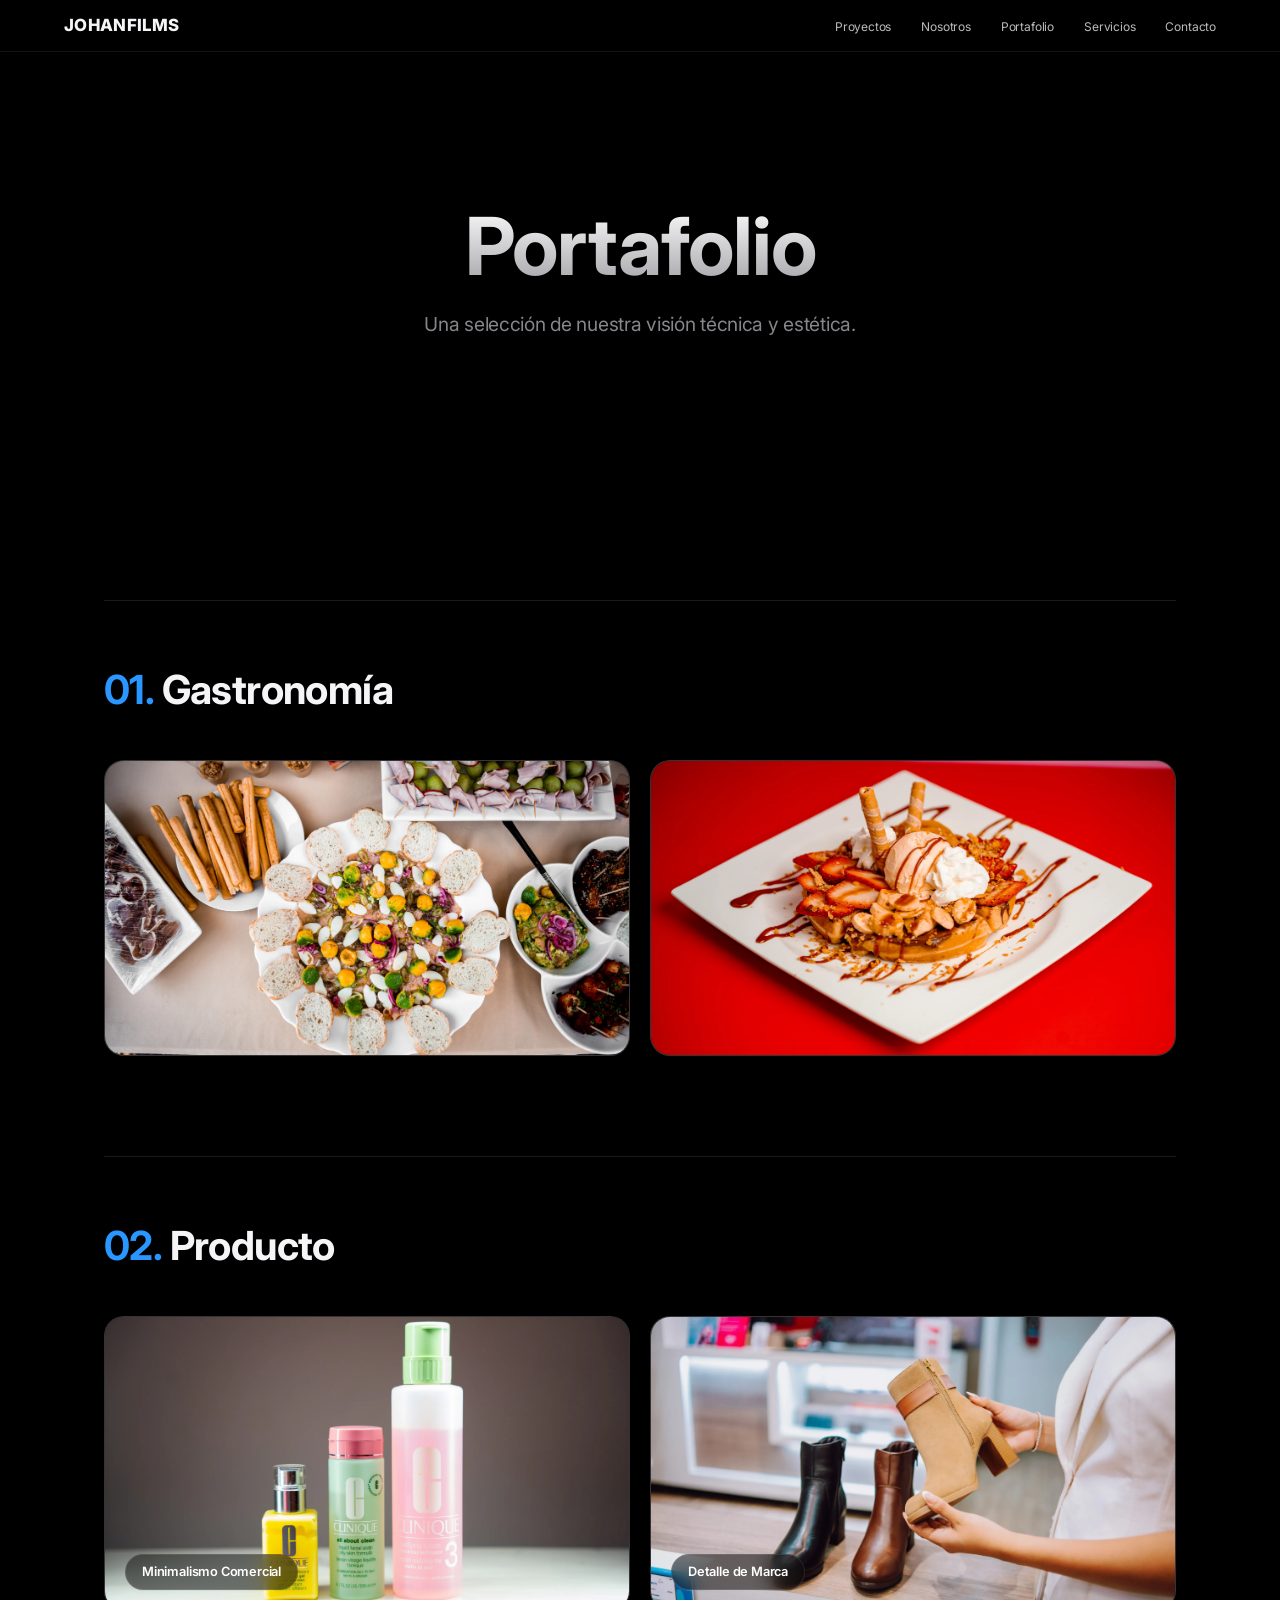
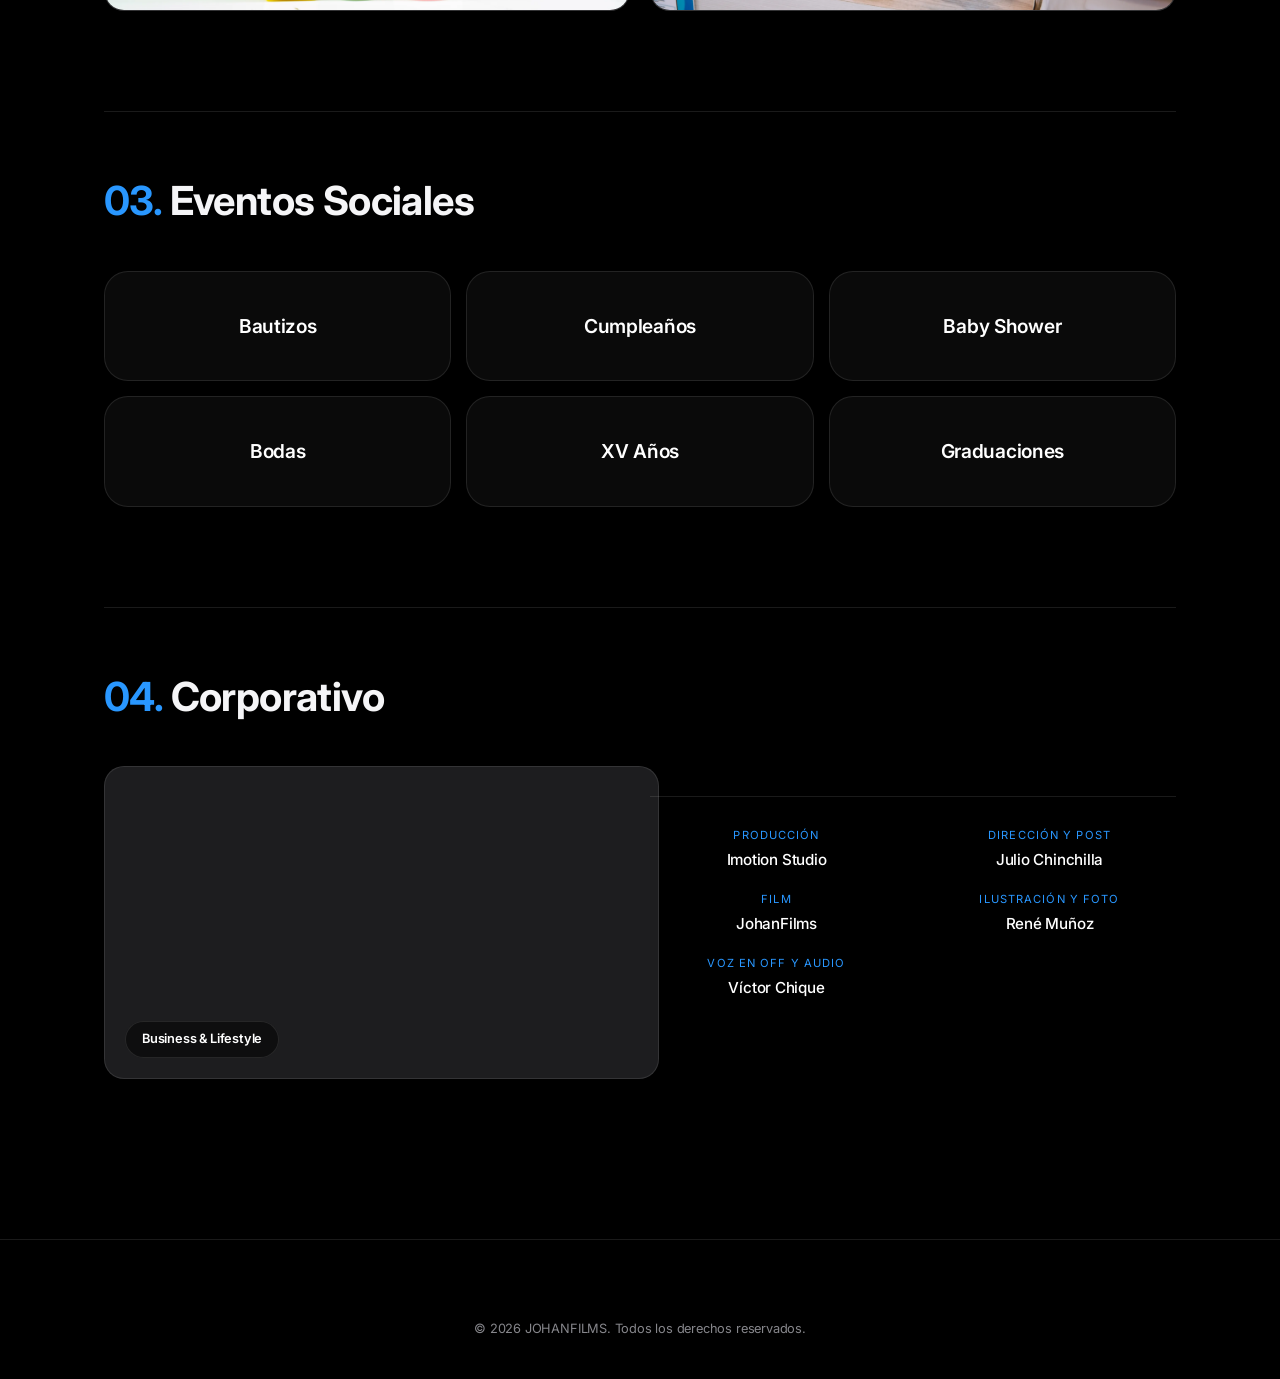
<file: Portafolio.html>
<!DOCTYPE html>
<html lang="es">
<head>
    <meta charset="UTF-8">
    <meta name="viewport" content="width=device-width, initial-scale=1.0">
    <title>portafolio | JohanFilms</title>
    
    <link rel="preconnect" href="https://fonts.googleapis.com">
    <link rel="preconnect" href="https://fonts.gstatic.com" crossorigin>
    <link href="https://fonts.googleapis.com/css2?family=Inter:wght@300;400;500;600;700;800&display=swap" rel="stylesheet">

    <!-- Nav, menú móvil y animación de scroll compartidos con el resto del sitio -->
    <link rel="stylesheet" href="assets/css/site-nav.css">
    <script src="assets/js/site-nav.js" defer></script>

    <style>
        :root {
            --black: #000000;
            --dark-gray: #1d1d1f;
            --apple-gray: #f5f5f7;
            --text-secondary: #86868b;
            --accent: #2997ff; 
            --border: rgba(255, 255, 255, 0.1);
            --font-main: 'Inter', sans-serif;
        }

        /* --- RESET & BASE --- */
        *, *::before, *::after { box-sizing: border-box; margin: 0; padding: 0; letter-spacing: -0.015em; }
        body {
            background: var(--black);
            color: var(--apple-gray);
            font-family: var(--font-main);
            line-height: 1.47059;
            -webkit-font-smoothing: antialiased;
            overflow-x: hidden;
        }

        /* --- HERO SECCIÓN --- */
        .portfolio-hero {
            height: 60vh;
            display: flex;
            flex-direction: column;
            justify-content: center;
            align-items: center;
            text-align: center;
            padding: 0 5%;
        }
        .headline {
            font-size: clamp(3rem, 8vw, 5rem);
            font-weight: 700;
            line-height: 1.1;
            margin-bottom: 20px;
            background: linear-gradient(180deg, #fff 0%, #a1a1a6 100%);
            -webkit-background-clip: text;
            -webkit-text-fill-color: transparent;
        }

        /* --- CONTENEDOR DE CATEGORÍAS --- */
        .content-section {
            padding: 60px 5%;
            max-width: 1200px;
            margin: 0 auto;
        }

        .category-title {
            font-size: 2.5rem;
            font-weight: 700;
            margin-bottom: 40px;
            border-top: 1px solid var(--border);
            padding-top: 60px;
        }
        .category-title span { color: var(--accent); }

        /* --- GRIDS DE FOTOS --- */
        .portfolio-grid {
            display: grid;
            grid-template-columns: repeat(auto-fit, minmax(350px, 1fr));
            gap: 20px;
            margin-bottom: 100px;
        }

        .portfolio-item {
            position: relative;
            border-radius: 20px;
            overflow: hidden;
            background: var(--dark-gray);
            aspect-ratio: 16 / 9;
            border: 1px solid var(--border);
            transition: transform 0.4s ease;
        }
        .portfolio-item:hover { transform: scale(1.02); }
        .portfolio-item img {
            width: 100%;
            height: 100%;
            object-fit: cover;
            display: block;
        }
        .item-label {
            position: absolute;
            bottom: 20px;
            left: 20px;
            background: rgba(0,0,0,0.5);
            backdrop-filter: blur(10px);
            padding: 8px 16px;
            border-radius: 50px;
            font-size: 0.8rem;
            font-weight: 600;
            color: #fff;
            border: 1px solid rgba(255,255,255,0.1);
        }

        /* --- SECCIÓN EVENTOS (Subcategorías) --- */
        .events-grid {
            display: grid;
            grid-template-columns: repeat(auto-fit, minmax(280px, 1fr));
            gap: 15px;
            margin-bottom: 100px;
        }
        .event-card {
            background: #0a0a0a;
            border: 1px solid var(--border);
            padding: 40px;
            border-radius: 24px;
            text-align: center;
            transition: background 0.3s;
            cursor: pointer; /* Indica que es clickeable */
        }
        .event-card:hover { background: #151515; border-color: var(--accent); }
        .event-card h3 { font-size: 1.2rem; font-weight: 600; color: #fff; }

        footer {
            padding: 80px 5% 40px;
            text-align: center;
            border-top: 1px solid var(--border);
        }
        .footer-copy { color: var(--text-secondary); font-size: 0.8rem; }

        /* --- ESTILOS DEL MODAL (VENTANA EMERGENTE) --- */
        .modal {
            display: none; 
            position: fixed;
            z-index: 2000;
            top: 0; left: 0;
            width: 100%; height: 100%;
            background: rgba(0, 0, 0, 0.95);
            backdrop-filter: blur(15px);
            overflow-y: auto;
            padding: 40px 0;
        }

        .modal-content {
            max-width: 1100px;
            margin: 0 auto;
            padding: 20px;
            position: relative;
        }

        .close-modal {
            position: fixed;
            top: 20px; right: 30px;
            color: #fff;
            font-size: 2.5rem;
            cursor: pointer;
            z-index: 2100;
        }

        .modal-header {
            text-align: center;
            margin-bottom: 40px;
        }

        .modal-header h2 {
            font-size: 2.5rem;
            margin-bottom: 10px;
            color: #fff;
        }

        .modal-gallery {
            display: grid;
            grid-template-columns: repeat(auto-fit, minmax(300px, 1fr));
            gap: 20px;
        }

        .modal-gallery img {
            width: 100%;
            border-radius: 15px;
            border: 1px solid var(--border);
            transition: transform 0.3s;
        }
        .modal-gallery img:hover { transform: scale(1.03); }
        .video-container{
    position: relative;
    width: 100%;
    height: 100%;
    overflow: hidden;
    border-radius: inherit;
}

.video-loader{
    position: absolute;
    inset: 0;
    background: #000;
    display: flex;
    justify-content: center;
    align-items: center;
    z-index: 5;
    transition: opacity 0.5s ease;
}

.video-loader.hidden{
    opacity: 0;
    pointer-events: none;
}

.video-loader p{
    color: rgba(255,255,255,0.75);
    font-size: 13px;
    letter-spacing: 0.4px;
    margin: 0;
}

.loader-spinner{
    display: none;
}
</style>
</head>
<body>

<nav>
    <a href="index.html" class="nav-logo">JOHANFILMS</a>

    <div class="menu-toggle" id="menuToggle">
        <span></span>
        <span></span>
    </div>

    <ul class="nav-links" id="navLinks">
         <li><a href="index.html">Proyectos</a></li>
        <li><a href="nosotros.html">Nosotros</a></li>
        <li><a href="Portafolio.html">Portafolio</a></li>
         <li><a href="servicios.html">Servicios</a></li>
        <li><a href="contacto.html">Contacto</a></li>
    </ul>
</nav>

<header class="portfolio-hero">
    <h1 class="headline reveal active">Portafolio</h1>
    <p style="color: var(--text-secondary); font-size: 1.2rem;" class="reveal active">Una selección de nuestra visión técnica y estética.</p>
</header>

<div class="content-section">

    <h2 class="category-title reveal"><span>01.</span> Gastronomía</h2>
    <div class="portfolio-grid">
        <div class="portfolio-item reveal">
            <img src="portafolio/comida1.webp" alt="Gastronomía">
        </div>
        <div class="portfolio-item reveal">
            <img src="portafolio/comida2.webp" alt="Gastronomía">
        </div>
    </div>

    <h2 class="category-title reveal"><span>02.</span> Producto</h2>
    <div class="portfolio-grid">
        <div class="portfolio-item reveal">
            <img src="portafolio/producto1.webp" alt="Producto">
            <div class="item-label">Minimalismo Comercial</div>
        </div>
        <div class="portfolio-item reveal">
            <img src="portafolio/producto2.webp" alt="Producto">
            <div class="item-label">Detalle de Marca</div>
        </div>
    </div>

    <h2 class="category-title reveal"><span>03.</span> Eventos Sociales</h2>
    <div class="events-grid">
        <div class="event-card reveal" onclick="openModal('Bautizos')"><h3>Bautizos</h3></div>
        <div class="event-card reveal" onclick="openModal('Cumpleaños')"><h3>Cumpleaños</h3></div>
        <div class="event-card reveal" onclick="openModal('Baby Shower')"><h3>Baby Shower</h3></div>
        <div class="event-card reveal" onclick="openModal('Bodas')"><h3>Bodas</h3></div>
        <div class="event-card reveal" onclick="openModal('XV Años')"><h3>XV Años</h3></div>
        <div class="event-card reveal" onclick="openModal('Graduaciones')"><h3>Graduaciones</h3></div>
    </div>

<h2 class="category-title reveal"><span>04.</span> Corporativo</h2>
<div class="portfolio-grid">
    <div class="portfolio-item reveal" style="aspect-ratio: 16 / 9; max-width: 1000px; margin: 0 auto;">
        <div class="video-container">

    <div class="video-loader" id="videoLoader">
        <div class="loader-spinner"></div>
        <p>Cargando experiencia...</p>
    </div>

   <video
    id="heroVideo"
    src="portafolio/corp.mp4"
    autoplay
    muted
    loop
    playsinline
    preload="auto"
    style="width: 100%; height: 100%; object-fit: cover; display: block;">
</video>

</div>
        <div class="item-label">Business & Lifestyle</div>
    </div>
    <div class="credits-container reveal" style="margin-top: 30px; text-align: center; padding-bottom: 80px;">
    <div style="display: grid; grid-template-columns: repeat(auto-fit, minmax(200px, 1fr)); gap: 20px; max-width: 900px; margin: 0 auto; border-top: 1px solid var(--border); padding-top: 30px;">
        
        <div class="credit-item">   
            <span style="display: block; font-size: 0.7rem; color: var(--accent); text-transform: uppercase; letter-spacing: 0.1em; margin-bottom: 5px;">Producción</span>
            <p style="font-size: 0.95rem; font-weight: 500; color: #fff;">Imotion Studio</p>
        </div>

        <div class="credit-item">
            <span style="display: block; font-size: 0.7rem; color: var(--accent); text-transform: uppercase; letter-spacing: 0.1em; margin-bottom: 5px;">Dirección y Post</span>
            <p style="font-size: 0.95rem; font-weight: 500; color: #fff;">Julio Chinchilla</p>
        </div>

        <div class="credit-item">
            <span style="display: block; font-size: 0.7rem; color: var(--accent); text-transform: uppercase; letter-spacing: 0.1em; margin-bottom: 5px;">Film</span>
            <p style="font-size: 0.95rem; font-weight: 500; color: #fff;">JohanFilms</p>
        </div>

        <div class="credit-item">
            <span style="display: block; font-size: 0.7rem; color: var(--accent); text-transform: uppercase; letter-spacing: 0.1em; margin-bottom: 5px;">Ilustración y Foto</span>
            <p style="font-size: 0.95rem; font-weight: 500; color: #fff;">René Muñoz</p>
        </div>

        <div class="credit-item">
            <span style="display: block; font-size: 0.7rem; color: var(--accent); text-transform: uppercase; letter-spacing: 0.1em; margin-bottom: 5px;">Voz en off y Audio</span>
            <p style="font-size: 0.95rem; font-weight: 500; color: #fff;">Víctor Chique</p>
        </div>

    </div>
</div>
</div>

</div>

<div id="portfolioModal" class="modal">
    <span class="close-modal" onclick="closeModal()">&times;</span>
    <div class="modal-content">
        <div class="modal-header">
            <h2 id="modalTitle">Evento</h2>
            <p id="modalDescription">Selección de los mejores momentos.</p>
        </div>
        <div class="modal-gallery" id="modalGallery"></div>
    </div>
</div>

<footer>
    <p class="footer-copy">&copy; 2026 JOHANFILMS. Todos los derechos reservados.</p>
</footer>

<script>
    // Configuración de fotos por evento (5 fotos cada uno)
    const eventData = {
        'Bodas': ['portafolio/boda-foto1.webp', 'portafolio/boda-foto2.webp', 'portafolio/boda-foto3.webp', 'portafolio/boda-foto4.webp', 'portafolio/boda-foto5.webp', 'portafolio/boda-foto6.webp','portafolio/boda-foto7.webp', 'portafolio/boda-foto8.webp', 'portafolio/boda-foto9.webp', 'portafolio/boda-foto10.webp', 'portafolio/boda-foto11.webp', 'portafolio/boda-foto12.webp'], 
        'XV Años': ['portafolio/xv-foto1.webp', 'portafolio/xv-foto2.webp', 'portafolio/xv-foto3.webp', 'portafolio/xv-foto4.webp', 'portafolio/xv-foto5.webp','portafolio/xv-foto6.webp','portafolio/xv-foto7.webp','portafolio/xv-foto8.webp','portafolio/xv-foto9.webp','portafolio/xv-foto10.webp', 'portafolio/xv-foto11.webp', 'portafolio/xv-foto12.webp'],
        'Bautizos': ['portafolio/Bautizo-1.webp', 'portafolio/Bautizo-2.webp', 'portafolio/Bautizo-3.webp', 'portafolio/Bautizo-4.webp', 'portafolio/Bautizo-5.webp', 'portafolio/Bautizo-7.webp', 'portafolio/Bautizo-8.webp', 'portafolio/Bautizo-9.webp', 'portafolio/Bautizo-10.webp'],
        'Cumpleaños': ['portafolio/cumpfoto-1.webp', 'portafolio/cumpfoto-2.webp', 'portafolio/cumpfoto-3.webp', 'portafolio/cumpfoto-4.webp', 'portafolio/cumpfoto-5.webp', 'portafolio/cumpfoto-6.webp', 'portafolio/cumpfoto-7.webp', 'portafolio/cumpfoto-8.webp', 'portafolio/cumpfoto-9.webp', 'portafolio/cumpfoto-10.webp', 'portafolio/cumpfoto-11.webp', 'portafolio/cumpfoto-12.webp'],
        'Baby Shower': ['portafolio/Baby-1.webp', 'portafolio/Baby-2.webp', 'portafolio/Baby-3.webp', 'portafolio/Baby-4.webp', 'portafolio/Baby-5.webp', 'portafolio/Baby-6.webp', 'portafolio/Baby-7.webp', 'portafolio/Baby-8.webp', 'portafolio/Baby-9.webp',],
        'Graduaciones': ['portafolio/gradfoto-1.webp', 'portafolio/gradfoto-2.webp', 'portafolio/gradfoto-3.webp', 'portafolio/gradfoto-4.webp', 'portafolio/gradfoto-5.webp', 'portafolio/gradfoto-6.webp', 'portafolio/gradfoto-7.webp', 'portafolio/gradfoto-8.webp', 'portafolio/gradfoto-9.webp', 'portafolio/gradfoto-10.webp', 'portafolio/gradfoto-11.webp', 'portafolio/gradfoto-12.webp', 'portafolio/gradfoto-13.webp', 'portafolio/gradfoto-14.webp', 'portafolio/gradfoto-15.webp'],
    };

    function openModal(category) {
        const modal = document.getElementById('portfolioModal');
        const title = document.getElementById('modalTitle');
        const gallery = document.getElementById('modalGallery');
        
        title.innerText = category;
        gallery.innerHTML = ''; 

        // Generar las fotos
        eventData[category].forEach(imgName => {
            const img = document.createElement('img');
            img.src = imgName;
            img.alt = category;
            gallery.appendChild(img);
        });

        modal.style.display = 'block';
        document.body.style.overflow = 'hidden'; 
    }

    function closeModal() {
        document.getElementById('portfolioModal').style.display = 'none';
        document.body.style.overflow = 'auto';
    }

    window.onclick = function(event) {
        const modal = document.getElementById('portfolioModal');
        if (event.target == modal) closeModal();
    }
</script>
<script>
const video = document.getElementById('heroVideo');
const loader = document.getElementById('videoLoader');

function hideVideoLoader() {
    if (loader) loader.classList.add('hidden');
}

if (video) {
    video.addEventListener('loadeddata', hideVideoLoader);
    video.addEventListener('canplay', hideVideoLoader);
    video.addEventListener('playing', hideVideoLoader);

    video.play().catch(() => {
        hideVideoLoader();
    });
}
</script>
</body>
</html>
</file>
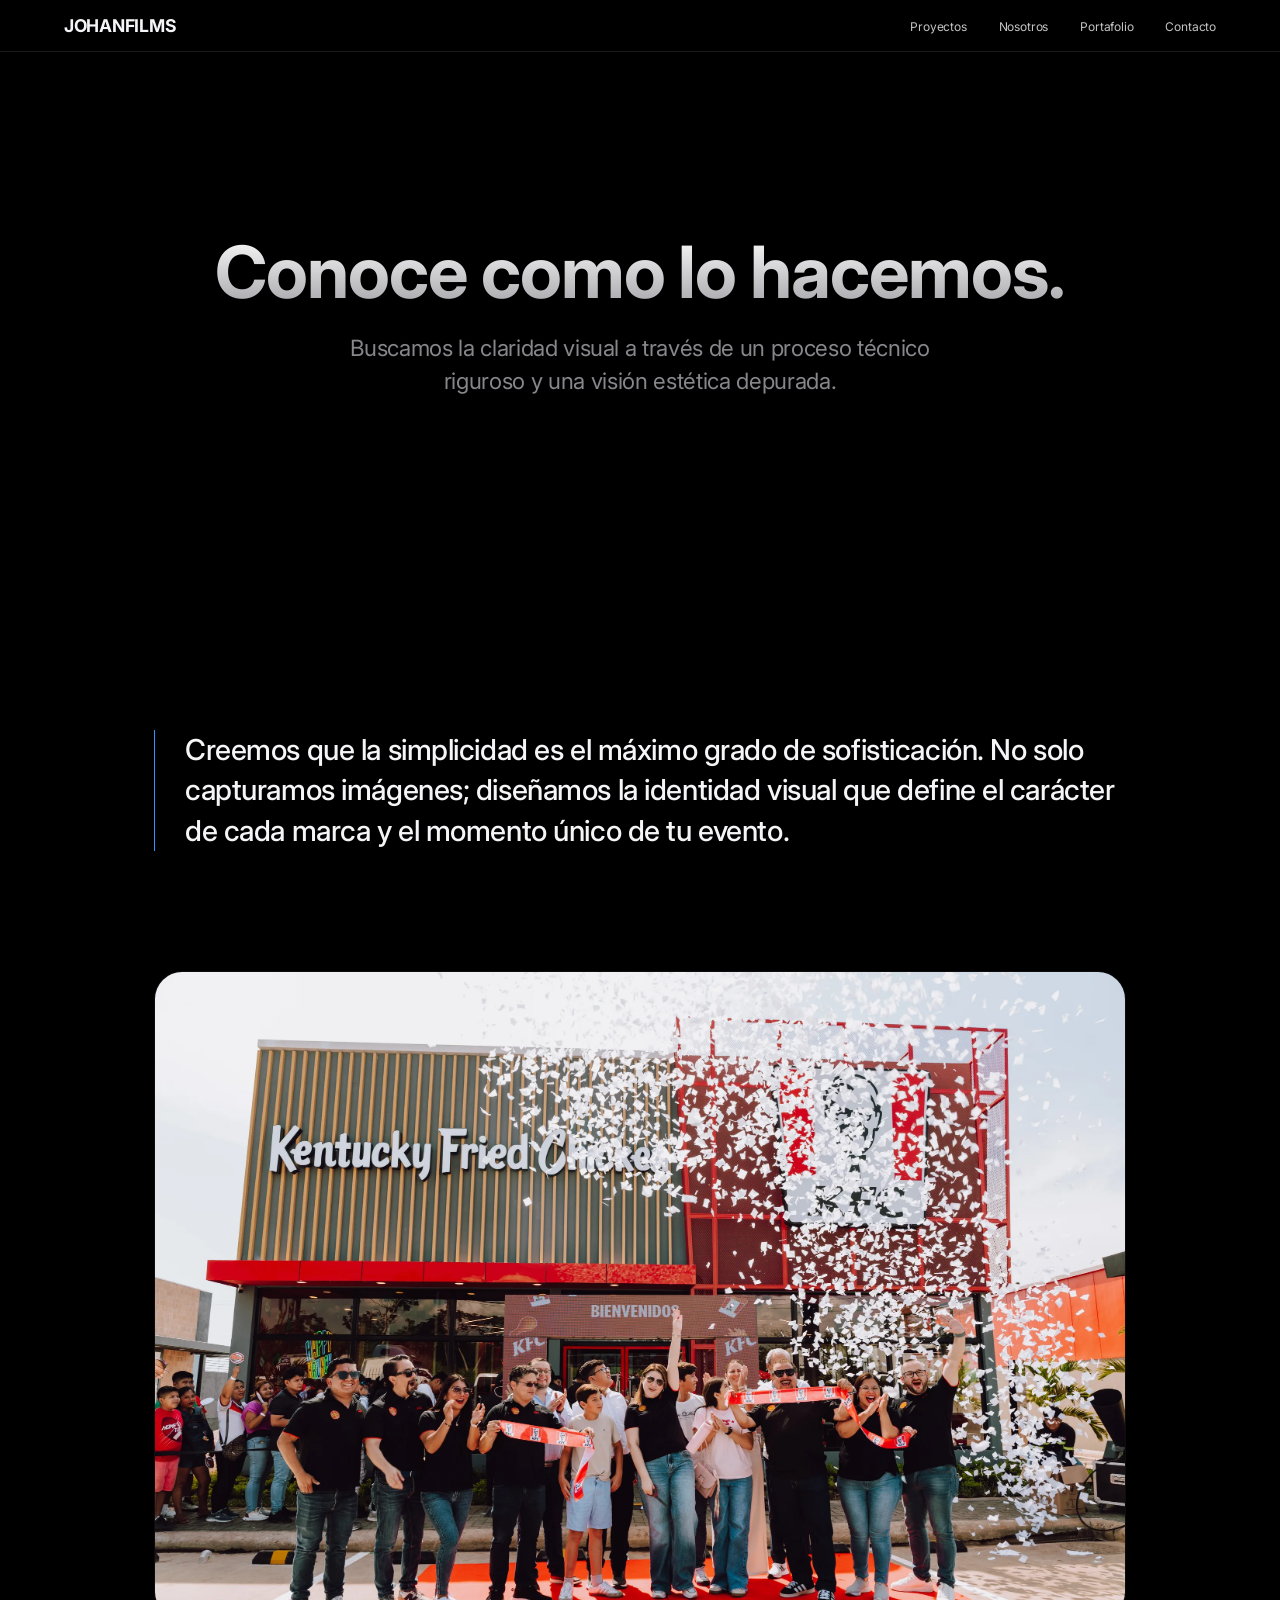
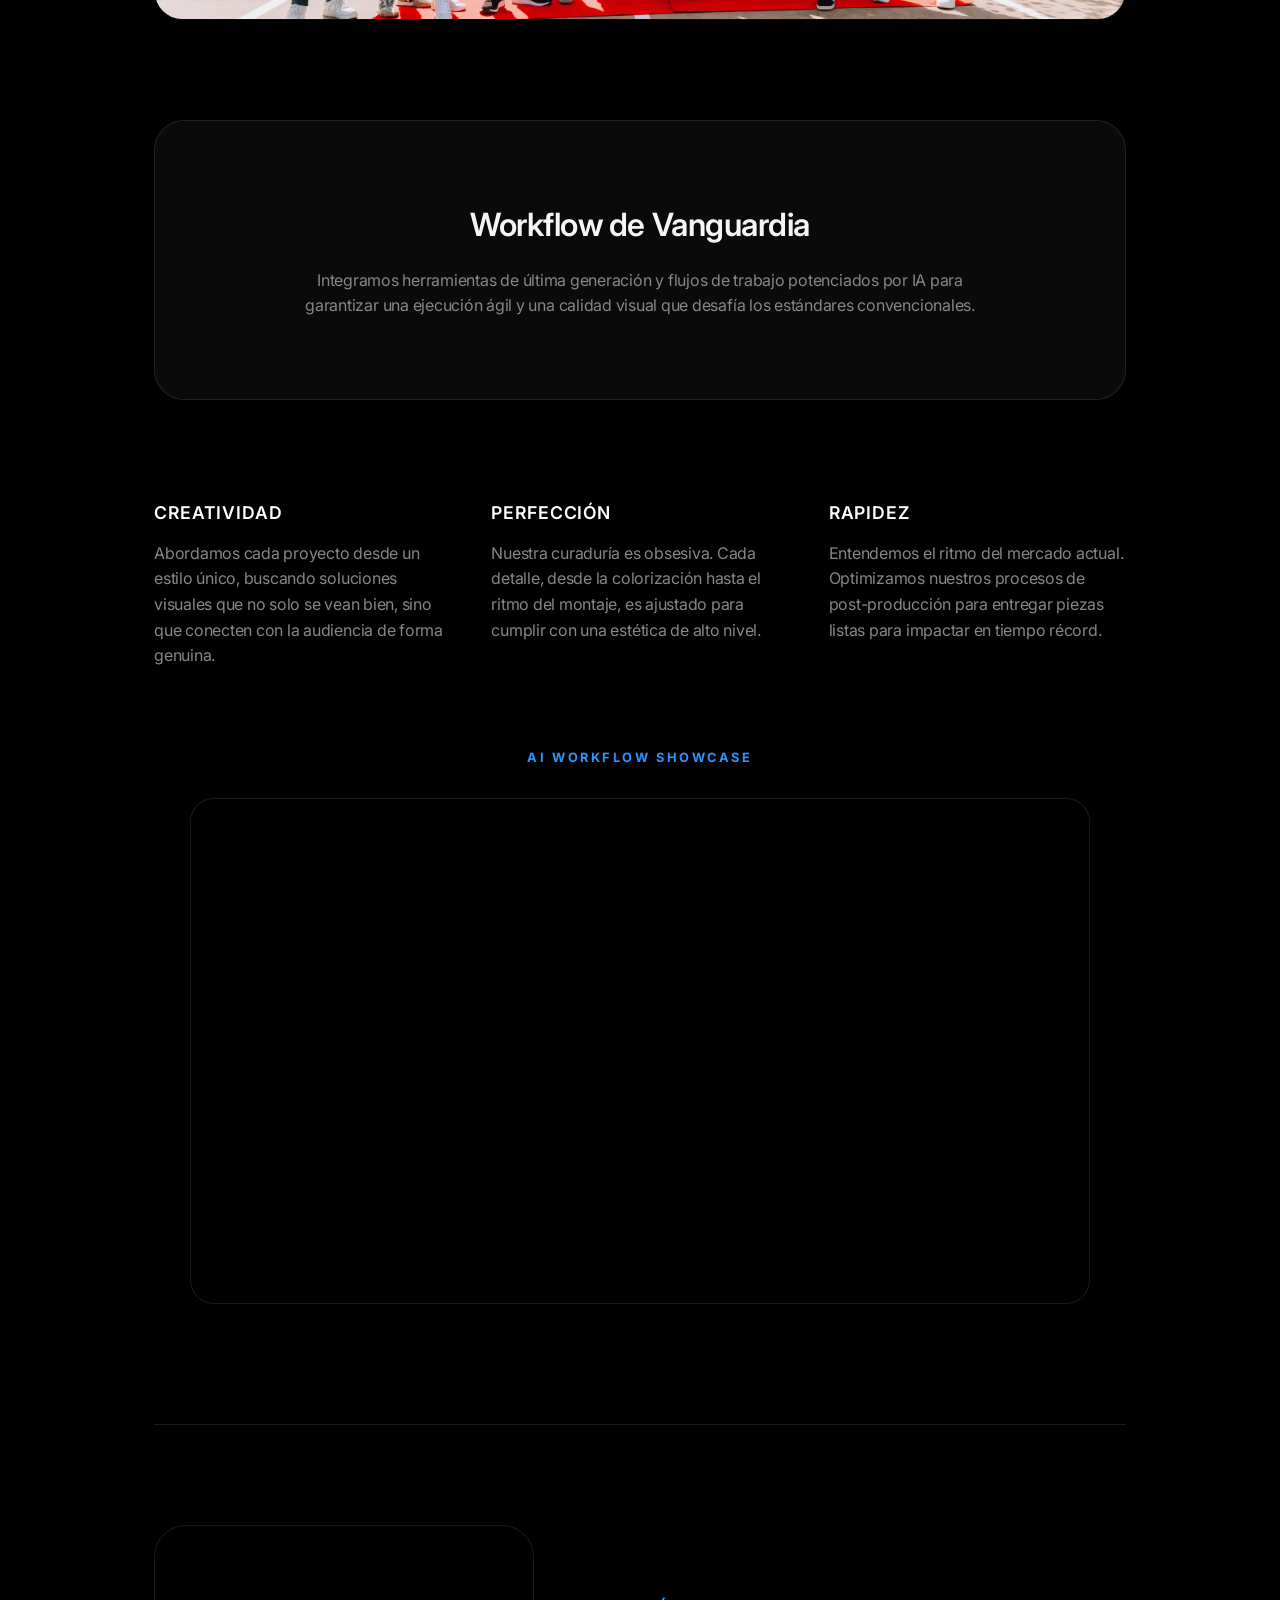
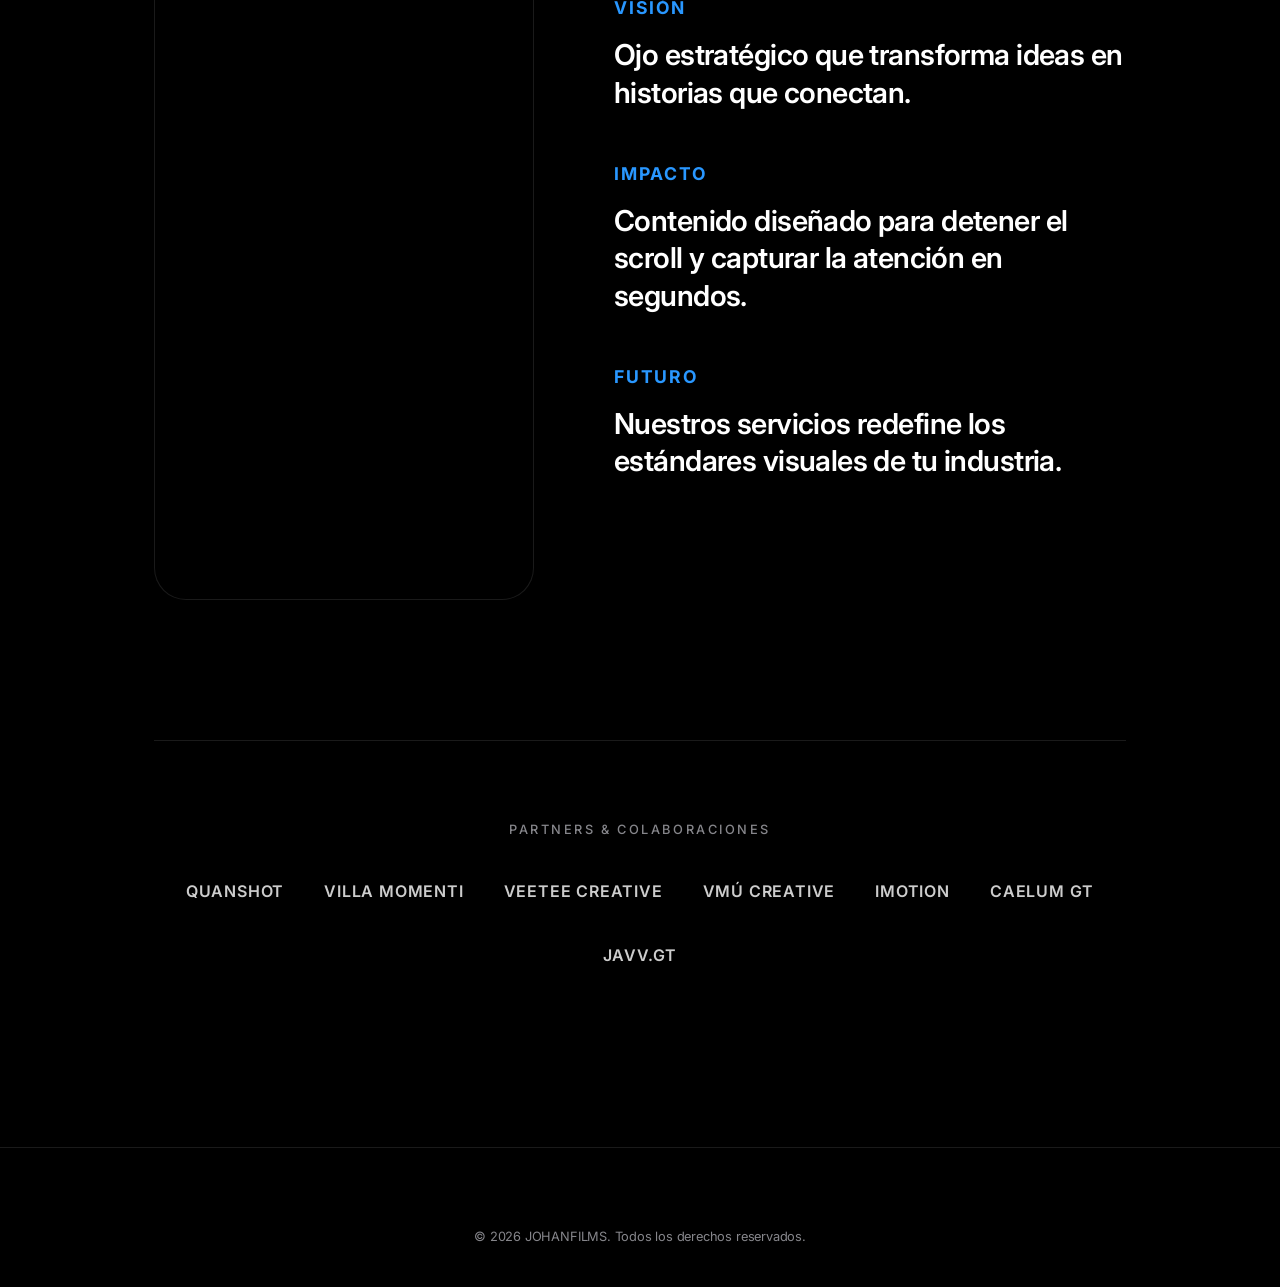
<file: HTML/About us.html>
<!DOCTYPE html>
<html lang="es">
<head>
    <meta charset="UTF-8">
    <meta name="viewport" content="width=device-width, initial-scale=1.0">
    <title>Nosotros | JohanFilms</title>
    
    <link rel="preconnect" href="https://fonts.googleapis.com">
    <link rel="preconnect" href="https://fonts.gstatic.com" crossorigin>
    <link href="https://fonts.googleapis.com/css2?family=Inter:wght@300;400;500;600;700;800&display=swap" rel="stylesheet">
    
    <style>
        :root {
            --black: #000000;
            --dark-gray: #1d1d1f;
            --apple-gray: #f5f5f7;
            --text-secondary: #86868b;
            --accent: #2997ff; 
            --border: rgba(255, 255, 255, 0.1);
            --font-main: 'Inter', sans-serif;
        }

        /* --- RESET & BASE --- */
        *, *::before, *::after { box-sizing: border-box; margin: 0; padding: 0; letter-spacing: -0.015em; }
        body {
            background: var(--black);
            color: var(--apple-gray);
            font-family: var(--font-main);
            line-height: 1.47059;
            -webkit-font-smoothing: antialiased;
            overflow-x: hidden;
        }

        /* --- NAVEGACIÓN --- */
        nav {
            position: fixed;
            top: 0; left: 0; right: 0;
            z-index: 1000;
            display: flex;
            align-items: center;
            justify-content: space-between;
            padding: 0 5%;
            height: 52px;
            background: rgba(0, 0, 0, 0.7);
            backdrop-filter: saturate(180%) blur(20px);
            -webkit-backdrop-filter: saturate(180%) blur(20px);
            border-bottom: 1px solid var(--border);
        }
        .nav-logo { font-weight: 700; font-size: 1.1rem; color: var(--apple-gray); text-decoration: none; }
        .nav-links { display: flex; gap: 32px; list-style: none; }
        .nav-links a { color: var(--apple-gray); opacity: 0.8; text-decoration: none; font-size: 0.75rem; transition: opacity 0.3s; }
        .nav-links a:hover { opacity: 1; }

        /* --- HERO SECCIÓN --- */
        .about-hero {
            height: 70vh;
            display: flex;
            flex-direction: column;
            justify-content: center;
            align-items: center;
            text-align: center;
            padding: 0 5%;
        }
        .headline {
            font-size: clamp(2.5rem, 6vw, 4.5rem);
            font-weight: 700;
            line-height: 1.1;
            margin-bottom: 20px;
            background: linear-gradient(180deg, #fff 0%, #a1a1a6 100%);
            -webkit-background-clip: text;
            -webkit-text-fill-color: transparent;
        }
        .sub-headline {
            font-size: clamp(1.1rem, 2vw, 1.4rem);
            color: var(--text-secondary);
            max-width: 600px;
            font-weight: 400;
        }

        /* --- CONTENIDO PRINCIPAL --- */
        .content-section {
            padding: 100px 5%;
            max-width: 1100px;
            margin: 0 auto;
        }

        .manifesto {
            text-align: left;
            margin-bottom: 120px;
            border-left: 1px solid var(--accent);
            padding-left: 30px;
        }
        .manifesto p {
            font-size: clamp(1.2rem, 3vw, 1.8rem);
            line-height: 1.4;
            color: var(--apple-gray);
            font-weight: 500;
        }

        /* --- IMAGEN SHOWCASE --- */
        .showcase-image-container {
            width: 100%;
            margin-bottom: 100px;
        }
        .showcase-image {
            width: 100%;
            height: auto;
            border-radius: 28px;
            object-fit: cover;
            display: block;
            box-shadow: 0 20px 50px rgba(0,0,0,0.5);
            border: 1px solid rgba(255,255,255,0.05);
        }

        /* --- VIDEO IA --- */
        .ai-video-wrapper {
            width: 100%;
            display: flex;
            flex-direction: column;
            align-items: center;
            margin: 80px 0 120px;
        }
        .ai-video-wrapper h4 {
            font-size: 0.8rem;
            text-transform: uppercase;
            letter-spacing: 0.2em;
            color: var(--accent);
            margin-bottom: 30px;
        }
        .ai-video-container {
            width: 100%;
            max-width: 900px;
            aspect-ratio: 16 / 9;
            border-radius: 24px;
            overflow: hidden;
            border: 1px solid var(--border);
            box-shadow: 0 20px 40px rgba(0,0,0,0.4);
            background: #000;
        }
        .ai-video-container video {
            width: 100%;
            height: 100%;
            object-fit: cover;
        }

        /* --- SECCIÓN VIDEO + TEXTO --- */
        .showcase-split-section {
            display: flex;
            align-items: center;
            justify-content: space-between;
            gap: 80px;
            padding: 100px 0;
            border-top: 1px solid var(--border);
        }
        .showcase-video-container {
            flex: 1;
            max-width: 380px;
            aspect-ratio: 9 / 16;
            border-radius: 32px;
            overflow: hidden;
            border: 1px solid var(--border);
            box-shadow: 0 15px 40px rgba(0,0,0,0.5);
            background: #000;
        }
        .showcase-vertical-video {
            width: 100%;
            height: 100%;
            display: block;
            object-fit: cover;
        }
        .showcase-text-container {
            flex: 1.2;
            text-align: left;
        }
        .showcase-text-card { margin-bottom: 50px; }
        .showcase-text-card h3 {
            font-size: 1.1rem;
            color: var(--accent);
            text-transform: uppercase;
            letter-spacing: 0.1em;
            margin-bottom: 15px;
            font-weight: 700;
        }
        .showcase-text-card p {
            font-size: 1.8rem;
            color: #fff;
            font-weight: 600;
            line-height: 1.3;
            letter-spacing: -0.02em;
        }

        /* --- LOS 3 PILARES --- */
        .grid-pilares {
            display: grid;
            grid-template-columns: repeat(auto-fit, minmax(280px, 1fr));
            gap: 40px;
            margin: 80px 0;
        }
        .pilar-card h3 {
            font-size: 1.1rem;
            font-weight: 600;
            margin-bottom: 15px;
            color: #fff;
            text-transform: uppercase;
            letter-spacing: 0.05em;
        }
        .pilar-card p {
            font-size: 1rem;
            color: var(--text-secondary);
            line-height: 1.6;
        }

        /* --- WORKFLOW --- */
        .tech-section {
            background: #0a0a0a;
            border-radius: 30px;
            padding: 80px 40px;
            text-align: center;
            border: 1px solid var(--border);
            margin: 100px 0;
        }
        .tech-section h2 { font-size: 2rem; margin-bottom: 20px; font-weight: 600; }
        .tech-section p { color: var(--text-secondary); max-width: 700px; margin: 0 auto; line-height: 1.6; }

        /* --- SECCIÓN DE MARCAS ALIADAS --- */
        .brands-section {
            padding: 80px 0;
            border-top: 1px solid var(--border);
            text-align: center;
            margin-top: 40px;
        }
        .brands-section h4 {
            font-size: 0.8rem;
            text-transform: uppercase;
            letter-spacing: 0.2em;
            color: var(--text-secondary);
            margin-bottom: 40px;
            font-weight: 500;
        }
        .brands-container {
            display: flex;
            justify-content: center;
            align-items: center;
            gap: 40px;
            flex-wrap: wrap;
            opacity: 0.8;
        }
        .brand-item {
            font-size: 1rem;
            font-weight: 600;
            color: #fff;
            letter-spacing: 0.05em;
        }

        footer {
            padding: 80px 5% 40px;
            text-align: center;
            border-top: 1px solid var(--border);
        }
        .footer-copy { color: var(--text-secondary); font-size: 0.8rem; }

        /* Animaciones */
        .reveal { opacity: 0; transform: translateY(30px); transition: all 0.8s ease; }
        .reveal.active { opacity: 1; transform: translateY(0); }

        @media (max-width: 768px) {
            .showcase-split-section { flex-direction: column; text-align: center; }
            .showcase-text-container { text-align: center; }
            .brands-container { gap: 20px; }
        }
    </style>
</head>
<body>

<nav>
    <a href="index.html" class="nav-logo">JOHANFILMS</a>
    <ul class="nav-links">
     <li><a href="index.html">Proyectos</a></li>
        <li><a href="About us.html">Nosotros</a></li>
        <li><a href="Portafolio.html">Portafolio</a></li>
        <li><a href="contacto.html">Contacto</a></li>
         
    </ul>
</nav>

<section class="about-hero">
    <h1 class="headline reveal active">Conoce como lo hacemos.</h1>
    <p class="sub-headline reveal active">Buscamos la claridad visual a través de un proceso técnico riguroso y una visión estética depurada.</p>
</section>

<div class="content-section">
    
    <div class="manifesto reveal">
        <p>Creemos que la simplicidad es el máximo grado de sofisticación. No solo capturamos imágenes; diseñamos la identidad visual que define el carácter de cada marca y el momento único de tu evento.</p>
    </div>

    <div class="showcase-image-container reveal">
        <img src="../about us/about-foto1.webp" alt="JohanFilms Showcase" class="showcase-image">
    </div>

    <div class="tech-section reveal">
        <h2>Workflow de Vanguardia</h2>
        <p>Integramos herramientas de última generación y flujos de trabajo potenciados por IA para garantizar una ejecución ágil y una calidad visual que desafía los estándares convencionales.</p>
    </div>

    <div class="grid-pilares">
        <div class="pilar-card reveal">
            <h3>Creatividad</h3>
            <p>Abordamos cada proyecto desde un estilo único, buscando soluciones visuales que no solo se vean bien, sino que conecten con la audiencia de forma genuina.</p>
        </div>
        <div class="pilar-card reveal" style="transition-delay: 0.1s;">
            <h3>Perfección</h3>
            <p>Nuestra curaduría es obsesiva. Cada detalle, desde la colorización hasta el ritmo del montaje, es ajustado para cumplir con una estética de alto nivel.</p>
        </div>
        <div class="pilar-card reveal" style="transition-delay: 0.2s;">
            <h3>Rapidez</h3>
            <p>Entendemos el ritmo del mercado actual. Optimizamos nuestros procesos de post-producción para entregar piezas listas para impactar en tiempo récord.</p>
        </div>
    </div>

    <div class="ai-video-wrapper reveal">
        <h4>AI Workflow Showcase</h4>
        <div class="ai-video-container">
            <video src="../about us/IA.mp4" autoplay muted loop playsinline></video>
        </div>
    </div>

    <section class="showcase-split-section reveal">
        <div class="showcase-video-container">
            <video src="../about us/about-video1.mp4" 
                   class="showcase-vertical-video" 
                   autoplay muted loop playsinline preload="auto"></video>
        </div>

        <div class="showcase-text-container">
            <div class="showcase-text-card">
                <h3>Visión</h3>
                <p>Ojo estratégico que transforma ideas en historias que conectan.</p>
            </div>
            <div class="showcase-text-card">
                <h3>Impacto</h3>
                <p>Contenido diseñado para detener el scroll y capturar la atención en segundos.</p>
            </div>
            <div class="showcase-text-card">
                <h3>Futuro</h3>
                <p>Nuestros servicios redefine los estándares visuales de tu industria.</p>
            </div>
        </div>
    </section>

    <section class="brands-section reveal">
        <h4>Partners & Colaboraciones</h4>
        <div class="brands-container">
            <div class="brand-item">QUANSHOT</div>
            <div class="brand-item">VILLA MOMENTI</div>
            <div class="brand-item">VEETEE CREATIVE</div>
            <div class="brand-item">VMÚ CREATIVE</div>
            <div class="brand-item">IMOTION</div>
            <div class="brand-item">CAELUM GT</div>
            <div class="brand-item">JAVV.GT</div>
        </div>
    </section>

</div> <footer>
    <p class="footer-copy">&copy; 2026 JOHANFILMS. Todos los derechos reservados.</p>
</footer>

<script>
    const reveals = document.querySelectorAll('.reveal');
    const revealOnScroll = () => {
        reveals.forEach((reveal) => {
            if (reveal.getBoundingClientRect().top < window.innerHeight - 100) {
                reveal.classList.add('active');
            }
        });
    }
    window.addEventListener('scroll', revealOnScroll);
    revealOnScroll();
</script>

</body>
</html>
</file>
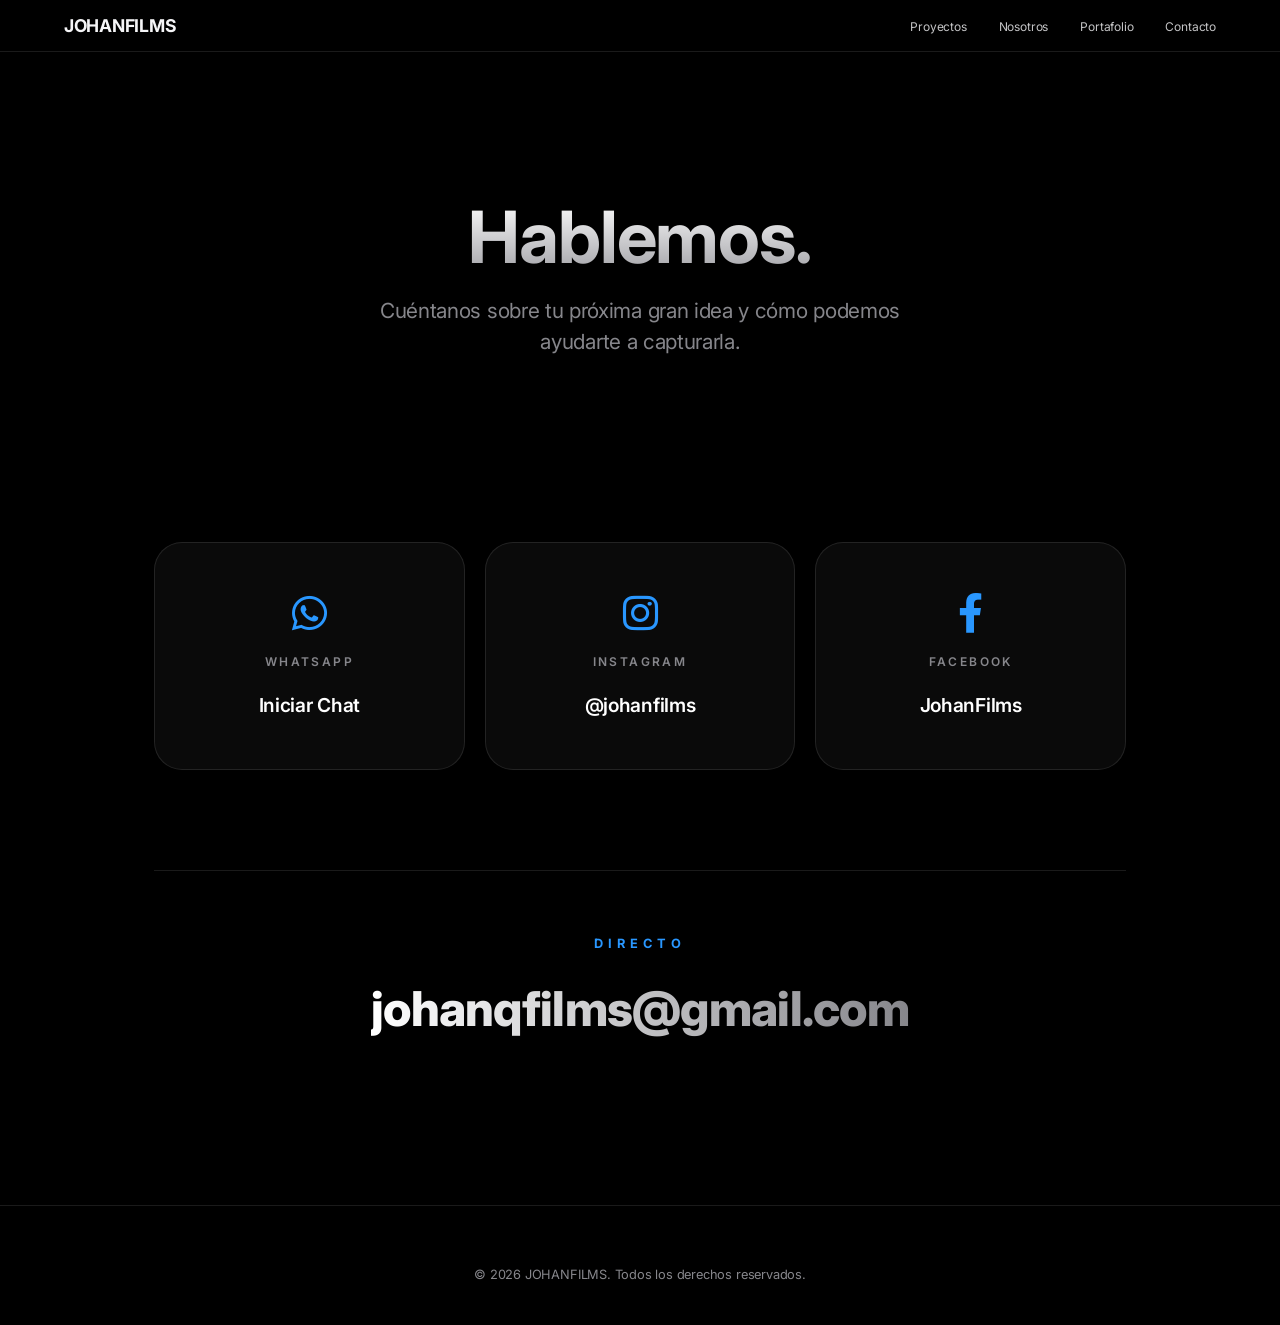
<file: HTML/contacto.html>
<!DOCTYPE html>
<html lang="es">
<head>
    <meta charset="UTF-8">
    <meta name="viewport" content="width=device-width, initial-scale=1.0">
    <title>Contacto | JohanFilms</title>
    
    <link rel="preconnect" href="https://fonts.googleapis.com">
    <link rel="preconnect" href="https://fonts.gstatic.com" crossorigin>
    <link href="https://fonts.googleapis.com/css2?family=Inter:wght@300;400;500;600;700;800&display=swap" rel="stylesheet">
    <link rel="stylesheet" href="https://cdnjs.cloudflare.com/ajax/libs/font-awesome/6.0.0/css/all.min.css">
    
    <style>
        :root {
            --black: #000000;
            --dark-gray: #1d1d1f;
            --apple-gray: #f5f5f7;
            --text-secondary: #86868b;
            --accent: #2997ff; 
            --border: rgba(255, 255, 255, 0.1);
            --font-main: 'Inter', sans-serif;
        }

        /* --- RESET & BASE --- */
        *, *::before, *::after { box-sizing: border-box; margin: 0; padding: 0; letter-spacing: -0.015em; }
        body {
            background: var(--black);
            color: var(--apple-gray);
            font-family: var(--font-main);
            line-height: 1.47059;
            -webkit-font-smoothing: antialiased;
            overflow-x: hidden;
        }

        /* --- NAVEGACIÓN --- */
        nav {
            position: fixed;
            top: 0; left: 0; right: 0;
            z-index: 1000;
            display: flex;
            align-items: center;
            justify-content: space-between;
            padding: 0 5%;
            height: 52px;
            background: rgba(0, 0, 0, 0.7);
            backdrop-filter: saturate(180%) blur(20px);
            -webkit-backdrop-filter: saturate(180%) blur(20px);
            border-bottom: 1px solid var(--border);
        }
        .nav-logo { font-weight: 700; font-size: 1.1rem; color: var(--apple-gray); text-decoration: none; }
        .nav-links { display: flex; gap: 32px; list-style: none; }
        .nav-links a { color: var(--apple-gray); opacity: 0.8; text-decoration: none; font-size: 0.75rem; transition: opacity 0.3s; }
        .nav-links a:hover { opacity: 1; }

        /* --- HERO SECCIÓN --- */
        .contact-hero {
            height: 50vh;
            display: flex;
            flex-direction: column;
            justify-content: center;
            align-items: center;
            text-align: center;
            padding: 0 5%;
            margin-top: 52px;
        }
        .headline {
            font-size: clamp(2.5rem, 6vw, 4.5rem);
            font-weight: 700;
            line-height: 1.1;
            margin-bottom: 20px;
            background: linear-gradient(180deg, #fff 0%, #a1a1a6 100%);
            -webkit-background-clip: text;
            -webkit-text-fill-color: transparent;
        }
        .sub-headline {
            font-size: clamp(1rem, 2vw, 1.3rem);
            color: var(--text-secondary);
            max-width: 600px;
            font-weight: 400;
        }

        /* --- CONTACT GRID --- */
        .contact-section {
            padding: 0 5% 100px;
            max-width: 1100px;
            margin: 0 auto;
        }

        .contact-grid {
            display: grid;
            grid-template-columns: repeat(auto-fit, minmax(280px, 1fr));
            gap: 20px;
            margin-top: 40px;
        }

        .contact-card {
            background: #0a0a0a;
            border: 1px solid var(--border);
            border-radius: 28px;
            padding: 50px 30px;
            text-align: center;
            text-decoration: none;
            transition: all 0.4s cubic-bezier(0.4, 0, 0.2, 1);
            display: flex;
            flex-direction: column;
            align-items: center;
            gap: 20px;
        }

        .contact-card:hover {
            border-color: var(--accent);
            transform: translateY(-10px);
            background: #111;
            box-shadow: 0 20px 40px rgba(0,0,0,0.4);
        }

        .contact-card i {
            font-size: 2.5rem;
            color: var(--accent);
        }

        .contact-card h3 {
            font-size: 0.75rem;
            text-transform: uppercase;
            letter-spacing: 0.2em;
            color: var(--text-secondary);
            font-weight: 600;
        }

        .contact-card p {
            font-size: 1.2rem;
            font-weight: 600;
            color: #fff;
            margin: 0;
        }

        /* --- MAIL CTA --- */
        .mail-footer {
            margin-top: 100px;
            text-align: center;
            padding: 60px 0;
            border-top: 1px solid var(--border);
        }

        .mail-link {
            font-size: clamp(1.5rem, 5vw, 3rem);
            font-weight: 800;
            color: #fff;
            text-decoration: none;
            display: inline-block;
            margin-top: 20px;
            transition: all 0.3s;
            background: linear-gradient(90deg, #fff, #86868b);
            -webkit-background-clip: text;
            -webkit-text-fill-color: transparent;
        }

        .mail-link:hover {
            opacity: 0.6;
            transform: scale(0.98);
        }

        footer {
            padding: 60px 5% 40px;
            text-align: center;
            border-top: 1px solid var(--border);
        }
        .footer-copy { color: var(--text-secondary); font-size: 0.8rem; }

        /* Animaciones */
        .reveal { opacity: 0; transform: translateY(30px); transition: all 0.8s ease; }
        .reveal.active { opacity: 1; transform: translateY(0); }

    </style>
</head>
<body>

<nav>
    <a href="index.html" class="nav-logo">JOHANFILMS</a>
    <ul class="nav-links">
        <li><a href="JohanFilms.html">Proyectos</a></li>
        <li><a href="About us.html">Nosotros</a></li>
        <li><a href="Portafolio.html">Portafolio</a></li>
        <li><a href="contacto.html">Contacto</a></li>
    </ul>
</nav>

<section class="contact-hero">
    <h1 class="headline reveal active">Hablemos.</h1>
    <p class="sub-headline reveal active">Cuéntanos sobre tu próxima gran idea y cómo podemos ayudarte a capturarla.</p>
</section>

<main class="contact-section">
    <div class="contact-grid">
        <a href="https://wa.me/50247474348" target="_blank" class="contact-card reveal">
            <i class="fab fa-whatsapp"></i>
            <h3>WhatsApp</h3>
            <p>Iniciar Chat</p>
        </a>

        <a href="https://instagram.com/johanfilms_" target="_blank" class="contact-card reveal" style="transition-delay: 0.1s;">
            <i class="fab fa-instagram"></i>
            <h3>Instagram</h3>
            <p>@johanfilms</p>
        </a>

        <a href="https://facebook.com/johanqfilms" target="_blank" class="contact-card reveal" style="transition-delay: 0.2s;">
            <i class="fab fa-facebook-f"></i>
            <h3>Facebook</h3>
            <p>JohanFilms</p>
        </a>
    </div>

    <div class="mail-footer reveal">
        <span style="font-size: 0.8rem; text-transform: uppercase; letter-spacing: 0.4em; color: var(--accent); font-weight: 700;">Directo</span>
        <br>
        <a href="mailto:johanqfilms@gmail.com" class="mail-link">johanqfilms@gmail.com</a>
    </div>
</main>

<footer>
    <p class="footer-copy">&copy; 2026 JOHANFILMS. Todos los derechos reservados.</p>
</footer>

<script>
    const reveals = document.querySelectorAll('.reveal');
    const revealOnScroll = () => {
        reveals.forEach((reveal) => {
            if (reveal.getBoundingClientRect().top < window.innerHeight - 100) {
                reveal.classList.add('active');
            }
        });
    }
    window.addEventListener('scroll', revealOnScroll);
    revealOnScroll();
</script>

</body>
</html>
</file>
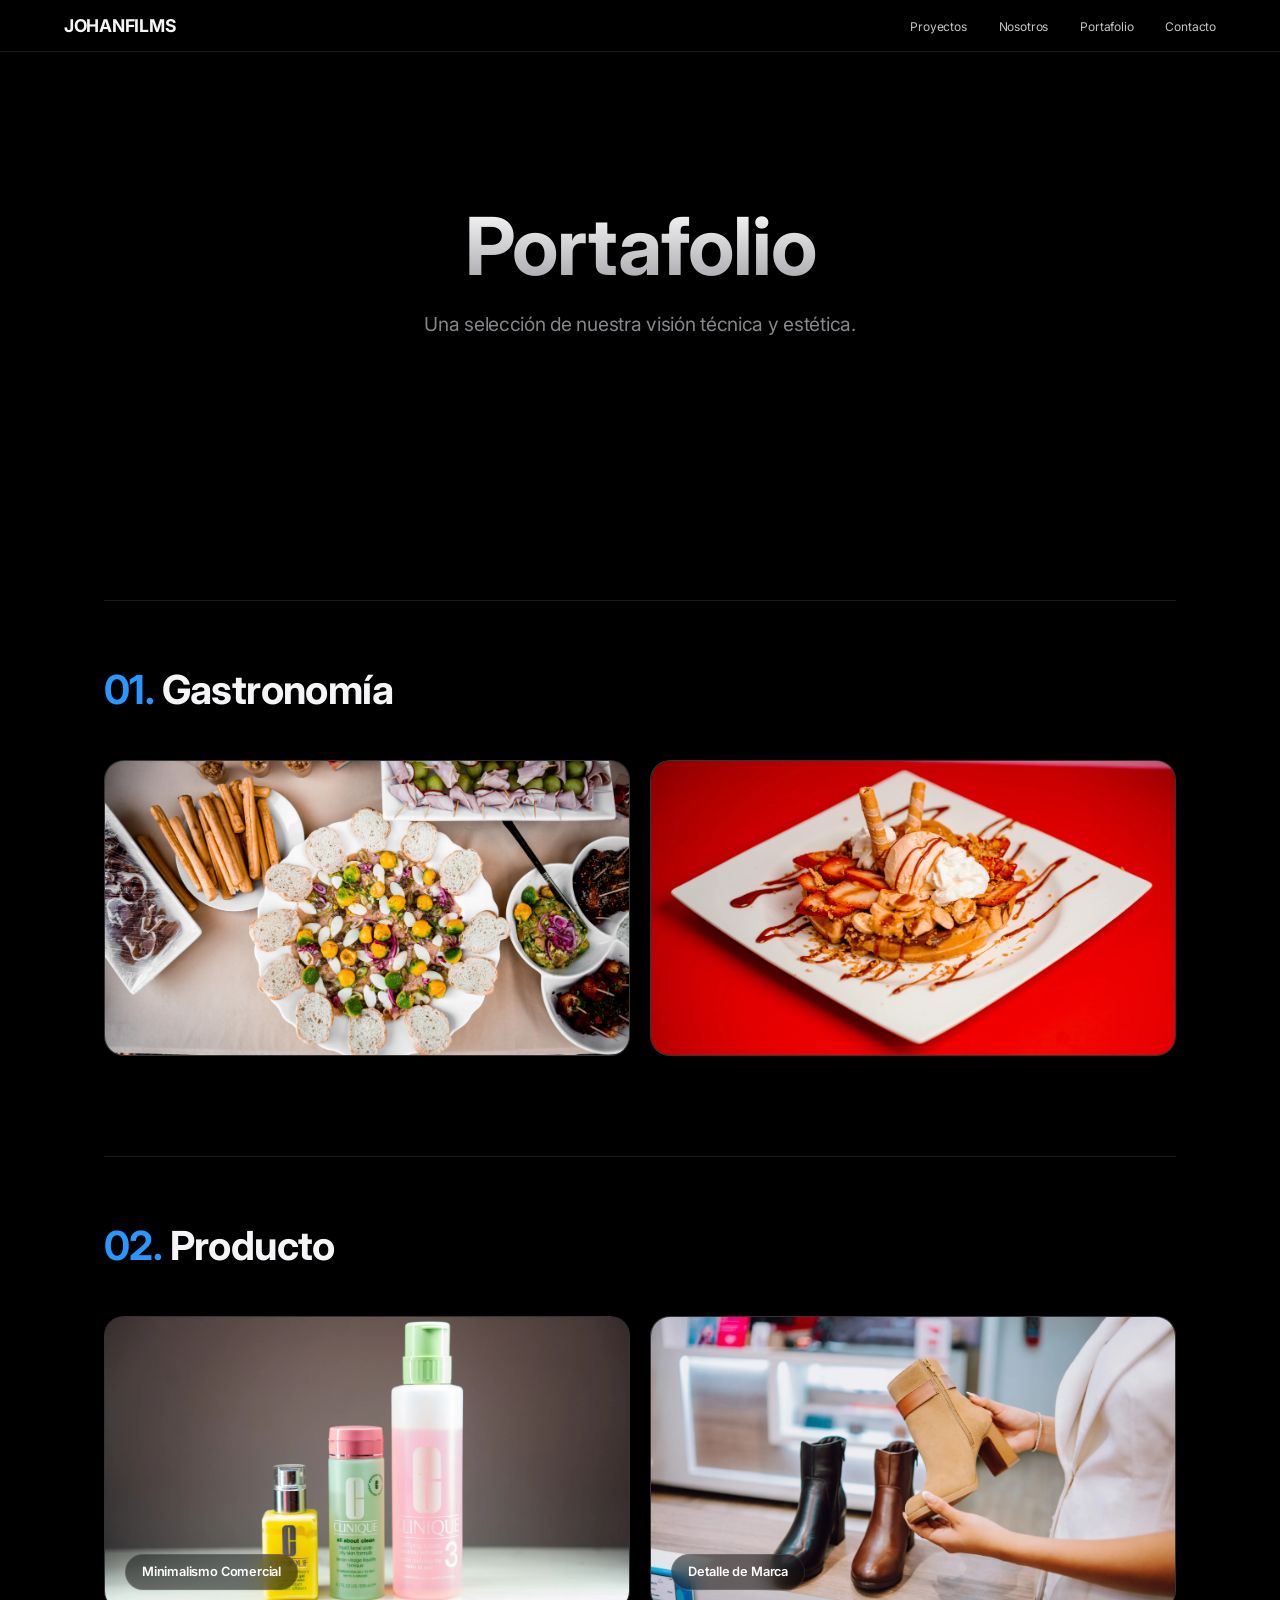
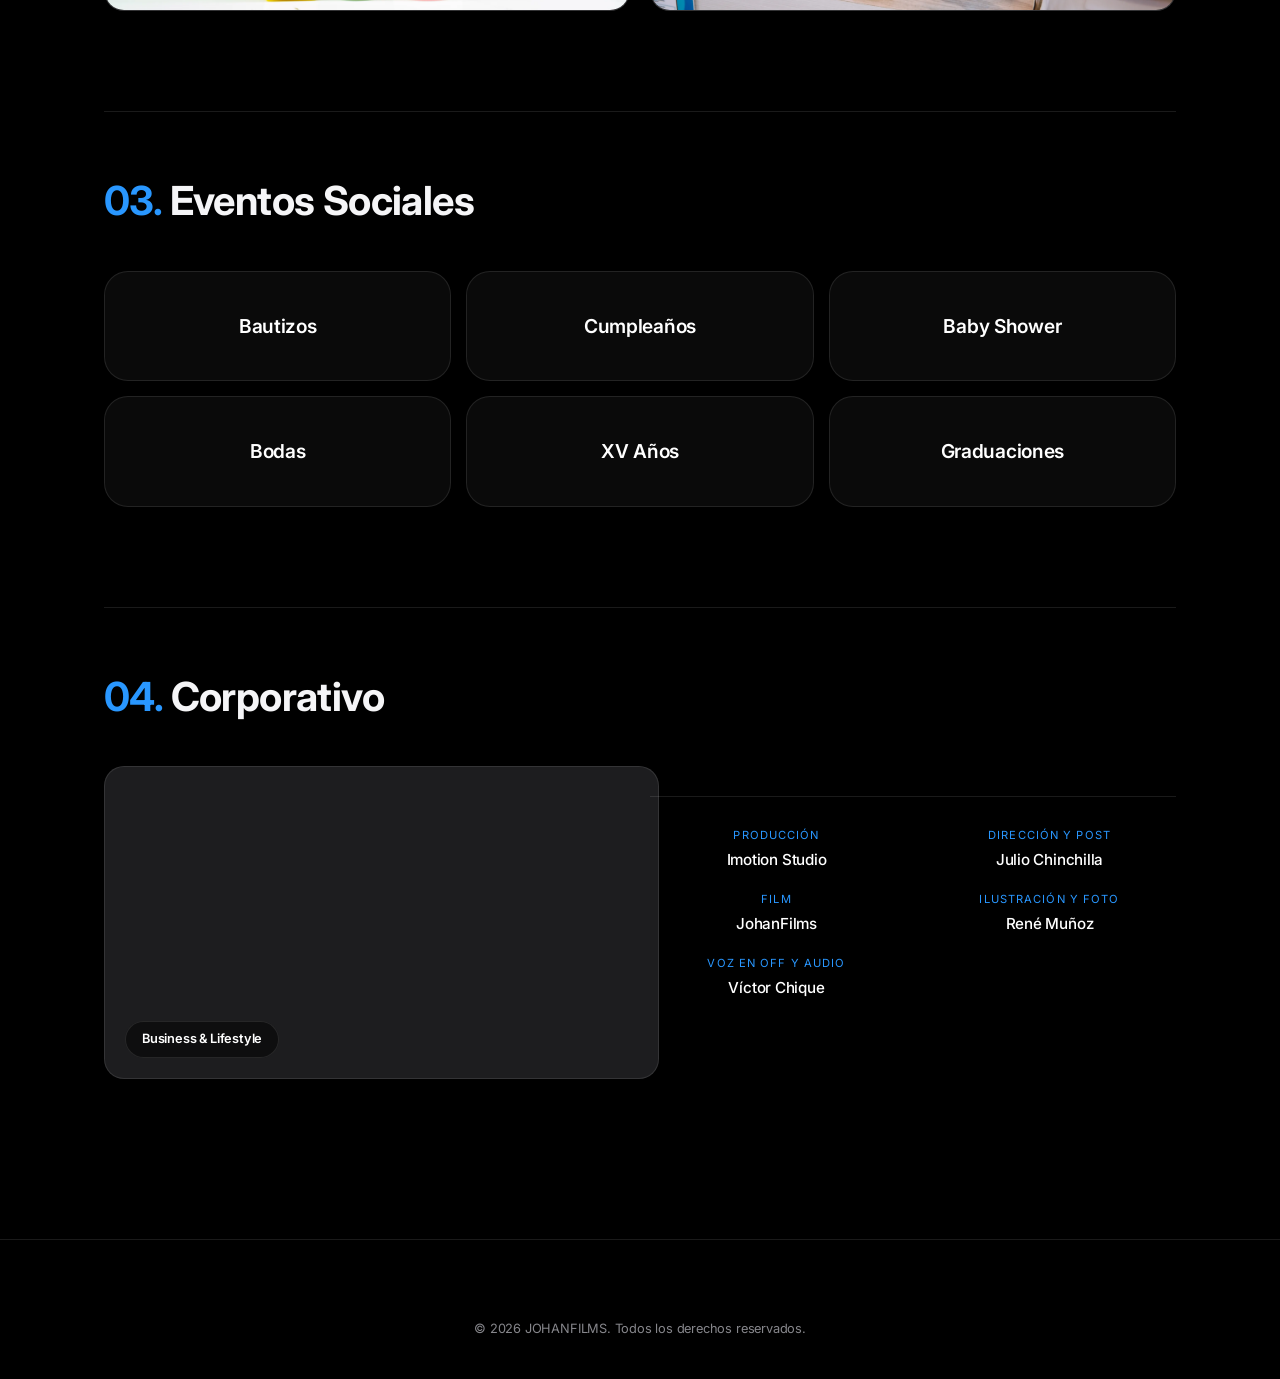
<file: HTML/Portafolio.html>
<!DOCTYPE html>
<html lang="es">
<head>
    <meta charset="UTF-8">
    <meta name="viewport" content="width=device-width, initial-scale=1.0">
    <title>Portafolio | JohanFilms</title>
    
    <link rel="preconnect" href="https://fonts.googleapis.com">
    <link rel="preconnect" href="https://fonts.gstatic.com" crossorigin>
    <link href="https://fonts.googleapis.com/css2?family=Inter:wght@300;400;500;600;700;800&display=swap" rel="stylesheet">
    
    <style>
        :root {
            --black: #000000;
            --dark-gray: #1d1d1f;
            --apple-gray: #f5f5f7;
            --text-secondary: #86868b;
            --accent: #2997ff; 
            --border: rgba(255, 255, 255, 0.1);
            --font-main: 'Inter', sans-serif;
        }

        /* --- RESET & BASE --- */
        *, *::before, *::after { box-sizing: border-box; margin: 0; padding: 0; letter-spacing: -0.015em; }
        body {
            background: var(--black);
            color: var(--apple-gray);
            font-family: var(--font-main);
            line-height: 1.47059;
            -webkit-font-smoothing: antialiased;
            overflow-x: hidden;
        }

        /* --- NAVEGACIÓN --- */
        nav {
            position: fixed;
            top: 0; left: 0; right: 0;
            z-index: 1000;
            display: flex;
            align-items: center;
            justify-content: space-between;
            padding: 0 5%;
            height: 52px;
            background: rgba(0, 0, 0, 0.7);
            backdrop-filter: saturate(180%) blur(20px);
            -webkit-backdrop-filter: saturate(180%) blur(20px);
            border-bottom: 1px solid var(--border);
        }
        .nav-logo { font-weight: 700; font-size: 1.1rem; color: var(--apple-gray); text-decoration: none; }
        .nav-links { display: flex; gap: 32px; list-style: none; }
        .nav-links a { color: var(--apple-gray); opacity: 0.8; text-decoration: none; font-size: 0.75rem; transition: opacity 0.3s; }
        .nav-links a:hover { opacity: 1; }

        /* --- HERO SECCIÓN --- */
        .portfolio-hero {
            height: 60vh;
            display: flex;
            flex-direction: column;
            justify-content: center;
            align-items: center;
            text-align: center;
            padding: 0 5%;
        }
        .headline {
            font-size: clamp(3rem, 8vw, 5rem);
            font-weight: 700;
            line-height: 1.1;
            margin-bottom: 20px;
            background: linear-gradient(180deg, #fff 0%, #a1a1a6 100%);
            -webkit-background-clip: text;
            -webkit-text-fill-color: transparent;
        }

        /* --- CONTENEDOR DE CATEGORÍAS --- */
        .content-section {
            padding: 60px 5%;
            max-width: 1200px;
            margin: 0 auto;
        }

        .category-title {
            font-size: 2.5rem;
            font-weight: 700;
            margin-bottom: 40px;
            border-top: 1px solid var(--border);
            padding-top: 60px;
        }
        .category-title span { color: var(--accent); }

        /* --- GRIDS DE FOTOS --- */
        .portfolio-grid {
            display: grid;
            grid-template-columns: repeat(auto-fit, minmax(350px, 1fr));
            gap: 20px;
            margin-bottom: 100px;
        }

        .portfolio-item {
            position: relative;
            border-radius: 20px;
            overflow: hidden;
            background: var(--dark-gray);
            aspect-ratio: 16 / 9;
            border: 1px solid var(--border);
            transition: transform 0.4s ease;
        }
        .portfolio-item:hover { transform: scale(1.02); }
        .portfolio-item img {
            width: 100%;
            height: 100%;
            object-fit: cover;
            display: block;
        }
        .item-label {
            position: absolute;
            bottom: 20px;
            left: 20px;
            background: rgba(0,0,0,0.5);
            backdrop-filter: blur(10px);
            padding: 8px 16px;
            border-radius: 50px;
            font-size: 0.8rem;
            font-weight: 600;
            color: #fff;
            border: 1px solid rgba(255,255,255,0.1);
        }

        /* --- SECCIÓN EVENTOS (Subcategorías) --- */
        .events-grid {
            display: grid;
            grid-template-columns: repeat(auto-fit, minmax(280px, 1fr));
            gap: 15px;
            margin-bottom: 100px;
        }
        .event-card {
            background: #0a0a0a;
            border: 1px solid var(--border);
            padding: 40px;
            border-radius: 24px;
            text-align: center;
            transition: background 0.3s;
            cursor: pointer; /* Indica que es clickeable */
        }
        .event-card:hover { background: #151515; border-color: var(--accent); }
        .event-card h3 { font-size: 1.2rem; font-weight: 600; color: #fff; }

        footer {
            padding: 80px 5% 40px;
            text-align: center;
            border-top: 1px solid var(--border);
        }
        .footer-copy { color: var(--text-secondary); font-size: 0.8rem; }

        /* Animaciones */
        .reveal { opacity: 0; transform: translateY(30px); transition: all 0.8s ease; }
        .reveal.active { opacity: 1; transform: translateY(0); }

        /* --- ESTILOS DEL MODAL (VENTANA EMERGENTE) --- */
        .modal {
            display: none; 
            position: fixed;
            z-index: 2000;
            top: 0; left: 0;
            width: 100%; height: 100%;
            background: rgba(0, 0, 0, 0.95);
            backdrop-filter: blur(15px);
            overflow-y: auto;
            padding: 40px 0;
        }

        .modal-content {
            max-width: 1100px;
            margin: 0 auto;
            padding: 20px;
            position: relative;
        }

        .close-modal {
            position: fixed;
            top: 20px; right: 30px;
            color: #fff;
            font-size: 2.5rem;
            cursor: pointer;
            z-index: 2100;
        }

        .modal-header {
            text-align: center;
            margin-bottom: 40px;
        }

        .modal-header h2 {
            font-size: 2.5rem;
            margin-bottom: 10px;
            color: #fff;
        }

        .modal-gallery {
            display: grid;
            grid-template-columns: repeat(auto-fit, minmax(300px, 1fr));
            gap: 20px;
        }

        .modal-gallery img {
            width: 100%;
            border-radius: 15px;
            border: 1px solid var(--border);
            transition: transform 0.3s;
        }
        .modal-gallery img:hover { transform: scale(1.03); }

    </style>
</head>
<body>

<nav>
    <a href="index.html" class="nav-logo">JOHANFILMS</a>
    <ul class="nav-links">
        <li><a href="index.html">Proyectos</a></li>
        <li><a href="About us.html">Nosotros</a></li>
        <li><a href="Portafolio.html">Portafolio</a></li>
        <li><a href="contacto.html">Contacto</a></li>
    </ul>   
</nav>

<header class="portfolio-hero">
    <h1 class="headline reveal active">Portafolio</h1>
    <p style="color: var(--text-secondary); font-size: 1.2rem;" class="reveal active">Una selección de nuestra visión técnica y estética.</p>
</header>

<div class="content-section">

    <h2 class="category-title reveal"><span>01.</span> Gastronomía</h2>
    <div class="portfolio-grid">
        <div class="portfolio-item reveal">
            <img src="../Portafolio/comida1.webp" alt="Gastronomía">
        </div>
        <div class="portfolio-item reveal">
            <img src="../Portafolio/comida2.webp" alt="Gastronomía">
        </div>
    </div>

    <h2 class="category-title reveal"><span>02.</span> Producto</h2>
    <div class="portfolio-grid">
        <div class="portfolio-item reveal">
            <img src="../portafolio/producto1.webp" alt="Producto">
            <div class="item-label">Minimalismo Comercial</div>
        </div>
        <div class="portfolio-item reveal">
            <img src="../portafolio/producto2.webp" alt="Producto">
            <div class="item-label">Detalle de Marca</div>
        </div>
    </div>

    <h2 class="category-title reveal"><span>03.</span> Eventos Sociales</h2>
    <div class="events-grid">
        <div class="event-card reveal" onclick="openModal('Bautizos')"><h3>Bautizos</h3></div>
        <div class="event-card reveal" onclick="openModal('Cumpleaños')"><h3>Cumpleaños</h3></div>
        <div class="event-card reveal" onclick="openModal('Baby Shower')"><h3>Baby Shower</h3></div>
        <div class="event-card reveal" onclick="openModal('Bodas')"><h3>Bodas</h3></div>
        <div class="event-card reveal" onclick="openModal('XV Años')"><h3>XV Años</h3></div>
        <div class="event-card reveal" onclick="openModal('Graduaciones')"><h3>Graduaciones</h3></div>
    </div>

<h2 class="category-title reveal"><span>04.</span> Corporativo</h2>
<div class="portfolio-grid">
    <div class="portfolio-item reveal" style="aspect-ratio: 16 / 9; max-width: 1000px; margin: 0 auto;">
        <video 
            src="../portafolio/corp.mp4" 
            autoplay 
            muted 
            loop 
            playsinline 
            style="width: 100%; height: 100%; object-fit: cover;">
        </video>
        <div class="item-label">Business & Lifestyle</div>
    </div>
    <div class="credits-container reveal" style="margin-top: 30px; text-align: center; padding-bottom: 80px;">
    <div style="display: grid; grid-template-columns: repeat(auto-fit, minmax(200px, 1fr)); gap: 20px; max-width: 900px; margin: 0 auto; border-top: 1px solid var(--border); padding-top: 30px;">
        
        <div class="credit-item">   
            <span style="display: block; font-size: 0.7rem; color: var(--accent); text-transform: uppercase; letter-spacing: 0.1em; margin-bottom: 5px;">Producción</span>
            <p style="font-size: 0.95rem; font-weight: 500; color: #fff;">Imotion Studio</p>
        </div>

        <div class="credit-item">
            <span style="display: block; font-size: 0.7rem; color: var(--accent); text-transform: uppercase; letter-spacing: 0.1em; margin-bottom: 5px;">Dirección y Post</span>
            <p style="font-size: 0.95rem; font-weight: 500; color: #fff;">Julio Chinchilla</p>
        </div>

        <div class="credit-item">
            <span style="display: block; font-size: 0.7rem; color: var(--accent); text-transform: uppercase; letter-spacing: 0.1em; margin-bottom: 5px;">Film</span>
            <p style="font-size: 0.95rem; font-weight: 500; color: #fff;">JohanFilms</p>
        </div>

        <div class="credit-item">
            <span style="display: block; font-size: 0.7rem; color: var(--accent); text-transform: uppercase; letter-spacing: 0.1em; margin-bottom: 5px;">Ilustración y Foto</span>
            <p style="font-size: 0.95rem; font-weight: 500; color: #fff;">René Muñoz</p>
        </div>

        <div class="credit-item">
            <span style="display: block; font-size: 0.7rem; color: var(--accent); text-transform: uppercase; letter-spacing: 0.1em; margin-bottom: 5px;">Voz en off y Audio</span>
            <p style="font-size: 0.95rem; font-weight: 500; color: #fff;">Víctor Chique</p>
        </div>

    </div>
</div>
</div>

</div>

<div id="portfolioModal" class="modal">
    <span class="close-modal" onclick="closeModal()">&times;</span>
    <div class="modal-content">
        <div class="modal-header">
            <h2 id="modalTitle">Evento</h2>
            <p id="modalDescription">Selección de los mejores momentos.</p>
        </div>
        <div class="modal-gallery" id="modalGallery"></div>
    </div>
</div>

<footer>
    <p class="footer-copy">&copy; 2026 JOHANFILMS. Todos los derechos reservados.</p>
</footer>

<script>
    // Configuración de fotos por evento (5 fotos cada uno)
    const eventData = {
        'Bodas': ['../Portafolio/boda-foto1.webp', '../Portafolio/boda-foto2.webp', '../Portafolio/boda-foto3.webp', '../Portafolio/boda-foto4.webp', '../Portafolio/boda-foto5.webp', '../Portafolio/boda-foto6.webp','../Portafolio/boda-foto7.webp', '../Portafolio/boda-foto8.webp', '../Portafolio/boda-foto9.webp', '../Portafolio/boda-foto10.webp', '../Portafolio/boda-foto11.webp', '../Portafolio/boda-foto12.webp'], 
        'XV Años': ['../Portafolio/xv-foto1.webp', '../Portafolio/xv-foto2.webp', '../Portafolio/xv-foto3.webp', '../Portafolio/xv-foto4.webp', '../Portafolio/xv-foto5.webp','../Portafolio/xv-foto6.webp','../Portafolio/xv-foto7.webp','../Portafolio/xv-foto8.webp','../Portafolio/xv-foto9.webp','../Portafolio/xv-foto10.webp', '../Portafolio/xv-foto11.webp', '../Portafolio/xv-foto12.webp'],
        'Bautizos': ['../Portafolio/Bautizo-1.webp', '../Portafolio/Bautizo-2.webp', '../Portafolio/Bautizo-3.webp', '../Portafolio/Bautizo-4.webp', '../Portafolio/Bautizo-5.webp', '../Portafolio/Bautizo-7.webp', '../Portafolio/Bautizo-8.webp', '../Portafolio/Bautizo-9.webp', '../Portafolio/Bautizo-10.webp'],
        'Cumpleaños': ['../Portafolio/cumpfoto-1.webp', '../Portafolio/cumpfoto-2.webp', '../Portafolio/cumpfoto-3.webp', '../Portafolio/cumpfoto-4.webp', '../Portafolio/cumpfoto-5.webp', '../Portafolio/cumpfoto-6.webp', '../Portafolio/cumpfoto-7.webp', '../Portafolio/cumpfoto-8.webp', '../Portafolio/cumpfoto-9.webp', '../Portafolio/cumpfoto-10.webp', '../Portafolio/cumpfoto-11.webp', '../Portafolio/cumpfoto-12.webp'],
        'Baby Shower': ['../Portafolio/Baby-1.webp', '../Portafolio/Baby-2.webp', '../Portafolio/Baby-3.webp', '../Portafolio/Baby-4.webp', '../Portafolio/Baby-5.webp', '../Portafolio/Baby-6.webp', '../Portafolio/Baby-7.webp', '../Portafolio/Baby-8.webp', '../Portafolio/Baby-9.webp',],
        'Graduaciones': ['../Portafolio/gradfoto-1.webp', '../Portafolio/gradfoto-2.webp', '../Portafolio/gradfoto-3.webp', '../Portafolio/gradfoto-4.webp', '../Portafolio/gradfoto-5.webp', '../Portafolio/gradfoto-6.webp', '../Portafolio/gradfoto-7.webp', '../Portafolio/gradfoto-8.webp', '../Portafolio/gradfoto-9.webp', '../Portafolio/gradfoto-10.webp', '../Portafolio/gradfoto-11.webp', '../Portafolio/gradfoto-12.webp', '../Portafolio/gradfoto-13.webp', '../Portafolio/gradfoto-14.webp', '../Portafolio/gradfoto-15.webp'],
    };

    function openModal(category) {
        const modal = document.getElementById('portfolioModal');
        const title = document.getElementById('modalTitle');
        const gallery = document.getElementById('modalGallery');
        
        title.innerText = category;
        gallery.innerHTML = ''; 

        // Generar las fotos
        eventData[category].forEach(imgName => {
            const img = document.createElement('img');
            img.src = `../portafolio/${imgName}`;
            img.alt = category;
            gallery.appendChild(img);
        });

        modal.style.display = 'block';
        document.body.style.overflow = 'hidden'; 
    }

    function closeModal() {
        document.getElementById('portfolioModal').style.display = 'none';
        document.body.style.overflow = 'auto';
    }

    window.onclick = function(event) {
        const modal = document.getElementById('portfolioModal');
        if (event.target == modal) closeModal();
    }

    // Scroll Reveal Animation
    const reveals = document.querySelectorAll('.reveal');
    const revealOnScroll = () => {
        reveals.forEach((reveal) => {
            if (reveal.getBoundingClientRect().top < window.innerHeight - 100) {
                reveal.classList.add('active');
            }
        });
    }
    window.addEventListener('scroll', revealOnScroll);
    revealOnScroll();
</script>

</body>
</html>
</file>
<file: assets/css/site-nav.css>
/* ============================================================
   JohanFilms — Navegación, menú móvil y animación de aparición
   Archivo compartido por todas las páginas del sitio.

   No depende de las variables --accent/--border/--dark-gray de
   cada página: usa colores fijos a propósito, para que se pueda
   incluir en cualquier página nueva sin romper nada.

   Requiere en el HTML:
     <nav>
       <a href="index.html" class="nav-logo">JOHANFILMS</a>
       <div class="menu-toggle" id="menuToggle">
         <span></span><span></span>
       </div>
       <ul class="nav-links" id="navLinks"> ...enlaces o vacío... </ul>
     </nav>
   Y opcionalmente cualquier elemento con clase "reveal" para que
   aparezca suavemente al hacer scroll (ver site-nav.js).
   ============================================================ */

nav{
  position:fixed;
  top:0;left:0;right:0;
  height:52px;
  z-index:1000;
  display:flex;
  align-items:center;
  justify-content:space-between;
  padding:0 5%;
  background:rgba(0,0,0,.72);
  backdrop-filter:saturate(180%) blur(20px);
  -webkit-backdrop-filter:saturate(180%) blur(20px);
  border-bottom:1px solid rgba(255,255,255,.08);
}

.nav-logo{
  font-size:1.05rem;
  font-weight:800;
  letter-spacing:.02em;
  color:#f5f5f7;
  text-decoration:none;
}

.nav-links{
  display:flex;
  list-style:none;
  gap:30px;
  align-items:center;
}
.nav-links a{
  font-size:.75rem;
  color:rgba(245,245,247,.76);
  text-decoration:none;
  transition:opacity .25s ease, color .25s ease;
}
.nav-links a:hover,
.nav-links a.active{
  color:#fff;
  opacity:1;
}

.menu-toggle{
  display:none;
  width:34px;height:34px;
  z-index:1002;
  cursor:pointer;
  align-items:center;
  justify-content:center;
  flex-direction:column;
  gap:6px;
}
.menu-toggle span{
  width:18px;height:1.5px;
  background:#fff;
  border-radius:999px;
  transition:all .3s ease;
}
.menu-toggle.active span:nth-child(1){transform:translateY(3.8px) rotate(45deg);}
.menu-toggle.active span:nth-child(2){transform:translateY(-3.8px) rotate(-45deg);}

/* Animación de aparición al hacer scroll (usada en secciones .reveal) */
.reveal{
  opacity:0;
  transform:translateY(30px);
  transition:opacity .8s cubic-bezier(.5,0,0,1), transform .8s cubic-bezier(.5,0,0,1);
}
.reveal.active{
  opacity:1;
  transform:translateY(0);
}

@media (max-width:768px){
  nav{padding:0 20px;}
  .nav-logo{font-size:.9rem;}
  .menu-toggle{display:flex;}

  .nav-links{
    position:fixed;
    top:0;right:-100%;
    width:100%;height:100vh;
    background:rgba(0,0,0,.96);
    backdrop-filter:blur(28px);
    -webkit-backdrop-filter:blur(28px);
    flex-direction:column;
    justify-content:center;
    align-items:center;
    gap:38px;
    transition:right .45s cubic-bezier(.77,0,.175,1);
    z-index:1000;
  }
  .nav-links.active{right:0;}
  .nav-links a{
    font-size:1.45rem !important;
    font-weight:800;
    color:#fff;
    opacity:1;
  }
}
</file>
